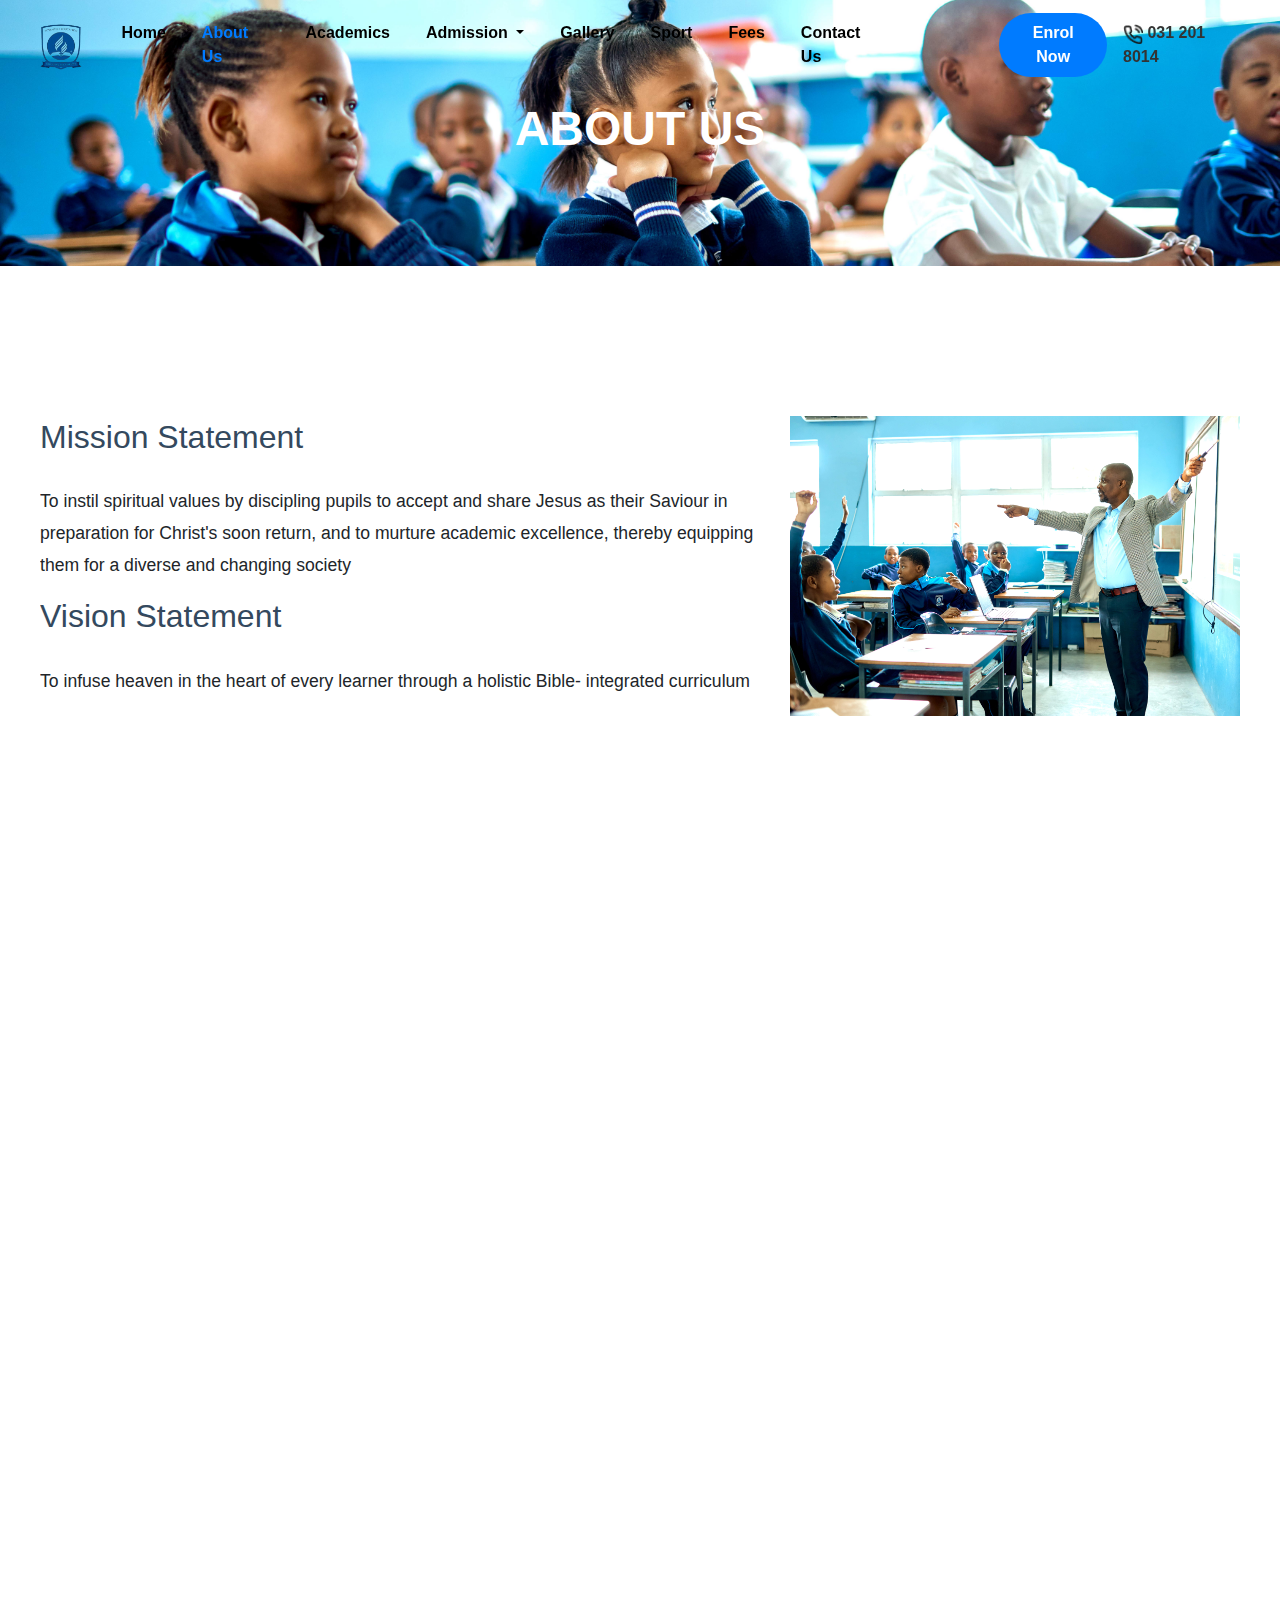
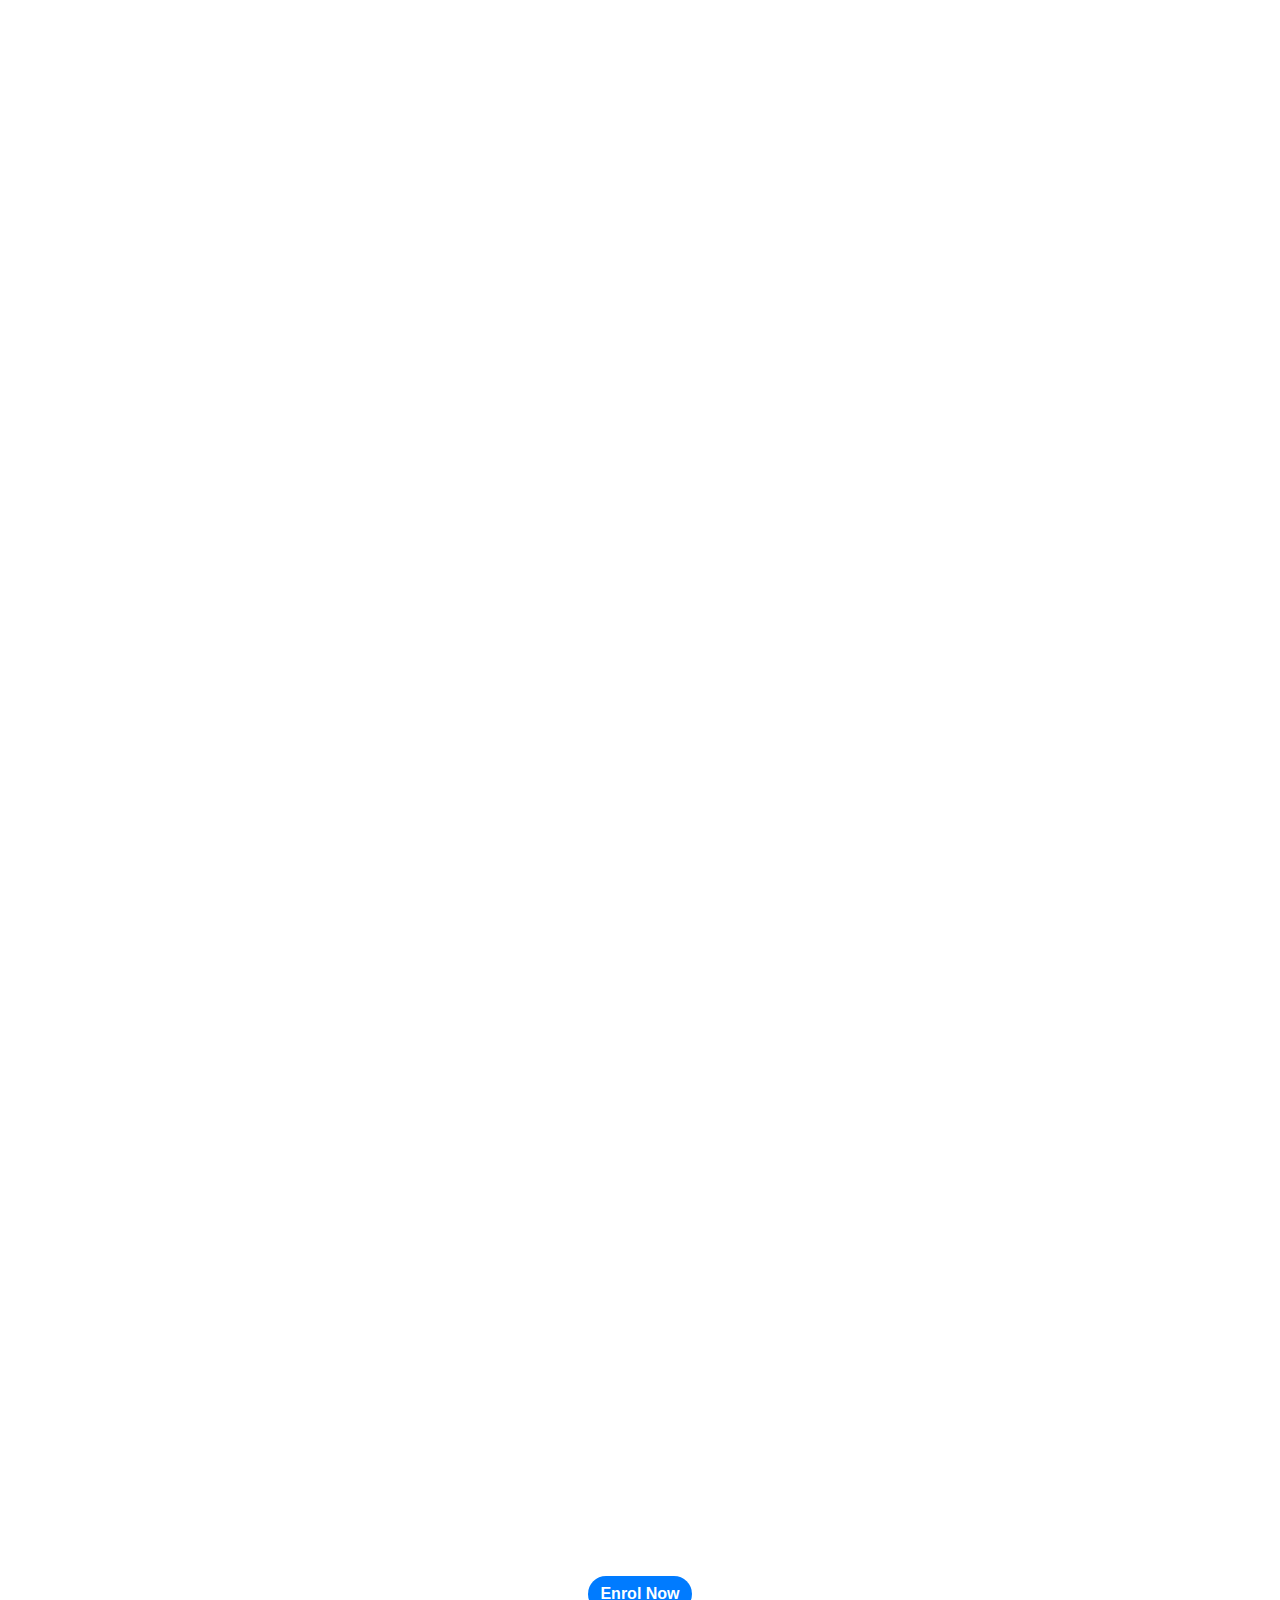
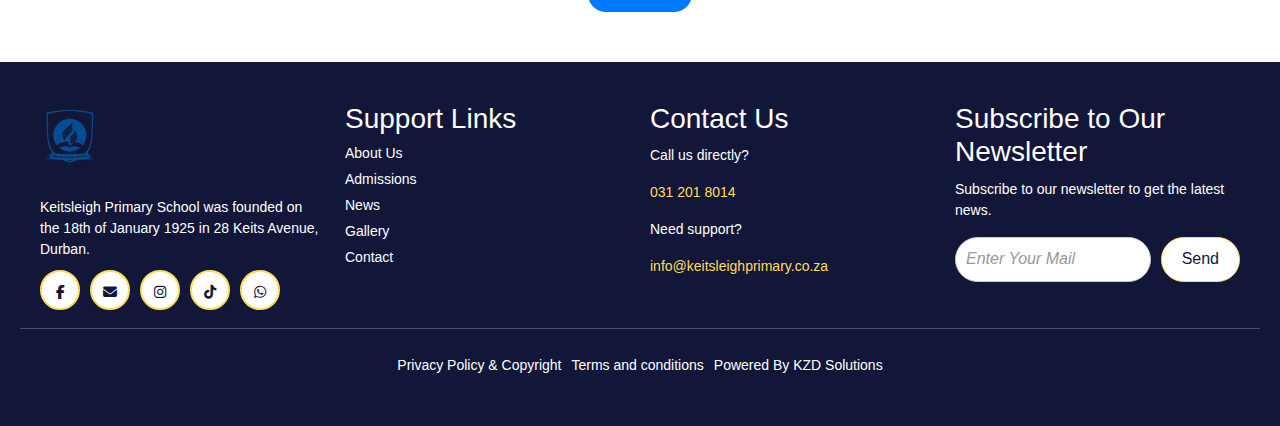
<file: AboutUs.html>
<!DOCTYPE html>
<html lang="en">

<head>
<meta charset="UTF-8">
<meta name="viewport" content="width=device-width, initial-scale=1.0">
<title>About Keitsleigh Primary School</title>

<!-- SEO Meta Tags -->
<meta name="description" content="Learn about Keitsleigh Primary School, its mission, vision, values, and dedication to providing quality education. Shaping the future of young learners.">
<meta name="keywords" content="Keitsleigh Primary School, About Keitsleigh School, mission, vision, quality education, primary school">
<meta name="author" content="Keitsleigh Primary School">
<meta name="robots" content="index, follow">

<!-- Open Graph Meta Tags for Social Media -->
<meta property="og:title" content="About Keitsleigh Primary School">
<meta property="og:description" content="Discover the mission, vision, and values of Keitsleigh Primary School, committed to shaping bright futures through education.">
<meta property="og:image" content="https://keitsleighprimary.co.za/images/logo.png">
<meta property="og:url" content="https://keitsleighprimary.co.za/about.html">
<meta property="og:type" content="website">

<!-- Twitter Card Meta Tags -->
<meta name="twitter:card" content="summary_large_image">
<meta name="twitter:title" content="About Keitsleigh Primary School">
<meta name="twitter:description" content="Learn more about Keitsleigh Primary School's dedication to education, mission, and values.">
<meta name="twitter:image" content="https://keitsleighprimary.co.za/images/logo.png">

<!-- External Stylesheets -->
<link href="https://cdn.jsdelivr.net/npm/bootstrap@5.3.0/dist/css/bootstrap.min.css" rel="stylesheet">
<link href="https://cdnjs.cloudflare.com/ajax/libs/font-awesome/6.5.1/css/all.min.css" rel="stylesheet">
<link rel="stylesheet" href="style.css">

        <link rel="icon" type="image/x-icon" href="../images/logo.png" >
        
        
        <!-- Google tag (gtag.js) -->
<script async src="https://www.googletagmanager.com/gtag/js?id=G-NNZ70BR7KQ"></script>
<script>
  window.dataLayer = window.dataLayer || [];
  function gtag(){dataLayer.push(arguments);}
  gtag('js', new Date());

  gtag('config', 'G-NNZ70BR7KQ');
</script>

    <style>
        h2 {
            text-align: center;
            color: #333;
        }
    
        label {
            display: block;
            margin-bottom: 8px;
            color: #555;
        }
    
        input[type="text"] {
            padding: 10px;
            margin-bottom: 15px;
            border: 1px solid #ccc;
            border-radius: 5px;
        }
    
        button {
            padding: 10px;
            background-color: #007bff;
            color: #fff;
            border: none;
            border-radius: 5px;
            cursor: pointer;
            font-size: 16px;
        }
    
        button:hover {
            background-color: #a78913;
        }
    
        .status-container {
            margin-top: 20px;
            padding: 10px;
            border: 1px solid #ccc;
            border-radius: 5px;
            background-color: #e7f3fe;
            display: none;
            /* Initially hidden */
        }
    
        .error {
            color: red;
            margin-top: 10px;
        }
    </style>

</head>

<body>
    <!-- Responsive Navbar -->
<nav class="navbar navbar-expand-lg navbar-light fixed-top">
    <div class="container-fluid">
        <a class="navbar-brand" href="#">
            <img src="./images/Keitsleighschool-logo.png.png" alt="School Logo" loading="lazy">
        </a>
        <button class="navbar-toggler" type="button" data-bs-toggle="collapse" data-bs-target="#navbarNav"
            aria-controls="navbarNav" aria-expanded="false" aria-label="Toggle navigation">
            <span><i class="fa-solid fa-bars"></i></span>
        </button>
        <div class="collapse navbar-collapse" id="navbarNav">
            <ul class="navbar-nav ms-auto">
                <li class="nav-item">
                    <a class="nav-link " href="index.html">Home</a> <!-- Set "active" for the current page -->
                </li>
                <li class="nav-item">
                    <a class="nav-link active" href="AboutUs.html">About Us</a>
                </li>
                <li class="nav-item">
                    <a class="nav-link" href="Academic.html">Academics</a>
                </li>
                <li class="nav-item dropdown">
                    <a class="nav-link dropdown-toggle" href="#" id="admissionDropdown" role="button"
                        data-bs-toggle="dropdown" aria-expanded="false">
                        Admission
                    </a>
                    <ul class="dropdown-menu" aria-labelledby="admissionDropdown">
                        <li><a class="dropdown-item" href="Admission.html">Apply Now</a></li>
                        <li><a class="dropdown-item" href="#" data-bs-toggle="modal"
                                data-bs-target="#trackApplicationModal">Track Application</a></li>
                    </ul>
                </li>
                <li class="nav-item" style="margin-right: 0px">
                    <a class="nav-link" href="Gallery.html">Gallery</a>
                </li>
                <li class="nav-item" style="margin-right: 0px;">
                    <a class="nav-link" href="Sport.html">Sport</a>
                </li>
                <li class="nav-item" style="margin-right: 0px;">
                    <a class="nav-link" href="fees.html">Fees</a>
                </li>
                <li class="nav-item" style="margin-right: 100px;">
                    <a class="nav-link" href="ContactUs.html">Contact Us</a>
                </li>
                <li class="nav-item">
                    <a class="btn enroll-now-btn" href="Admission.html">Enrol Now</a>
                </li>
            </ul>
            <span class="contact-number ms-3 d-none d-lg-inline">
                <img src="./SchoolImages/Icon.png" alt="Phone Icon" width="20" height="20"> 031 201 8014
            </span>

        </div>
    </div>
</nav>

    <!-- About Header -->
    <header class="about-header">
        <h1>ABOUT US</h1>
    </header>

        <section class="section container">

        <div class="section-content">

            <div class="section-text" >
                    <h2 style="margin-bottom: 100px;">Mission Statement</h2>


                <p style="text-align: left;margin-top: -70px;">To instil spiritual values by discipling pupils to accept and share Jesus as their Saviour in preparation for Christ's soon return, and to murture academic excellence, thereby equipping them for a diverse and changing society</p>


                <h2 style="margin-bottom: 100px;">Vision Statement</h2>
                
                
                <p style="text-align: left;margin-top: -70px;">To infuse heaven in the heart of every learner through a holistic Bible- integrated curriculum</p>
                </div>
                            <img src="./SchoolImages/DSC08896.jpg" alt="Mission Image" loading="lazy">


                
            </div>
        </div>
    </section>
    <section class="section container" style="margin-top: -40px;">
        <!-- <h2 style="margin-left: 490px;">Uniforms</h2> -->
        <div class="section-content">
                        <img src="./SchoolImages/DSC08923.jpg" alt="Uniform Image" loading="lazy">

            <div class="section-text">
                        <h2>Uniforms</h2>

                <p style="text-align: left;">Students are required to wear the school uniform at all times. The uniform reflects the pride we take
                    in our school and ensures equality among all students.</p>
            </div>
        </div>
    </section>

    <section class="section container" style="margin-top: 0px;">
        <div class="section-content">

            <div class="section-text">
                <h2 style="margin-bottom: 20px;">School Hours and Punctuality</h2>

                <p style="text-align: left;">Our school day starts at 07:30. For Grades R to 2 it ends at 12:30 from Monday to
                    Friday. Grade 3 finishes at 13:00, while Grades 4 to 7 conclude at 14:00 from Monday to Thursday and at 13:00 on
                    Friday. Students are expected to arrive on time and be ready for class. Punctuality is important to ensure a smooth
                    and effective learning experience.</p>

            </div>
                        <img src="./SchoolImages/DSC09052.jpg" alt="School Hours Image" loading="lazy">

        </div>
    </section>

    <section class="section container" >
        <div class="section-content">
                        <img src="./SchoolImages/DSC08941.jpg" alt="Attendance Image" loading="lazy">

            <div class="section-text">
                        <h2 style="margin-bottom: 20px;">Attendance</h2>

                <p style="text-align: left;">Regular attendance is essential for academic success. We ask that parents notify the school in
                    advance for any planned absences, and inform us promptly if a child is sick or unable to attend.</p>
            </div>
        </div>
    </section>

    <section class="section container" >
        <div class="section-content">

            <div class="section-text">
                        <h2 style="margin-bottom: 20px;">General Rules</h2>

                <p style="text-align: left;">Students are expected to respect the rules of the school, adhere to classroom conduct, and foster a
                    positive environment by being kind and considerate to others.</p>
            </div>
                        <img src="./SchoolImages/DSC08959.jpg" alt="General Rules Image" loading="lazy">

        </div>
    </section>

    <section class="section container">
        <div class="section-content">
                        <img src="./SchoolImages/DSC08979.jpg" alt="Progression Image" loading="lazy">

            <div class="section-text">
                        <h2 style="margin-bottom: 20px;">Progression and Promotion Requirements</h2>

                <p style="text-align: left;">To progress to the next grade, students must meet academic benchmarks and demonstrate consistent
                    effort. Teachers and staff work closely with parents to ensure that every child is supported in
                    their academic journey.</p>
            </div>

        </div>
      
    </section>
    <a class="btn" href="Admission.html"
        style="background-color: #007bff; color: white; border-radius: 50px; font-weight: bold; border: none; transition: background-color 0.3s, transform 0.3s; text-align: center; display: block; width: fit-content; margin: 0 auto; margin-bottom: 50px;">
        Enrol Now
    </a>

    <!-- Modal -->
    <div class="modal fade" id="trackApplicationModal" tabindex="-1" aria-labelledby="trackApplicationModalLabel"
        aria-hidden="true">
        <div class="modal-dialog modal-dialog-centered">
            <div class="modal-content">
                <div class="modal-header">
                    <h5 class="modal-title" id="trackApplicationModalLabel">Admission Status Tracker</h5>
                    <button type="button" class="btn-close" data-bs-dismiss="modal" aria-label="Close"></button>
                </div>
                <div class="modal-body">
                    <label for="trackNumber">Enter Learner ID or Registration Number</label>
                    <input type="text" id="trackNumber" placeholder="Learner ID or Registration Number" required>
                    <button id="trackButton" onclick="trackStatus()">Track Status</button>
    
                    <div class="status-container" id="statusContainer">
                        <h3>Status:</h3>
                        <p id="statusMessage"></p>
                        <p class="error" id="errorMessage"></p>
                    </div>
                </div>
            </div>
        </div>
    </div>

    <div id="footer"></div>
    <script src="footer.js"></script>

    <script src="https://cdn.jsdelivr.net/npm/bootstrap@5.3.0/dist/js/bootstrap.bundle.min.js"></script>

<!-- Header Animation -->
<script>
    // Get the navbar element
    const navbar = document.querySelector('.navbar');

    // Store the last scroll position to detect scroll direction
    let lastScrollTop = 0;

    // Set an initial background color for the navbar
    navbar.style.backgroundColor = 'transparent'; // Initial state

    // Scroll threshold to detect when to switch to transparent background
    const scrollThreshold = 50; // When scrolling up and the scroll position is less than this, set transparent

    // Listen to the scroll event
    window.addEventListener('scroll', function () {
        let currentScroll = window.pageYOffset || document.documentElement.scrollTop;

        // Check if the user is scrolling down or up
        if (currentScroll > lastScrollTop) {
            // Scrolling down, set the background to white
            navbar.style.backgroundColor = '#ffffff'; // White background
        } else {
            // Scrolling up, check if the user is near the top
            if (currentScroll <= scrollThreshold) {
                navbar.style.backgroundColor = 'transparent'; // Transparent background
            } else {
                navbar.style.backgroundColor = '#ffffff'; // Keep it white if scrolling up but not at the top yet
            }
        }

        // Update the last scroll position
        lastScrollTop = currentScroll <= 0 ? 0 : currentScroll;
    });


</script>


    <script>
        // Intersection Observer to add "visible" class when sections come into view
        const sections = document.querySelectorAll('.section');

        const observerOptions = {
            threshold: 0.5
        };

        const observer = new IntersectionObserver((entries, observer) => {
            entries.forEach(entry => {
                if (entry.isIntersecting) {
                    entry.target.classList.add('visible');
                }
            });
        }, observerOptions);

        sections.forEach(section => {
            observer.observe(section);
        });
    </script>

    <script>
        document.addEventListener('DOMContentLoaded', function () {
            const navbarToggler = document.querySelector('.navbar-toggler');
            const navbarCollapse = document.querySelector('#navbarNav');

            navbarToggler.addEventListener('click', function () {
                // Toggle the 'no-scroll' class on the body
                document.body.classList.toggle('no-scroll', navbarCollapse.classList.contains('show'));
            });

            // Listen for when the collapse menu is hidden
            navbarCollapse.addEventListener('hidden.bs.collapse', function () {
                document.body.classList.remove('no-scroll');
            });

            // Listen for when the collapse menu is shown
            navbarCollapse.addEventListener('shown.bs.collapse', function () {
                document.body.classList.add('no-scroll');
            });
        });
    </script>
</body>

</html>
</file>
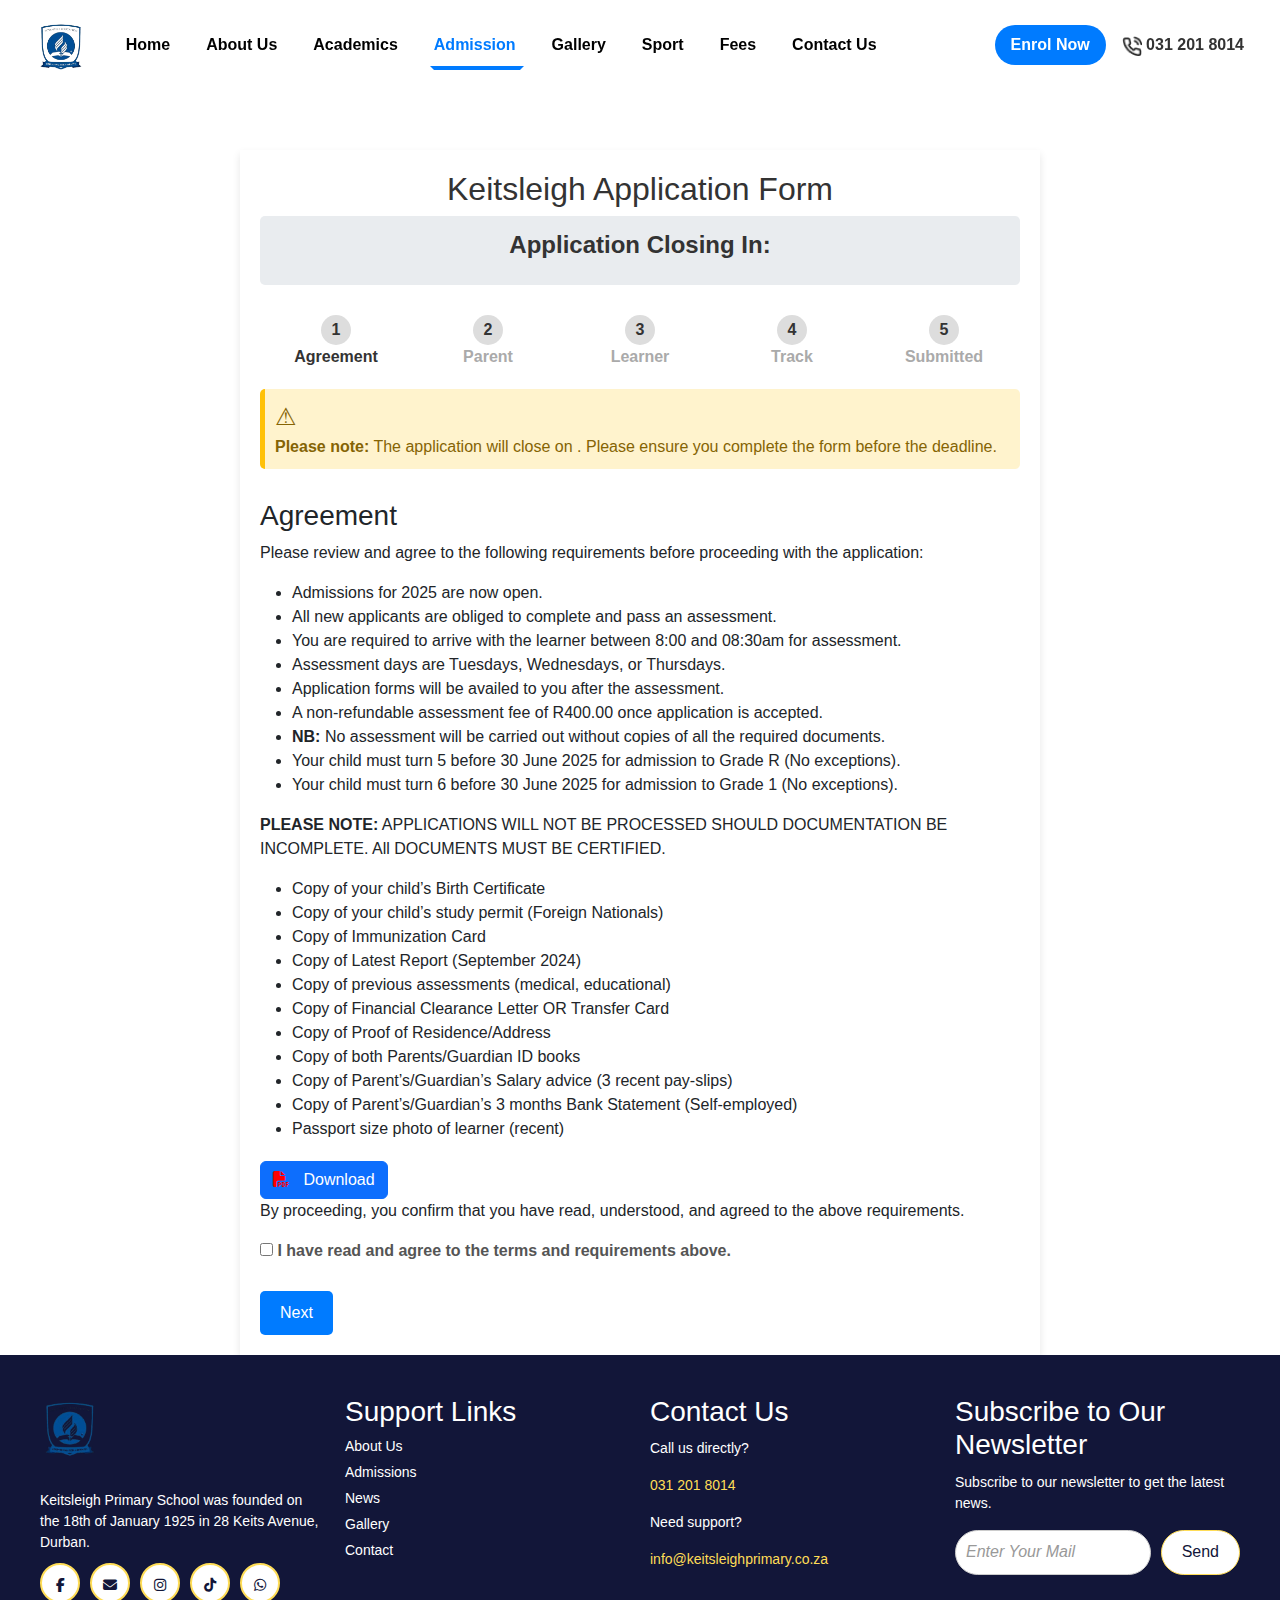
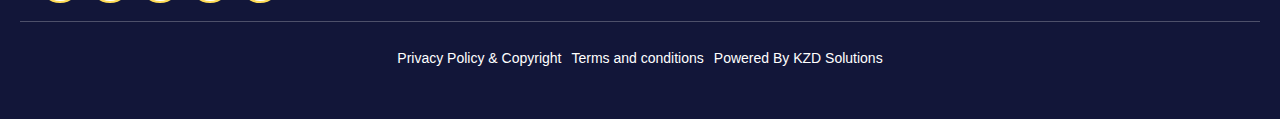
<file: Admission.html>
<!DOCTYPE html>
<html lang="en">

<head>
    <meta charset="UTF-8">
    <meta name="viewport" content="width=device-width, initial-scale=1.0">
    <link rel="icon" type="image/x-icon" href="../images/logo.png">

    <title>Keitsleigh Primary School Admission</title>

    <!-- SEO Meta Tags -->
    <meta name="description"
        content="Learn about the Keitsleigh Primary School admission process, requirements, and application guidelines. Start your child's educational journey with us.">
    <meta name="keywords"
        content="Keitsleigh Primary School admission, school registration, enrollment, application process, admission requirements">
    <meta name="author" content="Keitsleigh Primary School">
    <meta name="robots" content="index, follow">

    <!-- Open Graph Meta Tags for Social Media -->
    <meta property="og:title" content="Keitsleigh Primary School Admission">
    <meta property="og:description"
        content="Find all the details about admissions at Keitsleigh Primary School, including registration, enrollment, and requirements.">
    <meta property="og:image" content="https://keitsleighprimary.co.za/images/logo.png">
    <meta property="og:url" content="https://keitsleighprimary.co.za/admission.html">
    <meta property="og:type" content="website">

    <!-- Twitter Card Meta Tags -->
    <meta name="twitter:card" content="summary_large_image">
    <meta name="twitter:title" content="Keitsleigh Primary School Admission">
    <meta name="twitter:description"
        content="Start your child's journey at Keitsleigh Primary School. Learn about our admission process and requirements.">
    <meta name="twitter:image" content="https://keitsleighprimary.co.za/images/logo.png">

    <!-- External Stylesheets -->
    <link href="https://cdn.jsdelivr.net/npm/bootstrap@5.3.0/dist/css/bootstrap.min.css" rel="stylesheet">
    <link href="https://cdnjs.cloudflare.com/ajax/libs/font-awesome/6.5.1/css/all.min.css" rel="stylesheet">


    <link rel="stylesheet" href="style.css">
    <link rel="icon" type="image/x-icon" href="/images/favicon.ico">

    <!-- Google tag (gtag.js) -->
    <script async src="https://www.googletagmanager.com/gtag/js?id=G-NNZ70BR7KQ"></script>
    <script>
        window.dataLayer = window.dataLayer || [];
        function gtag() { dataLayer.push(arguments); }
        gtag('js', new Date());

        gtag('config', 'G-NNZ70BR7KQ');
    </script>


</head>
<style>
    h2 {
        text-align: center;
        color: #333;
    }

    label {
        display: block;
        margin-bottom: 8px;
        color: #555;
    }

    input[type="text"] {
        padding: 10px;
        margin-bottom: 15px;
        border: 1px solid #ccc;
        border-radius: 5px;
    }

    button {
        padding: 10px;
        background-color: #007BFF;
        color: #fff;
        border: none;
        border-radius: 5px;
        cursor: pointer;
        font-size: 16px;
    }

    button:hover {
        background-color: #a78913;
    }

    .status-container {
        margin-top: 20px;
        padding: 10px;
        border: 1px solid #ccc;
        border-radius: 5px;
        background-color: #e7f3fe;
        display: none;
        /* Initially hidden */
    }

    .error {
        color: red;
        margin-top: 10px;
    }
</style>



<body>
    <!-- Responsive Navbar -->
<nav class="navbar navbar-expand-lg navbar-light fixed-top">
    <div class="container-fluid">
        <a class="navbar-brand" href="#">
            <img src="./images/Keitsleighschool-logo.png.png" alt="School Logo" loading="lazy">
        </a>
        <button class="navbar-toggler" type="button" data-bs-toggle="collapse" data-bs-target="#navbarNav"
            aria-controls="navbarNav" aria-expanded="false" aria-label="Toggle navigation">
            <span><i class="fa-solid fa-bars"></i></span>
        </button>
        <div class="collapse navbar-collapse" id="navbarNav">
            <ul class="navbar-nav ms-auto">
                <li class="nav-item">
                    <a class="nav-link" href="index.html">Home</a> <!-- Set "active" for the current page -->
                </li>
                <li class="nav-item">
                    <a class="nav-link" href="AboutUs.html">About Us</a>
                </li>
                <li class="nav-item">
                    <a class="nav-link" href="Academic.html">Academics</a>
                </li>
                <li class="nav-item dropdown">
                    <a class="nav-link dropdown-toggle active" href="#" id="admissionDropdown" role="button"
                        data-bs-toggle="dropdown" aria-expanded="false">
                        Admission
                    </a>
                    <ul class="dropdown-menu" aria-labelledby="admissionDropdown">
                        <li><a class="dropdown-item" href="Admission.html">Apply Now</a></li>
                        <li><a class="dropdown-item" href="#" data-bs-toggle="modal"
                                data-bs-target="#trackApplicationModal">Track Application</a></li>
                    </ul>
                </li>
                <li class="nav-item" style="margin-right: 0px">
                    <a class="nav-link" href="Gallery.html">Gallery</a>
                </li>
                <li class="nav-item" style="margin-right: 0px;">
                    <a class="nav-link" href="Sport.html">Sport</a>
                </li>
                <li class="nav-item" style="margin-right: 0px;">
                    <a class="nav-link" href="fees.html">Fees</a>
                </li>
                <li class="nav-item" style="margin-right: 100px;">
                    <a class="nav-link" href="ContactUs.html">Contact Us</a>
                </li>
                <li class="nav-item">
                    <a class="btn enroll-now-btn" href="Admission.html">Enrol Now</a>
                </li>
            </ul>
            <span class="contact-number ms-3 d-none d-lg-inline">
                <img src="./SchoolImages/Icon.png" alt="Phone Icon" width="20" height="20"> 031 201 8014
            </span>

        </div>
    </div>
</nav>



    <div class="Containerss" style="margin-top: 150px;">
        <h2>Keitsleigh Application Form</h2>
        <!-- Countdown to application closure -->
        <div id="countdownContainer" class="countdown-container">
            <div class="countdown-message">
                <h4>Application Closing In:</h4>
                <div id="countdown" class="countdown-timer"></div>
            </div>
        </div>





        <ul class="progress-bars">
            <li class="progress-step active" id="stepAgreement">Agreement</li>
            <li class="progress-step" id="stepParent">Parent</li>
            <li class="progress-step" id="stepLearner">Learner</li>
            <li class="progress-step" id="stepTrack">Track</li>
            <li class="progress-step" id="stepSubmitted">Submitted</li>
        </ul>


        <!-- Agreement Section -->
        <div id="agreementSection" class="form-section active">

            <div class="caution-notice">
                <ul>
                    <li>
                        <span class="caution-icon">&#9888;</span>
                        <div>
                            <strong>Please note:</strong> The application will close on
                            <strong id="deadlineMessage"></strong>. Please ensure you complete the form before the
                            deadline.
                        </div>
                    </li>
                </ul>
            </div>


            <h3>Agreement</h3>
            <p>Please review and agree to the following requirements before proceeding with the application:</p>
            <ul>
                <li>Admissions for 2025 are now open.</li>
                <li>All new applicants are obliged to complete and pass an assessment.</li>
                <li>You are required to arrive with the learner between 8:00 and 08:30am for assessment.</li>
                <li>Assessment days are Tuesdays, Wednesdays, or Thursdays.</li>
                <li>Application forms will be availed to you after the assessment.</li>
                <li>
                    A non-refundable assessment fee of R400.00 once application is accepted.</li>
                <li><strong>NB:</strong> No assessment will be carried out without copies of all the required documents.
                </li>
                <li>Your child must turn 5 before 30 June 2025 for admission to Grade R (No exceptions).</li>
                <li>Your child must turn 6 before 30 June 2025 for admission to Grade 1 (No exceptions).</li>
            </ul>

            <p><strong>PLEASE NOTE:</strong> APPLICATIONS WILL NOT BE PROCESSED SHOULD DOCUMENTATION BE INCOMPLETE. All
                DOCUMENTS
                MUST BE CERTIFIED.</p>
            <ul>
                <li>Copy of your child’s Birth Certificate</li>
                <li>Copy of your child’s study permit (Foreign Nationals)</li>
                <li>Copy of Immunization Card</li>
                <li>Copy of Latest Report (September 2024)</li>
                <li>Copy of previous assessments (medical, educational)</li>
                <li>Copy of Financial Clearance Letter OR Transfer Card</li>
                <li>Copy of Proof of Residence/Address</li>
                <li>Copy of both Parents/Guardian ID books</li>
                <li>Copy of Parent’s/Guardian’s Salary advice (3 recent pay-slips)</li>
                <li>Copy of Parent’s/Guardian’s 3 months Bank Statement (Self-employed)</li>
                <li>Passport size photo of learner (recent)</li>
            </ul>
            <div style="margin-top: 20px;">
                <a href="FEES Doc.pdf" download="Fees2025.pdf" id="downloadFeesButton" class="btn btn-primary">
                    <i class="fas fa-file-pdf" style="color: red; margin-right: 10px;"></i> Download
                </a>
            </div>



            <p>
                By proceeding, you confirm that you have read, understood, and agreed to the above requirements.
            </p>


            <label>
                <input type="checkbox" id="agreementCheckbox" onclick="toggleNextButton()">
                <strong>I have read and agree to the terms and requirements above.</strong>
            </label>



            <div class="button-container">
                <button type="button" id="nextButton" class="button next" disabled
                    onclick="showNextSection('parentForm')">Next</button>
            </div>
        </div>

        <!-- Parent/Guardian Form Section -->
        <div id="parentForm" class="form-section ">
            <h3>Parent/Guardian Information</h3>
            <form id="parentFormData">
                <label for="parentName">Parent/Guardian Name</label>
                <input type="text" id="parentName" name="parentName" placeholder="Full Name" required>

                <label for="parentID">ID Number</label>
                <input type="number" id="parentID" name="parentID" oninput="enforceMaxLength(event)"
                    placeholder="Enter 13-digit ID" required>
                <div id="idError" style="color: red;"></div>

                <label for="parentEmail">Email</label>
                <input type="email" id="parentEmail" name="parentEmail" placeholder="e.g. parent@example.com" required>

                <label for="parentPhone">Phone Number</label>
                <input type="text" id="parentPhone" name="parentPhone" placeholder="0XXXXXXXXX" maxlength="10"
                    oninput="validateParentPhone()" required>
                <div id="phoneError" style="color: red;"></div>

                <label for="Paddress">Address</label>
                <input type="text" id="Paddress" name="Paddress" placeholder="Home Address" required>
                <label for="parentDoc">Copy of Parent/Guardian ID books</label>
                <input type="file" id="parentDoc" name="parentDoc"
                    accept="image/*,application/pdf,application/msword,application/vnd.openxmlformats-officedocument.wordprocessingml.document">

                <label for="proofOfAddressFile">Copy of Proof of Residence/Address</label>
                <input type="file" id="proofOfAddressFile" name="proofOfAddressFile"
                    accept="image/*,application/pdf,application/msword,application/vnd.openxmlformats-officedocument.wordprocessingml.document">

                <label for="salaryAdviceFile">Copy of Parent’s/Guardian’s Salary advice (3 recent Pay-slips)</label>
                <input type="file" id="salaryAdviceFile" name="salaryAdviceFile"
                    accept="image/*,application/pdf,application/msword,application/vnd.openxmlformats-officedocument.wordprocessingml.document">

                <label for="bankStatementFile">Copy of Parent’s/Guardian’s 3 months Bank Statement
                    (Self-employed)</label>
                <input type="file" id="bankStatementFile" name="bankStatementFile"
                    accept="image/*,application/pdf,application/msword,application/vnd.openxmlformats-officedocument.wordprocessingml.document">

                <p class="note-text">Take Note: Please Upload Image, PDF and Docx Only!</p>

                <div class="button-container">
                    <button type="button" class="button prev"
                        onclick="showPrevSection('agreementSection')">Previous</button>

                    <button type="button" class="button next" onclick="validateParentForm()">Next</button>

                </div>

            </form>
            <div id="formErrors" style="color: red; margin-top: 10px;"></div>

        </div>

        <!-- Learner Form Section -->
        <div id="learnerForm" class="form-section">
            <h3>Learner Information</h3>
            <form id="learnerFormData">

                <label for="Fname">First Name</label>
                <input type="text" id="Fname" name="Fname" required>

                <label for="Sname">Second Name</label>
                <input type="text" id="Sname" name="Sname">

                <label for="Surname">Surname</label>
                <input type="text" id="Surname" name="Surname" required>

                <label for="LearnerID">ID Number</label>
                <input type="text" id="LearnerID" placeholder="Enter 13-digit Learner ID" maxlength="13"
                    oninput="updateLearnerDob()" required>

                <div id="learnerIdMessage" style="color: red;"></div>
                <label for="learnerDob">Date of Birth</label>

                <input type="date" id="learnerDob" name="learnerDob" readonly>


                <label for="learnerIDCard">Copy of your child’s Birth Certificate</label>
                <input type="file" id="learnerIDCard" name="learnerIDCard"
                    accept="image/*,application/pdf,application/msword,application/vnd.openxmlformats-officedocument.wordprocessingml.document"
                    required>

                <label for="learnerGrade">Grade Applying For</label>
                <select id="learnerGrade" style="width: 200px;" name="learnerGrade" required>
                    <option value="" disabled selected>Select a grade</option>
                    <option value="1">Grade R</option>
                    <option value="2">Grade 1</option>
                    <option value="3">Grade 2</option>
                    <option value="4">Grade 3</option>
                    <option value="5">Grade 4</option>
                    <option value="6">Grade 5</option>
                    <option value="7">Grade 6</option>
                    <option value="8">Grade 7</option>
                </select>
                <label for="previousSchoolRemoval">Removal from Previous School</label>
                <input type="file" id="previousSchoolRemoval" name="previousSchoolRemoval"
                    accept="image/*,application/pdf,application/msword,application/vnd.openxmlformats-officedocument.wordprocessingml.document"
                    required>

                <label for="Gender">Gender</label>
                <select id="Gender" style="width: 200px;" name="Gender" required>
                    <option value="" disabled selected>Select a Gender</option>
                    <option value="Male">Male </option>
                    <option value="Female">Female </option>

                </select>


                <!-- Study Permit Field -->
                <div class="input-group">
                    <label for="studyPermitFile">Copy of your child’s study permit (Foreign Nationals)</label>
                    <input type="file" id="studyPermitFile" name="studyPermitFile"
                        accept="image/*,application/pdf,application/msword,application/vnd.openxmlformats-officedocument.wordprocessingml.document"
                        placeholder="Optional if outside country">
                    <small class="form-text text-muted" style="color: #d9534f; margin-top: 5px;">
                        <strong>Note:</strong> Providing a falsified permit will result in legal action.
                    </small>
                </div>

                <label for="immunizationCardFile">Copy of Immunization Card</label>
                <input type="file" id="immunizationCardFile" name="immunizationCardFile"
                    accept="image/*,application/pdf,application/msword,application/vnd.openxmlformats-officedocument.wordprocessingml.document">

                <label for="reportCard">Upload Report (September 2024)</label>
                <input type="file" id="reportCard" name="reportCard"
                    accept="image/*,application/pdf,application/msword,application/vnd.openxmlformats-officedocument.wordprocessingml.document"
                    required>

                <label for="previousAssessmentsFile">Copy of previous assessments (medical, educational)</label>
                <input type="file" id="previousAssessmentsFile" name="previousAssessmentsFile"
                    accept="image/*,application/pdf,application/msword,application/vnd.openxmlformats-officedocument.wordprocessingml.document">

                <label for="financialClearanceFile">Copy of Financial Clearance Letter OR Transfer Card</label>
                <input type="file" id="financialClearanceFile" name="financialClearanceFile"
                    accept="image/*,application/pdf,application/msword,application/vnd.openxmlformats-officedocument.wordprocessingml.document">

                <label for="passportPhotoFile">Passport size photo of learner (recent)</label>
                <input type="file" id="passportPhotoFile" name="passportPhotoFile"
                    accept="image/*,application/pdf,application/msword,application/vnd.openxmlformats-officedocument.wordprocessingml.document">
                <p class="note-text">Take Note: Please Upload Images and Docx Only!</p>


                <div class="button-container">
                    <button type="button" class="button prev" onclick="showPrevSection('parentForm')">Previous</button>

                    <button type="button" class="button next" id="nextButton"
                        onclick="validateLearnerForm()">Next</button>
                </div>


            </form>
            <div id="learnerFormErrors" style="color: red; margin-top: 10px;"></div>

        </div>

        <!-- Submit Section -->
        <div id="emailSection" class="form-section">
            <h3>Track Your Application</h3>
            <form id="trackingForm">
                <label for="trackingEmail">Enter Your Email</label>
                <input type="email" id="trackingEmail" name="trackingEmail" required>

                <div class="button-container">
                    <button type="button" class="button prev" onclick="showPrevSection('learnerForm')">Previous</button>
                    <button type="submit" id="submitButton" class="button save">Save & Submit</button>

                </div>
            </form>
        </div>



    </div>
    <!-- Application Closed Modal -->
    <div id="closedOverlay" class="closed-overlay" style="display: none;">
        <div class="closed-message">
            <h4><span style="color: red;">&#10060;</span> Application Closed</h4>
            <p>The application has closed as of <strong id="closedDate"></strong>. You can no longer proceed with this
                form.</p>
        </div>
    </div>

    <!-- Modal -->
    <div class="modal fade" id="trackApplicationModal" tabindex="-1" aria-labelledby="trackApplicationModalLabel"
        aria-hidden="true">
        <div class="modal-dialog modal-dialog-centered">
            <div class="modal-content">
                <div class="modal-header">
                    <h5 class="modal-title" id="trackApplicationModalLabel">Admission Status Tracker</h5>
                    <button type="button" class="btn-close" data-bs-dismiss="modal" aria-label="Close"></button>
                </div>
                <div class="modal-body">
                    <label for="trackNumber">Enter Learner ID or Registration Number</label>
                    <input type="text" id="trackNumber" placeholder="Learner ID or Registration Number" required>
                    <button id="trackButton" onclick="trackStatus()">Track Status</button>

                    <div class="status-container" id="statusContainer">
                        <h3>Status:</h3>
                        <p id="statusMessage"></p>
                        <p class="error" id="errorMessage"></p>
                    </div>
                </div>
            </div>
        </div>
    </div>

    <!-- Footer -->
    <div id="footer"></div>
    <script src="footer.js"></script>
    <!-- Bootstrap JS and Popper.js -->
    <!-- <script src="https://cdn.jsdelivr.net/npm/bootstrap@5.3.0-alpha3/dist/js/bootstrap.bundle.min.js"></script> -->
    <script src="https://cdn.jsdelivr.net/npm/bootstrap@5.3.0/dist/js/bootstrap.bundle.min.js"></script>



   <!-- - Header Animation --> 
<script>
    // Get the navbar element
    const navbar = document.querySelector('.navbar');

    // Store the last scroll position to detect scroll direction
    let lastScrollTop = 0;

    // Set an initial background color for the navbar
    navbar.style.backgroundColor = 'transparent'; // Initial state

    // Scroll threshold to detect when to switch to transparent background
    const scrollThreshold = 50; // When scrolling up and the scroll position is less than this, set transparent

    // Listen to the scroll event
    window.addEventListener('scroll', function () {
        let currentScroll = window.pageYOffset || document.documentElement.scrollTop;

        // Check if the user is scrolling down or up
        if (currentScroll > lastScrollTop) {
            // Scrolling down, set the background to white
            navbar.style.backgroundColor = '#ffffff'; // White background
        } else {
            // Scrolling up, check if the user is near the top
            if (currentScroll <= scrollThreshold) {
                navbar.style.backgroundColor = 'transparent'; // Transparent background
            } else {
                navbar.style.backgroundColor = '#ffffff'; // Keep it white if scrolling up but not at the top yet
            }
        }

        // Update the last scroll position
        lastScrollTop = currentScroll <= 0 ? 0 : currentScroll;
    });


</script>

    <script>
        document.addEventListener("DOMContentLoaded", async function () {
            const deadlineMessage = document.getElementById("deadlineMessage");
            const closedDate = document.getElementById("closedDate");
            const countdownElement = document.getElementById("countdown");
            const countdownContainer = document.getElementById("countdownContainer");
            const closedOverlay = document.getElementById("closedOverlay");

            let deadlineDate;

            // Fetch closing date from backend
            async function fetchClosingDate() {
                try {
                    const response = await fetch('https://app.kzdsolutions.co.za/api/application-closing-date');
                    if (!response.ok) {
                        throw new Error('Failed to fetch closing date');
                    }
                    const data = await response.json();
                    deadlineDate = data.closingDate ? new Date(data.closingDate) : null;
                } catch (error) {
                    console.error('Error fetching closing date:', error);
                    deadlineDate = null; // Set to null if there's an error
                }
            }

            // Display deadline message
            function displayDeadline() {
                if (deadlineDate) {
                    const formattedDate = deadlineDate.toLocaleDateString("en-US", {
                        year: "numeric",
                        month: "long",
                        day: "numeric",
                    });

                    deadlineMessage.textContent = formattedDate;
                    closedDate.textContent = formattedDate;
                } else {
                    countdownContainer.style.display = "none"; // Hide countdown if no deadline
                }
            }

            // Countdown function
            function startCountdown() {
                if (deadlineDate) {
                    const interval = setInterval(() => {
                        const now = new Date().getTime();
                        const timeLeft = deadlineDate - now;

                        if (timeLeft > 0) {
                            const days = Math.floor(timeLeft / (1000 * 60 * 60 * 24));
                            const hours = Math.floor((timeLeft % (1000 * 60 * 60 * 24)) / (1000 * 60 * 60));
                            const minutes = Math.floor((timeLeft % (1000 * 60 * 60)) / (1000 * 60));
                            const seconds = Math.floor((timeLeft % (1000 * 60)) / 1000);

                            countdownElement.textContent = `${days}d ${hours}h ${minutes}m ${seconds}s`;
                        } else {
                            // Time has run out
                            clearInterval(interval);
                            countdownContainer.style.display = "none"; // Hide countdown
                            closedOverlay.style.display = "flex"; // Show overlay
                            disableForm();
                        }
                    }, 1000);
                }
            }

            // Enable only the application forms
            function enableForms() {
                const formSections = document.querySelectorAll(".form-section input, .form-section button, .form-section select");
                formSections.forEach((input) => {
                    input.disabled = false; // Enable each input field within the form sections
                });
            }

            // Disable only the application forms if deadline passed
            function disableForm() {
                const formSections = document.querySelectorAll(".form-section input, .form-section button, .form-section select");
                formSections.forEach((input) => {
                    input.disabled = true; // Disable form fields in the application sections
                });
            }

            // Initialize
            await fetchClosingDate();
            if (deadlineDate) {
                displayDeadline();
                startCountdown();
            } else {
                enableForms(); // Enable only the application form sections if no deadline
            }
        });

        // Function to enable/disable "Next" button based on checkbox state
        function toggleNextButton() {
            const checkbox = document.getElementById('agreementCheckbox');
            const nextButton = document.getElementById('nextButton');
            if (checkbox.checked) {
                nextButton.disabled = false;
                nextButton.style.backgroundColor = "#3498db";
            } else {
                nextButton.disabled = true;
                nextButton.style.backgroundColor = "gray";
            }
        }
    </script>


    <script>
        // Handle form submission
        document.getElementById("trackingForm").addEventListener("submit", async function (event) {
            event.preventDefault(); // Prevent default form submission

            const submitButton = document.getElementById("submitButton");

            // Disable the submit button to prevent multiple submissions
            submitButton.disabled = true;
            submitButton.textContent = "Processing...";

            const email = document.getElementById("trackingEmail").value;

            // Validate email format
            if (!validateEmail(email)) {
                alert("Please enter a valid email address.");
                resetButton();
                return;
            }

            // Retrieve parentData and learnerData from sessionStorage
            const parentData = JSON.parse(sessionStorage.getItem("parentData")) || {};
            const learnerData = JSON.parse(sessionStorage.getItem("learnerData")) || {};

            // Check if parentData and learnerData contain the necessary fields
            const { parentId } = parentData;
            const { learnerId } = learnerData;

            if (!parentId || !learnerId) {
                alert("Parent ID or Learner ID is missing. Please ensure that both forms have been filled out correctly.");
                resetButton();
                return;
            }

            // Fetch file inputs from learner form
            const reportCardFile = document.getElementById("reportCard").files[0];
            const previousSchoolRemovalFile = document.getElementById("previousSchoolRemoval").files[0];
            const learnerIDCardFile = document.getElementById("learnerIDCard").files[0];
            const parentDocFile = document.getElementById("parentDoc").files[0];
            const financialClearanceFile = document.getElementById('financialClearanceFile').files[0];
            const immunizationCardFile = document.getElementById('immunizationCardFile').files[0];
            const passportPhotoFile = document.getElementById('passportPhotoFile').files[0];
            const previousAssessmentsFile = document.getElementById('previousAssessmentsFile').files[0];
            const studyPermitFile = document.getElementById('studyPermitFile').files[0];


            const proofOfAddressFile = document.getElementById('proofOfAddressFile').files[0];
            const salaryAdviceFile = document.getElementById('salaryAdviceFile').files[0];
            const bankStatementFile = document.getElementById('bankStatementFile').files[0];

            // Create FormData object
            const formData = new FormData();
            formData.append("trackingEmail", email);
            formData.append("parentId", parentId);
            formData.append("learnerId", learnerId);

            // Append files to FormData
            if (parentDocFile) formData.append("parentDoc", parentDocFile);
            if (reportCardFile) formData.append("reportCard", reportCardFile);
            if (previousSchoolRemovalFile) formData.append("previousSchoolRemoval", previousSchoolRemovalFile);
            if (learnerIDCardFile) formData.append("learnerIDCard", learnerIDCardFile);


            if (financialClearanceFile) formData.append("financialClearanceFile", financialClearanceFile);
            if (immunizationCardFile) formData.append("immunizationCardFile", immunizationCardFile);
            if (previousAssessmentsFile) formData.append("previousAssessmentsFile", previousAssessmentsFile);
            if (studyPermitFile) formData.append("studyPermitFile", studyPermitFile);
            if (passportPhotoFile) formData.append("passportPhotoFile", passportPhotoFile);

            if (proofOfAddressFile) formData.append("proofOfAddressFile", proofOfAddressFile);
            if (bankStatementFile) formData.append("bankStatementFile", bankStatementFile);
            if (salaryAdviceFile) formData.append("salaryAdviceFile", salaryAdviceFile);

            // Append parentData and learnerData as JSON strings
            formData.append("parentData", JSON.stringify(parentData));
            formData.append("learnerData", JSON.stringify(learnerData));

            // Send the form data to the server
            try {
                const response = await fetch("https://app.kzdsolutions.co.za/register", {
                    method: "POST",
                    body: formData, // Send FormData directly
                });

                const data = await response.json();
                if (response.ok) {
                    sessionStorage.clear(); // Clear session storage
                    document.getElementById("parentFormData").reset();
                    document.getElementById("learnerFormData").reset();
                    document.getElementById("trackingForm").reset();

                    window.location.href = 'thank.html';
                } else {
                    alert(`Error: ${data.message}`);
                }
            } catch (error) {
                console.error("Error:", error);
                alert("Please be patient. The system is currently down. For assistance, please email the administrator. Please try again.");
                location.reload();

            } finally {
                // Reset button after processing
                resetButton();
            }
        });

        // Reset button to its original state
        function resetButton() {
            const submitButton = document.getElementById("submitButton");
            submitButton.disabled = false;
            submitButton.textContent = "Save & Submit";
        }
    </script>



    <script>


        // Function to show the next section
        function showNextSection(sectionId) {
            const sections = document.querySelectorAll('.form-section');
            sections.forEach(section => section.classList.remove('active'));
            document.getElementById(sectionId).classList.add('active');

            if (sectionId === 'learnerForm') {
                loadParentData(); // Load parent data when showing learner form
            } else if (sectionId === 'emailSection') {
                setTrackingEmail(); // Set tracking email when showing email section
            }
        }
        // Helper function to validate email format
        function validateEmail(email) {
            const emailPattern = /^[^\s@]+@[^\s@]+\.[^\s@]+$/;
            return emailPattern.test(email);
        }

        function validateParentPhone() {
            const phoneInput = document.getElementById('parentPhone');
            const phoneError = document.getElementById('phoneError');

            const phoneValue = phoneInput.value;

            // Clear error messages initially
            phoneError.innerHTML = '';

            // Allow only digits and enforce length limit
            if (!/^\d*$/.test(phoneValue)) {
                phoneError.innerHTML = 'Phone number can only contain digits.';
                phoneInput.value = phoneValue.slice(0, -1); // Remove last non-digit character
                return;
            }

            // Ensure it starts with 0
            if (phoneValue.length > 0 && phoneValue[0] !== '0') {
                phoneError.innerHTML = 'Phone number must start with 0.';
                phoneInput.value = ''; // Clear invalid input
                return;
            }

            // Lock the input if 10 digits are entered
            if (phoneValue.length === 10) {
                phoneInput.readOnly = true; // Make the input read-only
                phoneError.innerHTML = ''; // Clear any previous errors
            } else {
                phoneInput.readOnly = false; // Allow editing until 10 digits
            }
        }


        function enforceMaxLength(event) {
            const input = event.target;

            // Limit the input length to 13 digits
            if (input.value.length > 13) {
                input.value = input.value.slice(0, 13); // Truncate to 13 digits
            }
        }

        // Function to validate parent form
        function validateParentForm() {
            const errorContainer = document.getElementById('formErrors');
            const phoneError = document.getElementById('phoneError');
            errorContainer.innerHTML = ''; // Clear previous errors
            phoneError.innerHTML = ''; // Clear phone-specific errors
            const idError = document.getElementById('idError');
            idError.innerHTML = ''; // Clear ID-specific errors
            // Get form field values
            const parentName = document.getElementById('parentName').value.trim();
            const parentEmail = document.getElementById('parentEmail').value.trim();
            const parentPhone = document.getElementById('parentPhone').value.trim();
            const Paddress = document.getElementById('Paddress').value.trim();
            const parentID = document.getElementById('parentID').value.trim();

            // Get file elements from DOM
            const parentDoc = document.getElementById('parentDoc').value.trim(); // Get the file object

            const proofOfAddressFile = document.getElementById('proofOfAddressFile').value.trim();
            const salaryAdviceFile = document.getElementById('salaryAdviceFile').value.trim();
            const bankStatementFile = document.getElementById('bankStatementFile').value.trim();


            let isValid = true;


            // File inputs for size validation
            const fileSizeAll = [
                { id: 'parentDoc', label: "Parents/Guardian ID Books" },
                { id: 'proofOfAddressFile', label: "Proof of Address" },
                { id: 'salaryAdviceFile', label: "Salary Advice Document" },
                { id: 'bankStatementFile', label: "Bank Statement" }
            ];

            // File inputs for required validation
            const fileInputs = [
                { id: 'parentDoc', label: "Parents/Guardian ID Books/Passport ID" },
                { id: 'proofOfAddressFile', label: "Proof of Address" },
            ];

            // Validate file size
            fileSizeAll.forEach(({ id, label }) => {
                const fileInput = document.getElementById(id);
                if (fileInput.files.length > 0) { // Check if a file is selected
                    const file = fileInput.files[0];
                    if (file.size > 1024 * 1024) { // Check file size
                        errorContainer.innerHTML += `${label} must be less than 1MB.<br>`;
                        isValid = false;
                    }
                }
            });

            // Validate file uploads (required check)
            fileInputs.forEach(({ id, label }) => {
                const fileInput = document.getElementById(id);
                if (fileInput.files.length === 0) { // Check if a file is selected
                    errorContainer.innerHTML += `Please upload the ${label}.<br>`;
                    isValid = false;
                } else {
                    const file = fileInput.files[0];
                    if (file.size > 1024 * 1024) { // Check file size again for required files
                        errorContainer.innerHTML += `${label} must be less than 1MB.<br>`;
                        isValid = false;
                    }
                }
            });


            if (!parentName) {
                errorContainer.innerHTML += 'Please enter the Parent/Guardian Name.<br>';
                isValid = false;
            }

            // Validate email
            if (!parentEmail || !validateEmail(parentEmail)) {
                errorContainer.innerHTML += 'Please enter a valid email address.<br>';
                isValid = false;
            } else {
                // Set tracking email if parentEmail is valid
                setTrackingEmail(parentEmail);
            }

            // Validate Phone Number
            if (!/^0\d{9}$/.test(parentPhone)) {
                phoneError.innerHTML = 'Phone number must be 10 digits and start with 0.';
                isValid = false;
            }

            // Validate Address
            if (!Paddress) {
                errorContainer.innerHTML += 'Please enter the Address.<br>';
                isValid = false;
            }

            // Validate if document is uploaded
            if (!parentDoc) {
                errorContainer.innerHTML += 'Please upload the Parents/Guardian ID Books .<br>';
                isValid = false;
            }




            if (!proofOfAddressFile) {
                errorContainer.innerHTML += 'Please upload the Proof Of Address File Document .<br>';
                isValid = false;
            }

            // Validate 13-digit ID Number
            if (!/^\d{13}$/.test(parentID)) {
                idError.innerHTML = 'ID Number must be exactly 13 digits.';
                isValid = false;
            }


            const allowedFileTypes = ['image/jpeg', 'image/png', 'image/jpg'];




            // If form is valid, proceed to the next section
            if (isValid) {
                // Store parent data in a single object
                const parentData = {
                    parentId: parentID,
                    parentName: parentName,
                    parentEmail: parentEmail,
                    parentPhone: parentPhone,
                    Paddress: Paddress
                };

                // Save parentData to sessionStorage
                sessionStorage.setItem('parentData', JSON.stringify(parentData));

                // Clear error messages
                errorContainer.innerHTML = '';

                // Proceed to next section
                showNextSection('learnerForm');
            }
        }


        function checkLearnerID() {
            const learnerId = document.getElementById('LearnerID').value;
            const messageDiv = document.getElementById('learnerIdMessage');
            const nextButton = document.getElementById('nextButton');

            if (learnerId) {
                return fetch('https://app.kzdsolutions.co.za/check-learner-id', {
                    method: 'POST',
                    headers: {
                        'Content-Type': 'application/json',
                    },
                    body: JSON.stringify({ learnerId }),
                })
                    .then(response => response.json())
                    .then(data => {
                        if (data.exists) {
                            // Learner ID exists
                            messageDiv.innerHTML = `The learner ID is already applied. Current status: ${data.status}`;
                            messageDiv.style.color = 'red';
                            nextButton.disabled = true; // Disable the Next button
                            return false; // Invalid learner ID
                        } else {
                            // Learner ID is valid
                            messageDiv.innerHTML = '';
                            nextButton.disabled = false; // Enable the Next button
                            return true; // Valid learner ID
                        }
                    })
                    .catch(error => {
                        console.error('Error:', error);
                        messageDiv.innerHTML = 'An error occurred while checking the learner ID.';
                        messageDiv.style.color = 'red';
                        nextButton.disabled = true; // Disable the Next button
                        return false; // Treat as invalid in case of error
                    });
            } else {
                // Learner ID field is empty
                messageDiv.innerHTML = 'Please enter a learner ID.';
                messageDiv.style.color = 'red';
                nextButton.disabled = true; // Disable the Next button
                return Promise.resolve(false); // Invalid learner ID
            }
        }

        // Function to invalidate the learner form
        function invalidateLearnerForm() {
            const errorContainer = document.getElementById('learnerFormErrors');
            errorContainer.innerHTML = 'The learner ID already exists. Please check and try again.';
        }

        // Function to update the Date of Birth based on Learner ID
        function updateLearnerDob() {
            const learnerID = document.getElementById('LearnerID').value.trim();
            const learnerDob = document.getElementById('learnerDob');
            const learnerIdMessage = document.getElementById('learnerIdMessage');

            // Clear error messages
            learnerIdMessage.textContent = '';

            // Check if at least the first 6 digits are entered
            if (learnerID.length >= 6) {
                const yearPrefix = parseInt(learnerID.slice(0, 2)) < 50 ? '20' : '19'; // IDs < 50 are from 2000s
                const year = yearPrefix + learnerID.slice(0, 2);
                const month = learnerID.slice(2, 4);
                const day = learnerID.slice(4, 6);

                // Check if the extracted date is valid
                if (isValidDate(year, month, day)) {
                    learnerDob.value = `${year}-${month}-${day}`; // Set date in YYYY-MM-DD format
                } else {
                    learnerDob.value = ''; // Clear the field if invalid
                    learnerIdMessage.textContent = 'Invalid Date. Check the Learner ID.';
                }
            } else {
                learnerDob.value = ''; // Clear the field if ID is too short
            }
        }

        // Helper function to validate a date
        function isValidDate(year, month, day) {
            const date = new Date(`${year}-${month}-${day}`);
            return (
                date.getFullYear() === parseInt(year) &&
                date.getMonth() + 1 === parseInt(month) && // JS months are 0-indexed
                date.getDate() === parseInt(day)
            );
        }


        // Function to validate learner form
        async function validateLearnerForm() {
            const errorContainer = document.getElementById('learnerFormErrors');
            errorContainer.innerHTML = ''; // Clear previous errors

            const Fname = document.getElementById('Fname').value.trim();
            const Sname = document.getElementById('Sname').value.trim();
            const Surname = document.getElementById('Surname').value.trim();
            const LearnerID = document.getElementById('LearnerID').value.trim();
            const learnerDob = document.getElementById('learnerDob').value.trim();
            const learnerGrade = document.getElementById('learnerGrade').value.trim();

            const reportCard = document.getElementById('reportCard').value.trim();;
            const previousSchoolRemoval = document.getElementById('previousSchoolRemoval').value.trim();;
            const learnerIDCard = document.getElementById('learnerIDCard').value.trim();;
            const gender = document.getElementById('Gender').value.trim();

            const financialClearanceFile = document.getElementById('financialClearanceFile').value.trim();;
            const immunizationCardFile = document.getElementById('immunizationCardFile').value.trim();;
            const passportPhotoFile = document.getElementById('passportPhotoFile').value.trim();;
            const previousAssessmentsFile = document.getElementById('previousAssessmentsFile').value.trim();;
            const studyPermitFile = document.getElementById('studyPermitFile').value.trim();;


            let isValid = true;


            const validateFileSize = (inputId, label) => {
                const fileInput = document.getElementById(inputId);
                if (fileInput.files.length > 0) {
                    const file = fileInput.files[0];
                    if (file.size > 1024 * 1024) { // 1MB in bytes
                        errorContainer.innerHTML += `${label} must be less than 1MB.<br>`;
                        isValid = false;
                    }
                }
            };


            validateFileSize('learnerIDCard', 'Birth Certificate');
            validateFileSize('previousSchoolRemoval', 'Removal from Previous School Document');
            validateFileSize('reportCard', 'Report');
            validateFileSize('financialClearanceFile', 'Financial Clearance Document');
            validateFileSize('passportPhotoFile', 'Passport Photo');
            validateFileSize('studyPermitFile', 'Study Permit');
            validateFileSize('immunizationCardFile', 'Immunization Card');
            validateFileSize('previousAssessmentsFile', 'Previous Assessments Document');
            if (!Fname) {
                errorContainer.innerHTML += 'Please enter the First Name.<br>';
                isValid = false;
            }

            if (!Surname) {
                errorContainer.innerHTML += 'Please enter the Surname.<br>';
                isValid = false;
            }

            if (!gender) {
                errorContainer.innerHTML += 'Please Select the Gender.<br>';
                isValid = false;
            }

            // Validate Learner ID and Date of Birth
            if (!/^\d{13}$/.test(LearnerID)) {
                errorContainer.innerHTML += 'Learner ID Number must be a 13-digit number.<br>';
                isValid = false;
            } else if (!learnerDob) {
                errorContainer.innerHTML += 'Learner Date of Birth could not be determined. Please check the Learner ID.<br>';
                isValid = false;
            }

            if (!learnerGrade) {
                errorContainer.innerHTML += 'Please select the Grade.<br>';
                isValid = false;
            }

            if (!reportCard) {
                errorContainer.innerHTML += 'Please upload the Report.<br>';
                isValid = false;
            }



            if (!learnerIDCard) {
                errorContainer.innerHTML += 'Please upload the Birth Certificate File  Document.<br>';
                isValid = false;
            }





            // Check learner ID asynchronously
            const isLearnerIDValid = await checkLearnerID();
            if (!isLearnerIDValid) {
                isValid = false;
            }

            const allowedFileTypes = ['image/jpeg', 'image/png', 'image/jpg'];


            // If the form is valid, proceed to the next section
            if (isValid) {
                // Store learner data in a single object
                const learnerData = {
                    learnerId: LearnerID,
                    Fname: Fname,
                    Sname: Sname,
                    Surname: Surname,
                    learnerDob: learnerDob,
                    learnerGrade: learnerGrade,
                    gender: gender,

                };
                sessionStorage.setItem('learnerData', JSON.stringify(learnerData)); // Store as a JSON string
                showNextSection('emailSection');
            }
        }



        // Function to load parent data from sessionStorage
        function loadParentData() {
            // Retrieve parent data from sessionStorage
            const parentData = JSON.parse(sessionStorage.getItem('parentData'));

            if (parentData) {
                // Populate fields with stored parent data
                document.getElementById('parentName').value = parentData.parentName;
                document.getElementById('parentEmail').value = parentData.parentEmail;
                document.getElementById('parentPhone').value = parentData.parentPhone;
                document.getElementById('Paddress').value = parentData.Paddress;
                document.getElementById('parentID').value = parentData.parentId;  // Added this to populate the parentID
            } else {
                console.error('No parent data found in sessionStorage');
            }
        }



        // Function to set the tracking email when moving to the email section
        function setTrackingEmail(email) {
            const trackingEmailInput = document.getElementById('trackingEmail');
            trackingEmailInput.value = email; // Set the email in the input field
        }

        // Call this function with the parent's email when transitioning to the email section
        function showNextSection(sectionId) {
            const parentEmail = document.getElementById('parentEmail').value; // Get the parent's email from the parent form
            if (sectionId === 'emailSection') {
                setTrackingEmail(parentEmail); // Set the parent's email in the tracking email input
            }
            // Your existing logic to show the next section
            document.querySelectorAll('.form-section').forEach(section => section.classList.remove('active'));
            document.getElementById(sectionId).classList.add('active');
        }
        // Function to validate email format
        function validateEmail(email) {
            const re = /^[^\s@]+@[^\s@]+\.[^\s@]+$/;
            return re.test(String(email).toLowerCase());
        }
    </script>


    <script>
        // Define the showPrevSection function
        function showPrevSection(sectionId) {
            // Hide the current section
            const currentSection = document.querySelector('.form-section.active');
            if (currentSection) {
                currentSection.classList.remove('active');
            }

            // Show the previous section
            const prevSection = document.getElementById(sectionId);
            if (prevSection) {
                prevSection.classList.add('active');
            }
        }
    </script>


    <script>

        function updateProgress(stepId) {
            const steps = document.querySelectorAll('.progress-step');
            steps.forEach(step => step.classList.remove('active'));

            const currentStep = document.getElementById(stepId);
            if (currentStep) currentStep.classList.add('active');
        }

        function showNextSection(sectionId) {
            // Update the active form section
            const sections = document.querySelectorAll('.form-section');
            sections.forEach(section => section.classList.remove('active'));
            document.getElementById(sectionId).classList.add('active');

            // Update the progress bar based on the section
            switch (sectionId) {
                case 'agreementSection':
                    updateProgress('stepAgreement');
                    break;
                case 'parentForm':
                    updateProgress('stepParent');
                    break;
                case 'learnerForm':
                    updateProgress('stepLearner');
                    break;
                case 'emailSection':
                    updateProgress('stepTrack');
                    break;
                default:
                    updateProgress('stepSubmitted');
            }
        }

        function showPrevSection(sectionId) {
            const sections = document.querySelectorAll('.form-section');
            sections.forEach(section => section.classList.remove('active'));
            document.getElementById(sectionId).classList.add('active');

            // Update the progress bar
            switch (sectionId) {
                case 'agreementSection':
                    updateProgress('stepAgreement');
                    break;
                case 'parentForm':
                    updateProgress('stepParent');
                    break;
                case 'learnerForm':
                    updateProgress('stepLearner');
                    break;
                case 'emailSection':
                    updateProgress('stepTrack');
                    break;
            }
        }


    </script>





</body>

</html>
</file>
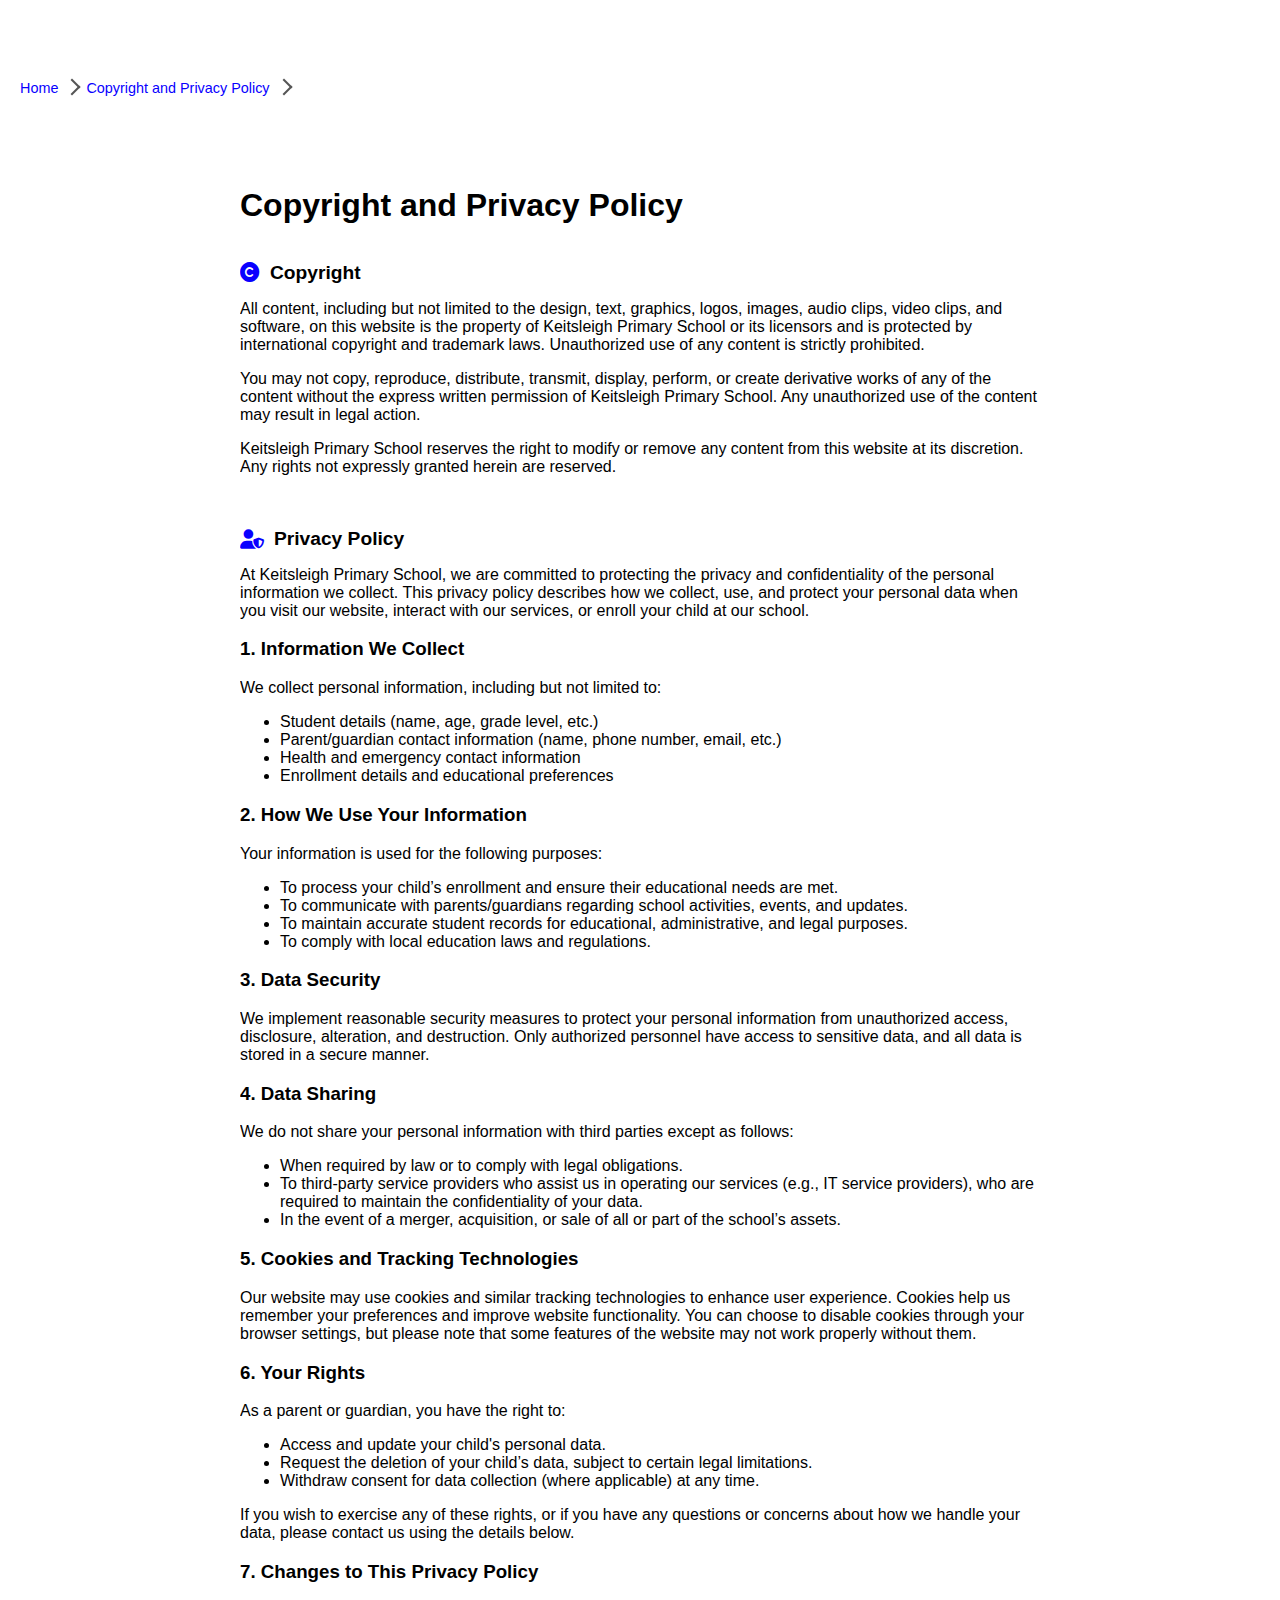
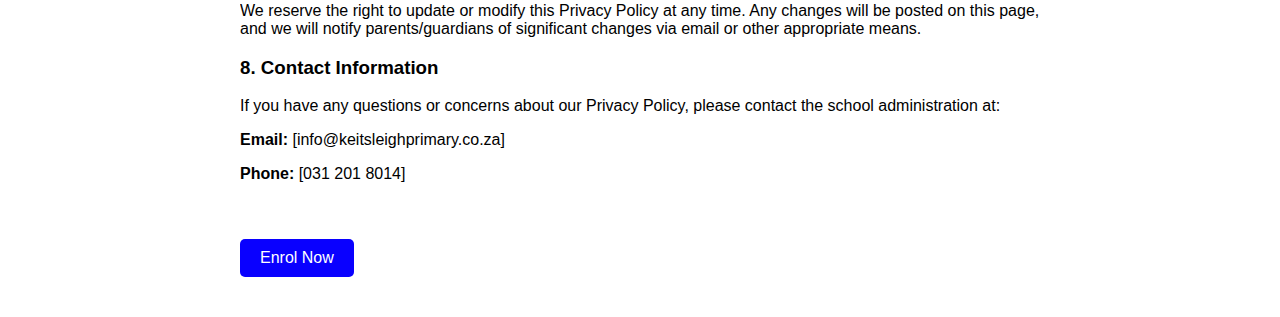
<file: Copyright.html>
<!DOCTYPE html>
<html lang="en">

<head>
    <meta charset="UTF-8">
    <meta name="viewport" content="width=device-width, initial-scale=1.0">
    <title>Copyright and Privacy Policy - Keitsleigh</title>
    <link rel="stylesheet" href="https://cdnjs.cloudflare.com/ajax/libs/font-awesome/6.0.0-beta3/css/all.min.css">
    <link rel="stylesheet" href="style.css">
    <style>
        body.fade-in {
            opacity: 1;
        }

        .terms-container {
            max-width: 800px;
            margin: 20px auto;
            padding: 20px;
        }

        header {
            padding: 10px 20px;
        }

        .breadcrumb {
            font-size: 0.9em;
            margin-bottom: 20px;
            display: flex;
            align-items: center;
        }

        .breadcrumb a {
            text-decoration: none;
            color: #0900FF;
            position: relative;
            margin-top: 70px
        }

        .breadcrumb a:after {
            content: "";
            display: inline-block;
            width: 10px;
            height: 10px;
            border-right: 2px solid #555;
            border-bottom: 2px solid #555;
            transform: rotate(-45deg);
            margin: 0 8px;
        }

        .breadcrumb a:last-child:after {
            content: "";
        }

        h1 {
            color: #000;
        }

        section {
            margin-bottom: 20px;
            opacity: 0;
            transform: translateY(20px);
            transition: opacity 0.8s ease-in-out, transform 0.8s ease-in-out;
        }

        section.visible {
            opacity: 1;
            transform: translateY(0);
        }

        section h2 {
            color: #000;
            font-size: 1.2em;
            margin-bottom: 10px;
            display: flex;
            align-items: center;
        }

        section h2 i {
            color: #0900FF;
            margin-right: 10px;
        }

        section p {
            text-align: left;
        }

        .btn-enroll {
            display: inline-block;
            margin-top: 20px;
            padding: 10px 20px;
            background-color: #0900FF;
            color: white;
            text-decoration: none;
            border-radius: 5px;
        }

        .btn-enroll:hover {
            background-color: #0056b3;
        }
    </style>
    <script>
        document.addEventListener("DOMContentLoaded", function () {
            document.body.classList.add("fade-in");

            const sections = document.querySelectorAll("section");
            const observer = new IntersectionObserver((entries) => {
                entries.forEach((entry) => {
                    if (entry.isIntersecting) {
                        entry.target.classList.add("visible");
                    }
                });
            }, { threshold: 0.1 });

            sections.forEach((section) => {
                observer.observe(section);
            });
        });
    </script>
</head>

<body>
    <header>
        <nav class="breadcrumb">
            <a href="/">Home</a><a href="#">Copyright and Privacy Policy</a>
        </nav>
    </header>
    <div class="terms-container">
        <h1>Copyright and Privacy Policy</h1>

        <section>
            <h2><i class="fas fa-copyright"></i> Copyright</h2>
            <p>All content, including but not limited to the design, text, graphics, logos, images, audio clips, video
                clips, and software, on this website is the property of Keitsleigh Primary School or its licensors and
                is protected by international copyright and trademark laws. Unauthorized use of any content is strictly
                prohibited.</p>
            <p>You may not copy, reproduce, distribute, transmit, display, perform, or create derivative works of any of
                the content without the express written permission of Keitsleigh Primary School. Any unauthorized use of
                the content may result in legal action.</p>
            <p>Keitsleigh Primary School reserves the right to modify or remove any content from this website at its
                discretion. Any rights not expressly granted herein are reserved.</p>
        </section>

        <section>
            <h2><i class="fas fa-user-shield"></i> Privacy Policy</h2>
            <p>At Keitsleigh Primary School, we are committed to protecting the privacy and confidentiality of the
                personal information we collect. This privacy policy describes how we collect, use, and protect your
                personal data when you visit our website, interact with our services, or enroll your child at our
                school.</p>
            <h3>1. Information We Collect</h3>
            <p>We collect personal information, including but not limited to:</p>
            <ul>
                <li>Student details (name, age, grade level, etc.)</li>
                <li>Parent/guardian contact information (name, phone number, email, etc.)</li>
                <li>Health and emergency contact information</li>
                <li>Enrollment details and educational preferences</li>
            </ul>
            <h3>2. How We Use Your Information</h3>
            <p>Your information is used for the following purposes:</p>
            <ul>
                <li>To process your child’s enrollment and ensure their educational needs are met.</li>
                <li>To communicate with parents/guardians regarding school activities, events, and updates.</li>
                <li>To maintain accurate student records for educational, administrative, and legal purposes.</li>
                <li>To comply with local education laws and regulations.</li>
            </ul>
            <h3>3. Data Security</h3>
            <p>We implement reasonable security measures to protect your personal information from unauthorized access,
                disclosure, alteration, and destruction. Only authorized personnel have access to sensitive data, and
                all data is stored in a secure manner.</p>
            <h3>4. Data Sharing</h3>
            <p>We do not share your personal information with third parties except as follows:</p>
            <ul>
                <li>When required by law or to comply with legal obligations.</li>
                <li>To third-party service providers who assist us in operating our services (e.g., IT service
                    providers), who are required to maintain the confidentiality of your data.</li>
                <li>In the event of a merger, acquisition, or sale of all or part of the school’s assets.</li>
            </ul>
            <h3>5. Cookies and Tracking Technologies</h3>
            <p>Our website may use cookies and similar tracking technologies to enhance user experience. Cookies help us
                remember your preferences and improve website functionality. You can choose to disable cookies through
                your browser settings, but please note that some features of the website may not work properly without
                them.</p>
            <h3>6. Your Rights</h3>
            <p>As a parent or guardian, you have the right to:</p>
            <ul>
                <li>Access and update your child's personal data.</li>
                <li>Request the deletion of your child’s data, subject to certain legal limitations.</li>
                <li>Withdraw consent for data collection (where applicable) at any time.</li>
            </ul>
            <p>If you wish to exercise any of these rights, or if you have any questions or concerns about how we handle
                your data, please contact us using the details below.</p>
            <h3>7. Changes to This Privacy Policy</h3>
            <p>We reserve the right to update or modify this Privacy Policy at any time. Any changes will be posted on
                this page, and we will notify parents/guardians of significant changes via email or other appropriate
                means.</p>
            <h3>8. Contact Information</h3>
            <p>If you have any questions or concerns about our Privacy Policy, please contact the school administration
                at:</p>
            <p><strong>Email:</strong> [info@keitsleighprimary.co.za]</p>
            <p><strong>Phone:</strong> [031 201 8014]</p>
        </section>

        <a href="Admission.html" class="btn-enroll">Enrol Now</a>
    </div>

</body>

</html>
</file>
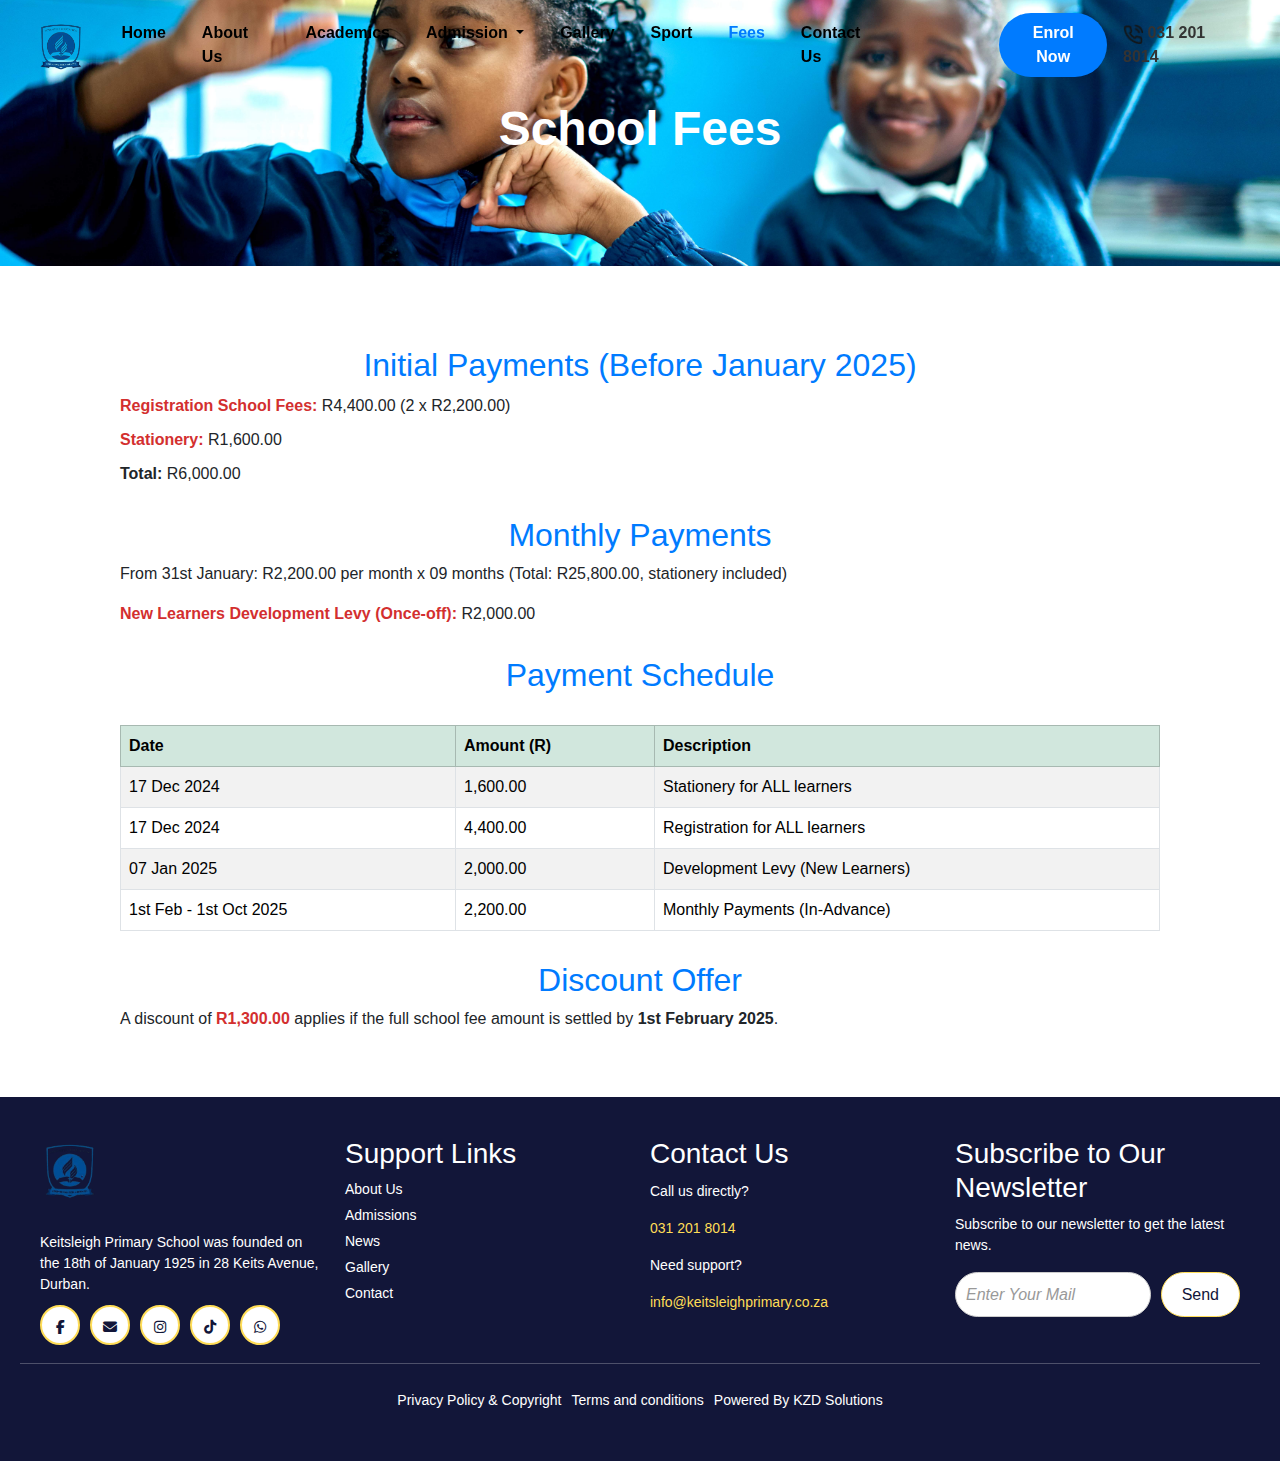
<file: fees.html>
<!DOCTYPE html>
<html lang="en">

<head>
    <meta charset="UTF-8">
<meta name="viewport" content="width=device-width, initial-scale=1.0">
<title>Keitsleigh Primary Fees</title>

<!-- SEO Meta Tags -->
<meta name="description" content="Find detailed information about Keitsleigh Primary School fees, payment plans, and related policies for the academic year.">
<meta name="keywords" content="Keitsleigh Primary School fees, tuition fees, payment plans, school fee policies, academic year fees">
<meta name="author" content="Keitsleigh Primary School">
<meta name="robots" content="index, follow">

<!-- Open Graph Meta Tags for Social Media -->
<meta property="og:title" content="Keitsleigh Primary Fees">
<meta property="og:description" content="Explore Keitsleigh Primary School's fee structure and payment plans for an affordable and quality education.">
<meta property="og:image" content="https://keitsleighprimary.co.za/images/logo.png">
<meta property="og:url" content="https://keitsleighprimary.co.za/fees.html">
<meta property="og:type" content="website">

<!-- Twitter Card Meta Tags -->
<meta name="twitter:card" content="summary_large_image">
<meta name="twitter:title" content="Keitsleigh Primary Fees">
<meta name="twitter:description" content="Access information about Keitsleigh Primary School's tuition fees, payment options, and policies.">
<meta name="twitter:image" content="https://keitsleighprimary.co.za/images/logo.png">

<!-- External Stylesheets -->
<link href="https://cdn.jsdelivr.net/npm/bootstrap@5.3.0/dist/css/bootstrap.min.css" rel="stylesheet">
<link href="https://cdnjs.cloudflare.com/ajax/libs/font-awesome/6.5.1/css/all.min.css" rel="stylesheet">

    <link rel="icon" type="image/x-icon" href="../images/logo.png">
        <link rel="icon" type="image/png" href="https://keitsleighprimary.co.za/images/logo.png">


    <link rel="stylesheet" href="style.css">
    <!-- Google tag (gtag.js) -->
<script async src="https://www.googletagmanager.com/gtag/js?id=G-NNZ70BR7KQ"></script>
<script>
  window.dataLayer = window.dataLayer || [];
  function gtag(){dataLayer.push(arguments);}
  gtag('js', new Date());

  gtag('config', 'G-NNZ70BR7KQ');
</script>
</head>
<style>
    h2 {
        text-align: center;
        color: #333;
    }

    label {
        display: block;
        margin-bottom: 8px;
        color: #555;
    }

    input[type="text"] {
        padding: 10px;
        margin-bottom: 15px;
        border: 1px solid #ccc;
        border-radius: 5px;
    }

    button {
        padding: 10px;
        background-color: #007bff;
        color: #fff;
        border: none;
        border-radius: 5px;
        cursor: pointer;
        font-size: 16px;
    }

    button:hover {
        background-color: #a78913;
    }

    .status-container {
        margin-top: 20px;
        padding: 10px;
        border: 1px solid #ccc;
        border-radius: 5px;
        background-color: #e7f3fe;
        display: none;
        /* Initially hidden */
    }

    .error {
        color: red;
        margin-top: 10px;
    }

   
</style>




<body>
    <!-- Responsive Navbar -->
    <nav class="navbar navbar-expand-lg navbar-light fixed-top">
        <div class="container-fluid">
            <a class="navbar-brand" href="#">
                <img src="./images/Keitsleighschool-logo.png.png" alt="School Logo" loading="lazy">
            </a>
            <button class="navbar-toggler" type="button" data-bs-toggle="collapse" data-bs-target="#navbarNav"
                aria-controls="navbarNav" aria-expanded="false" aria-label="Toggle navigation">
                <span><i class="fa-solid fa-bars"></i></span>
            </button>
            <div class="collapse navbar-collapse" id="navbarNav">
                <ul class="navbar-nav ms-auto">
                    <li class="nav-item">
                        <a class="nav-link " href="index.html">Home</a> <!-- Set "active" for the current page -->
                    </li>
                    <li class="nav-item">
                        <a class="nav-link" href="AboutUs.html">About Us</a>
                    </li>
                    <li class="nav-item">
                        <a class="nav-link" href="Academic.html">Academics</a>
                    </li>
                    <li class="nav-item dropdown">
                        <a class="nav-link dropdown-toggle" href="#" id="admissionDropdown" role="button"
                            data-bs-toggle="dropdown" aria-expanded="false">
                            Admission
                        </a>
                        <ul class="dropdown-menu" aria-labelledby="admissionDropdown">
                            <li><a class="dropdown-item" href="Admission.html">Apply Now</a></li>
                            <li><a class="dropdown-item" href="#" data-bs-toggle="modal"
                                    data-bs-target="#trackApplicationModal">Track Application</a></li>
                        </ul>
                    </li>
                    <li class="nav-item" style="margin-right: 0px">
                        <a class="nav-link" href="Gallery.html">Gallery</a>
                    </li>
                    <li class="nav-item" style="margin-right: 0px;">
                        <a class="nav-link" href="Sport.html">Sport</a>
                    </li>
                    <li class="nav-item" style="margin-right: 0px;">
                        <a class="nav-link active" href="fees.html">Fees</a>
                    </li>
                    <li class="nav-item" style="margin-right: 100px;">
                        <a class="nav-link" href="ContactUs.html">Contact Us</a>
                    </li>
                    <li class="nav-item">
                        <a class="btn enroll-now-btn" href="Admission.html">Enrol Now</a>
                    </li>
                </ul>
                <span class="contact-number ms-3 d-none d-lg-inline">
                    <img src="./SchoolImages/Icon.png" alt="Phone Icon" width="20" height="20"> 031 201 8014
                </span>
    
            </div>
        </div>
    </nav>

    <!-- About Header -->
    <header class="about-fees">
        <h1>School Fees</h1>
    </header>

    <div class="content">
        <h2>Initial Payments (Before January 2025)</h2>
        <div class="fee-details">
            <p><span class="highlight">Registration School Fees:</span> R4,400.00 (2 x R2,200.00)</p>
            <p><span class="highlight">Stationery:</span> R1,600.00</p>
            <p><strong>Total:</strong> R6,000.00</p>
        </div>

        <h2>Monthly Payments</h2>
        <p>From 31st January: R2,200.00 per month x 09 months (Total: R25,800.00, stationery included)</p>
        <p><span class="highlight">New Learners Development Levy (Once-off):</span> R2,000.00</p>

        <h2>Payment Schedule</h2>
        <div class="table-container">
            <table class="table table-bordered table-striped">
                <thead class="table-success">
                    <tr>
                        <th>Date</th>
                        <th>Amount (R)</th>
                        <th>Description</th>
                    </tr>
                </thead>
                <tbody>
                    <tr>
                        <td>17 Dec 2024</td>
                        <td>1,600.00</td>
                        <td>Stationery for ALL learners</td>
                    </tr>
                    <tr>
                        <td>17 Dec 2024</td>
                        <td>4,400.00</td>
                        <td>Registration for ALL learners</td>
                    </tr>
                    <tr>
                        <td>07 Jan 2025</td>
                        <td>2,000.00</td>
                        <td>Development Levy (New Learners)</td>
                    </tr>
                    <tr>
                        <td>1st Feb - 1st Oct 2025</td>
                        <td>2,200.00</td>
                        <td>Monthly Payments (In-Advance)</td>
                    </tr>
                </tbody>
            </table>
        </div>

        <h2>Discount Offer</h2>
        <p>A discount of <span class="highlight">R1,300.00</span> applies if the full school fee amount is settled by
            <strong>1st February 2025</strong>.
        </p>
    </div>



    <!-- Bootstrap JS -->
    <script src="https://cdn.jsdelivr.net/npm/bootstrap@5.3.0/dist/js/bootstrap.bundle.min.js"></script>



    <div id="footer"></div>
    <script src="footer.js"></script>

<script>
    // Get the navbar element
    const navbar = document.querySelector('.navbar');

    // Store the last scroll position to detect scroll direction
    let lastScrollTop = 0;

    // Set an initial background color for the navbar
    navbar.style.backgroundColor = 'transparent'; // Initial state

    // Scroll threshold to detect when to switch to transparent background
    const scrollThreshold = 50; // When scrolling up and the scroll position is less than this, set transparent

    // Listen to the scroll event
    window.addEventListener('scroll', function () {
        let currentScroll = window.pageYOffset || document.documentElement.scrollTop;

        // Check if the user is scrolling down or up
        if (currentScroll > lastScrollTop) {
            // Scrolling down, set the background to white
            navbar.style.backgroundColor = '#ffffff'; // White background
        } else {
            // Scrolling up, check if the user is near the top
            if (currentScroll <= scrollThreshold) {
                navbar.style.backgroundColor = 'transparent'; // Transparent background
            } else {
                navbar.style.backgroundColor = '#ffffff'; // Keep it white if scrolling up but not at the top yet
            }
        }

        // Update the last scroll position
        lastScrollTop = currentScroll <= 0 ? 0 : currentScroll;
    });


</script>



    <!-- Bootstrap Script -->

    <!-- modal to track application -->



    <!-- Modal -->
    <div class="modal fade" id="trackApplicationModal" tabindex="-1" aria-labelledby="trackApplicationModalLabel"
        aria-hidden="true">
        <div class="modal-dialog modal-dialog-centered">
            <div class="modal-content">
                <div class="modal-header">
                    <h5 class="modal-title" id="trackApplicationModalLabel">Admission Status Tracker</h5>
                    <button type="button" class="btn-close" data-bs-dismiss="modal" aria-label="Close"></button>
                </div>
                <div class="modal-body">
                    <label for="trackNumber">Enter Learner ID or Registration Number</label>
                    <input type="text" id="trackNumber" placeholder="Learner ID or Registration Number" required>
                    <button id="trackButton" onclick="trackStatus()">Track Status</button>

                    <div class="status-container" id="statusContainer">
                        <h3>Status:</h3>
                        <p id="statusMessage"></p>
                        <p class="error" id="errorMessage"></p>
                    </div>
                </div>
            </div>
        </div>
    </div>


    <!-- JavaScript -->
    <script>
        function trackStatus() {
            const trackNumber = document.getElementById('trackNumber').value;
            const statusContainer = document.getElementById('statusContainer');
            const statusMessage = document.getElementById('statusMessage');
            const errorMessage = document.getElementById('errorMessage');

            // Clear previous messages
            statusMessage.innerHTML = '';
            errorMessage.innerHTML = '';

            if (trackNumber) {
                fetch('https://obscure-space-yodel-69gwwxxr64pg3r6g9-5000.app.github.dev/check-status', {
                    method: 'POST',
                    headers: {
                        'Content-Type': 'application/json',
                    },
                    body: JSON.stringify({ trackNumber }),
                })
                    .then(response => response.json())
                    .then(data => {
                        if (data.status !== null) {
                            // Display status if found
                            statusMessage.innerHTML = `Current status: ${data.status}`;
                            statusContainer.style.display = 'block';
                        } else {
                            // Display error if no records are found
                            errorMessage.innerHTML = 'No records found for the provided ID or Registration Number.';
                            statusContainer.style.display = 'block';
                        }
                    })
                    .catch(error => {
                        console.error('Error:', error);
                        errorMessage.innerHTML = 'An error occurred while fetching the status.';
                        statusContainer.style.display = 'none';
                    });
            } else {
                errorMessage.innerHTML = 'Please enter a Learner ID or Registration Number.';
                statusContainer.style.display = 'none';
            }
        }
    </script>

    <script>
        document.addEventListener('DOMContentLoaded', function () {
            const navbarToggler = document.querySelector('.navbar-toggler');
            const navbarCollapse = document.querySelector('#navbarNav');

            navbarToggler.addEventListener('click', function () {
                // Toggle the 'no-scroll' class on the body
                document.body.classList.toggle('no-scroll', navbarCollapse.classList.contains('show'));
            });

            // Listen for when the collapse menu is hidden
            navbarCollapse.addEventListener('hidden.bs.collapse', function () {
                document.body.classList.remove('no-scroll');
            });

            // Listen for when the collapse menu is shown
            navbarCollapse.addEventListener('shown.bs.collapse', function () {
                document.body.classList.add('no-scroll');
            });
        });
    </script>

</body>

</html>
</file>
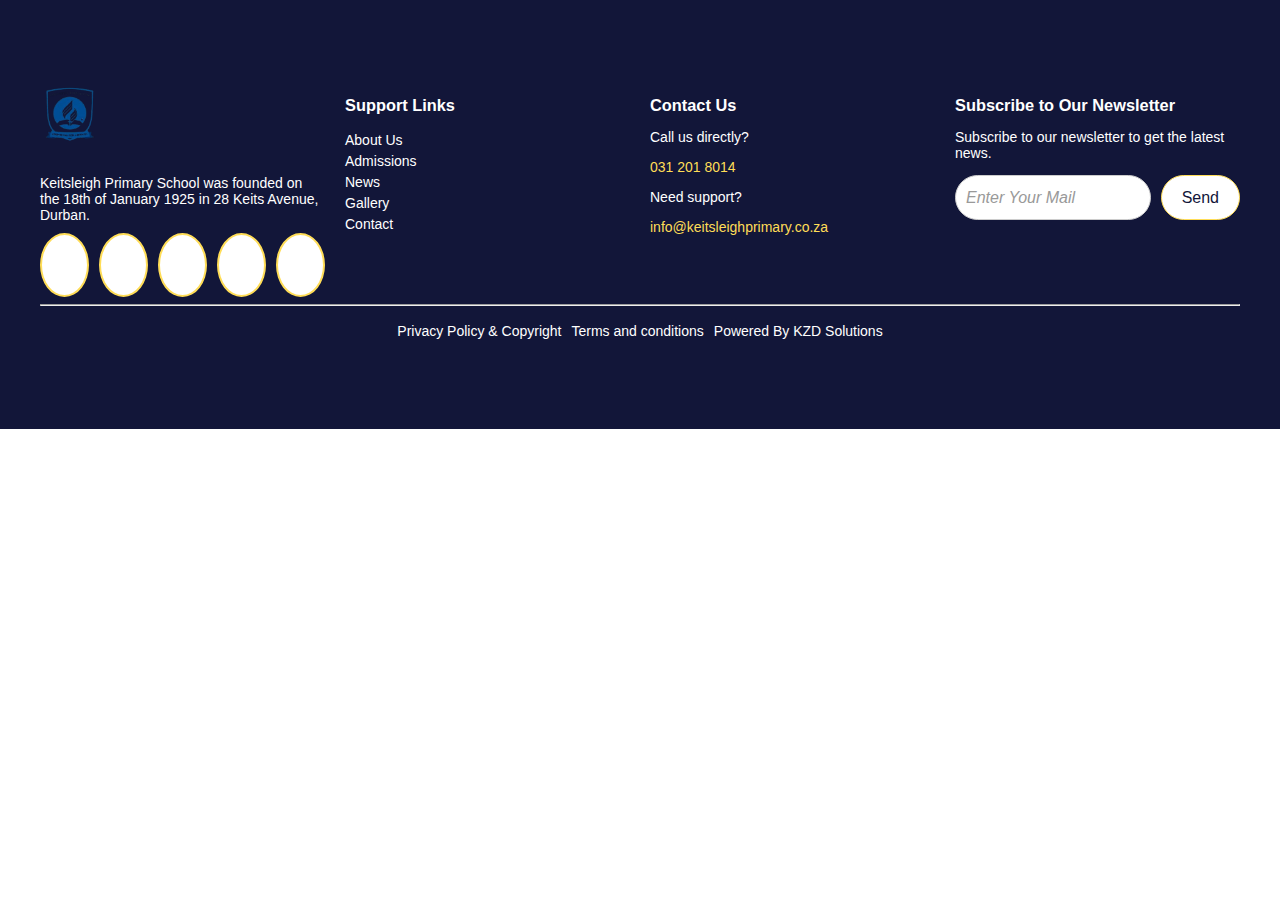
<file: footer.html>
<html>
<head>
	<title></title>
	<link rel="stylesheet" href="style.css">
</head>
<style>
	.footer.show {
    bottom: 0; /* Slides up when scrolling down */
}
</style>
<body><!-- Footer -->
<footer class="footer" id="footer">
<div class="footer-container footer-content">
<div class="footer-logo">
<div class="logo-container"><img alt="School Logo" class="logo" src="./images/Keitsleighschool-logo.png.png" style="height: 65px;" /></div>

<p class="footer-description">Keitsleigh Primary School was founded on the 18th of January 1925 in 28 Keits Avenue, Durban.</p>

<div class="social-icons">
	<a href="https://web.facebook.com/profile.php?id=61572049763097" class="social-icon"><i class="fab fa-facebook-f"></i></a>
	<a href="#" class="social-icon"><i class="fas fa-envelope"></i></a>
	<a href="https://www.instagram.com/keitsleighprimary19/" class="social-icon"><i class="fab fa-instagram"></i></a>
		<a href="https://www.tiktok.com/@keitsleighprimary5?lang=en" class="social-icon"><i class="fab fa-tiktok"></i></a>
		<a href="#" class="social-icon"><i class="fab fa-whatsapp"></i></a>

	
</div>
</div>

<div class="footer-links">
<h3>Support Links</h3>

<ul>
	<li><a href="AboutUs.html">About Us</a></li>
	<li><a href="Admission.html">Admissions</a></li>
	<li><a href="News.html">News</a></li>
	<li><a href="Gallery.html">Gallery</a></li>
	<li><a href="ContactUs.html">Contact</a></li>
</ul>
</div>

<div class="footer-contact">
<h3>Contact Us</h3>

<p>Call us directly?</p>

<p><a href="tel:0312018014">031 201 8014</a></p>

<p>Need support?</p>

<p><a href="mailto:info@keitsleighprimary.co.za">info@keitsleighprimary.co.za</a></p>
</div>

<div class="footer-newsletter">
	<h3 class="newsletter-title">Subscribe to Our Newsletter</h3>

	<p class="newsletter-description">Subscribe to our newsletter to get the latest news.</p>

	<form id="subscribeForm" class="newsletter-form" method="POST">
		<input id="email" name="email" class="newsletter-input" placeholder="Enter Your Mail" required="" type="email"
			style="border-radius: 50px; height: 45px;" />

		<button type="submit" class="newsletter-button" style="height: 45px;">Send</button>
	</form>

	<div id="newLettereror" class="newsletter-error" style="color: red; margin-top: 10px;"></div>
</div>

</div>

<!-- <div class="footer-legal">
	<a class="modal-link" data-modal="privacy-policy" href="Copyright.html">Privacy Policy &amp; 
		Copyright</a> 
	<a class="modal-link" data-modal="terms-conditions" href="Terms&amp;Conditions.html">Terms and conditions</a>
    <a href="mailto:steven@kzdsolutions.co.za">Powered By KZD Solutions</a>
</div> -->
<hr>

<div class="footer-legal">
	<a class="modal-link" data-modal="privacy-policy" href="Copyright.html">Privacy Policy &amp; Copyright</a>
	<a class="modal-link" data-modal="terms-conditions" href="Terms&amp;Conditions.html">Terms and conditions</a>
	<a href="mailto:steven@kzdsolutions.co.za">Powered By KZD Solutions</a>
</div>

</footer>
<script src="footer.js"></script></body>
</html>
</file>
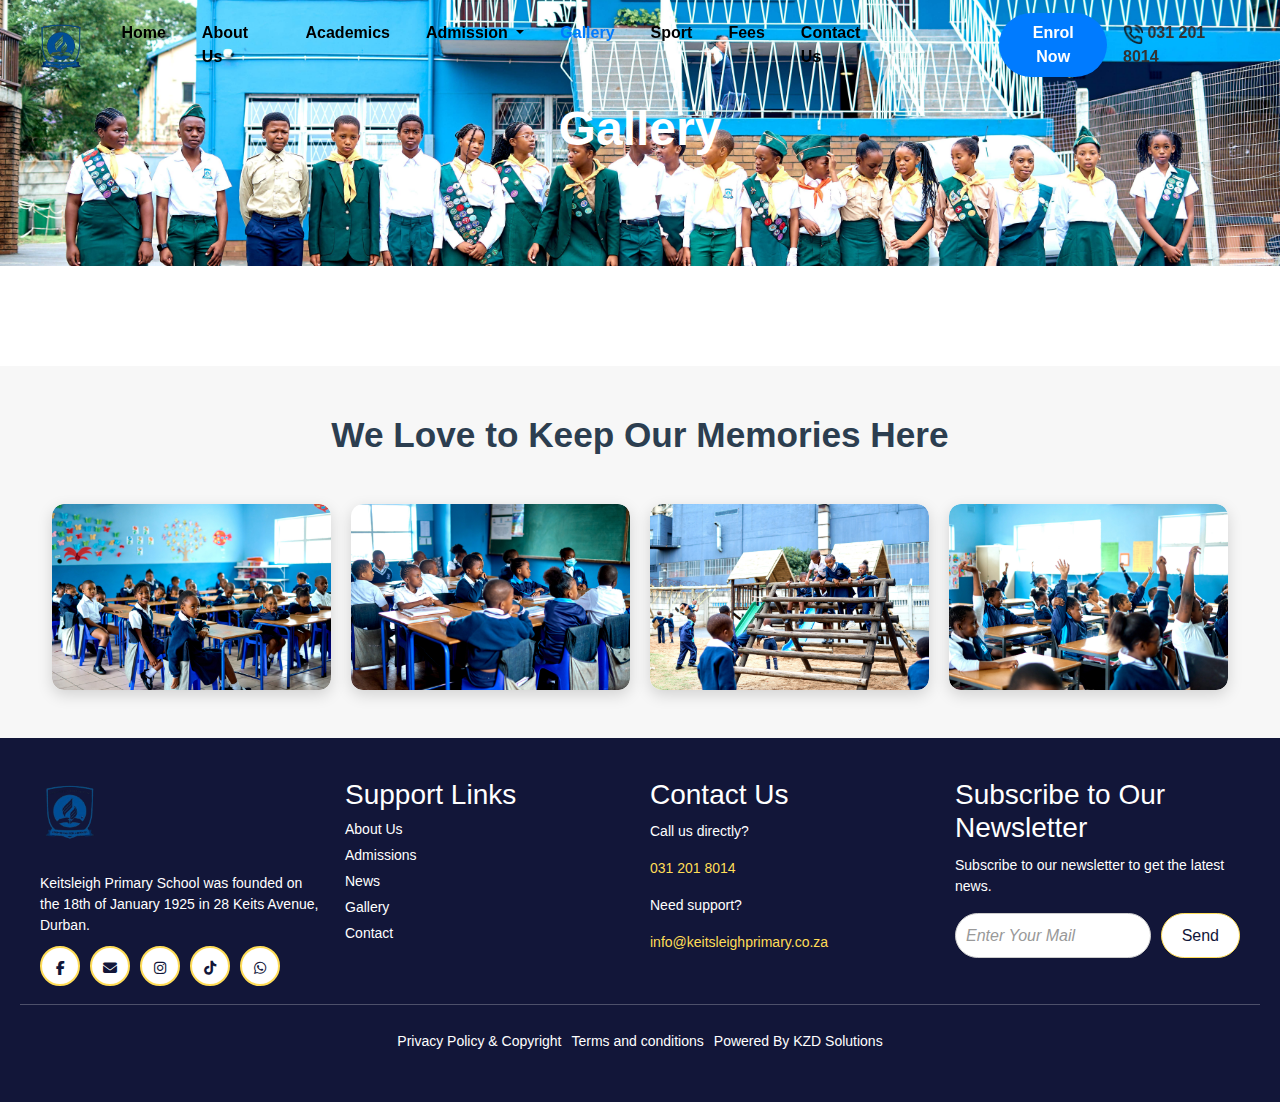
<file: Gallery.html>
<!DOCTYPE html>
<html lang="en">

<head>
  <meta charset="UTF-8">
<meta name="viewport" content="width=device-width, initial-scale=1.0">
<title>Keitsleigh Primary School Gallery</title>

<!-- SEO Meta Tags -->
<meta name="description" content="Explore the vibrant and memorable moments captured at Keitsleigh Primary School. View our gallery showcasing student activities, events, and achievements.">
<meta name="keywords" content="Keitsleigh Primary School Gallery, school photos, student activities, events, achievements, school memories">
<meta name="author" content="Keitsleigh Primary School">
<meta name="robots" content="index, follow">

<!-- Open Graph Meta Tags for Social Media -->
<meta property="og:title" content="Keitsleigh Primary School Gallery">
<meta property="og:description" content="A visual showcase of Keitsleigh Primary School's events, activities, and student achievements.">
<meta property="og:image" content="https://keitsleighprimary.co.za/images/logo.png">
<meta property="og:url" content="https://keitsleighprimary.co.za/gallery.html">
<meta property="og:type" content="website">

<!-- Twitter Card Meta Tags -->
<meta name="twitter:card" content="summary_large_image">
<meta name="twitter:title" content="Keitsleigh Primary School Gallery">
<meta name="twitter:description" content="Browse through the cherished moments and activities of Keitsleigh Primary School.">
<meta name="twitter:image" content="https://keitsleighprimary.co.za/images/logo.png">

<!-- Favicon -->
<link rel="icon" type="image/x-icon" href="../images/logo.png">

<!-- External Stylesheets -->
<link href="https://cdn.jsdelivr.net/npm/bootstrap@5.3.0/dist/css/bootstrap.min.css" rel="stylesheet">
<link href="https://cdnjs.cloudflare.com/ajax/libs/font-awesome/6.5.1/css/all.min.css" rel="stylesheet">



    <link rel="stylesheet" href="style.css">
    <!-- Google tag (gtag.js) -->
<script async src="https://www.googletagmanager.com/gtag/js?id=G-NNZ70BR7KQ"></script>
<script>
  window.dataLayer = window.dataLayer || [];
  function gtag(){dataLayer.push(arguments);}
  gtag('js', new Date());

  gtag('config', 'G-NNZ70BR7KQ');
</script>
</head>
<style>
   
          h2 {
            text-align: center;
            color: #333;
        }
        label {
            display: block;
            margin-bottom: 8px;
            color: #555;
        }
        input[type="text"] {
            padding: 10px;
            margin-bottom: 15px;
            border: 1px solid #ccc;
            border-radius: 5px;
        }
        button {
            padding: 10px;
            background-color: #007bff;
            color: #fff;
            border: none;
            border-radius: 5px;
            cursor: pointer;
            font-size: 16px;
        }
        button:hover {
            background-color: #a78913;
        }
        .status-container {
            margin-top: 20px;
            padding: 10px;
            border: 1px solid #ccc;
            border-radius: 5px;
            background-color: #e7f3fe;
            display: none; /* Initially hidden */
        }
        .error {
            color: red;
            margin-top: 10px;
        }



</style>

<!-- Loader Element (Initially Hidden) -->
<div id="loader" class="loader" style="display: none;">
    <i class="fas fa-spinner fa-spin"></i> Loading...
</div>



<body>
    <!-- Responsive Navbar -->
<nav class="navbar navbar-expand-lg navbar-light fixed-top">
    <div class="container-fluid">
        <a class="navbar-brand" href="#">
            <img src="./images/Keitsleighschool-logo.png.png" alt="School Logo" loading="lazy">
        </a>
        <button class="navbar-toggler" type="button" data-bs-toggle="collapse" data-bs-target="#navbarNav"
            aria-controls="navbarNav" aria-expanded="false" aria-label="Toggle navigation">
            <span><i class="fa-solid fa-bars"></i></span>
        </button>
        <div class="collapse navbar-collapse" id="navbarNav">
            <ul class="navbar-nav ms-auto">
                <li class="nav-item">
                    <a class="nav-link" href="index.html">Home</a> <!-- Set "active" for the current page -->
                </li>
                <li class="nav-item">
                    <a class="nav-link" href="AboutUs.html">About Us</a>
                </li>
                <li class="nav-item">
                    <a class="nav-link" href="Academic.html">Academics</a>
                </li>
                <li class="nav-item dropdown">
                    <a class="nav-link dropdown-toggle" href="#" id="admissionDropdown" role="button"
                        data-bs-toggle="dropdown" aria-expanded="false">
                        Admission
                    </a>
                    <ul class="dropdown-menu" aria-labelledby="admissionDropdown">
                        <li><a class="dropdown-item" href="Admission.html">Apply Now</a></li>
                        <li><a class="dropdown-item" href="#" data-bs-toggle="modal"
                                data-bs-target="#trackApplicationModal">Track Application</a></li>
                    </ul>
                </li>
                <li class="nav-item" style="margin-right: 0px">
                    <a class="nav-link active" href="Gallery.html">Gallery</a>
                </li>
                <li class="nav-item" style="margin-right: 0px;">
                    <a class="nav-link" href="Sport.html">Sport</a>
                </li>
                <li class="nav-item" style="margin-right: 0px;">
                    <a class="nav-link" href="fees.html">Fees</a>
                </li>
                <li class="nav-item" style="margin-right: 100px;">
                    <a class="nav-link" href="ContactUs.html">Contact Us</a>
                </li>
                <li class="nav-item">
                    <a class="btn enroll-now-btn" href="Admission.html">Enrol Now</a>
                </li>
            </ul>
            <span class="contact-number ms-3 d-none d-lg-inline">
                <img src="./SchoolImages/Icon.png" alt="Phone Icon" width="20" height="20"> 031 201 8014
            </span>

        </div>
    </div>
</nav>


    <header class="about-gallery">
        <h1>Gallery</h1>
    </header>




<!-- New Interactive Gallery Section -->
<section class="interactive-gallery-section py-5" style="margin-top: 100px;">
    <div class="container">
        <h2 class="text-center gallery-title mb-5">We Love to Keep Our Memories Here</h2>
        <div class="interactive-gallery-grid">
            <div class="interactive-gallery-item" data-aos="zoom-in">
                <img src="./SchoolImages/DSC08941.jpg" alt="Gallery Image" class="interactive-gallery-image" loading="lazy">
                <div class="interactive-gallery-overlay">
                    <p class="interactive-gallery-text">Memorable Event #1</p>
                    <button class="view-more-btn" onclick="alert('Viewing details for Memorable Event #1!')">View
                        More</button>
                </div>
            </div>
            <div class="interactive-gallery-item" data-aos="zoom-in" data-aos-delay="200">
                <img src="./SchoolImages/Academics.jpg" alt="Gallery Image" class="interactive-gallery-image" loading="lazy">
                <div class="interactive-gallery-overlay">
                    <p class="interactive-gallery-text">Memorable Event #2</p>
                    <button class="view-more-btn" onclick="alert('Viewing details for Memorable Event #2!')">View
                        More</button>
                </div>
            </div>
            <div class="interactive-gallery-item" data-aos="zoom-in" data-aos-delay="400">
                <img src="./SchoolImages/Sport2.jpg" alt="Gallery Image" class="interactive-gallery-image" loading="lazy">
                <div class="interactive-gallery-overlay">
                    <p class="interactive-gallery-text">Memorable Event #3</p>
                    <button class="view-more-btn" onclick="alert('Viewing details for Memorable Event #3!')">View
                        More</button>
                </div>
            </div>
            <div class="interactive-gallery-item" data-aos="zoom-in" data-aos-delay="600">
                <img src="./SchoolImages/DSC08932.jpg" alt="Gallery Image" class="interactive-gallery-image" loading="lazy">
                <div class="interactive-gallery-overlay">
                    <p class="interactive-gallery-text">Memorable Event #4</p>
                    <button class="view-more-btn" onclick="alert('Viewing details for Memorable Event #4!')">View
                        More</button>
                </div>
            </div>
        </div>
    </div>
</section>


    <div id="footer"></div>
    <script src="footer.js"></script>


<!-- Header Animation -->
<script>
    // Get the navbar element
    const navbar = document.querySelector('.navbar');

    // Store the last scroll position to detect scroll direction
    let lastScrollTop = 0;

    // Set an initial background color for the navbar
    navbar.style.backgroundColor = 'transparent'; // Initial state

    // Scroll threshold to detect when to switch to transparent background
    const scrollThreshold = 50; // When scrolling up and the scroll position is less than this, set transparent

    // Listen to the scroll event
    window.addEventListener('scroll', function () {
        let currentScroll = window.pageYOffset || document.documentElement.scrollTop;

        // Check if the user is scrolling down or up
        if (currentScroll > lastScrollTop) {
            // Scrolling down, set the background to white
            navbar.style.backgroundColor = '#ffffff'; // White background
        } else {
            // Scrolling up, check if the user is near the top
            if (currentScroll <= scrollThreshold) {
                navbar.style.backgroundColor = 'transparent'; // Transparent background
            } else {
                navbar.style.backgroundColor = '#ffffff'; // Keep it white if scrolling up but not at the top yet
            }
        }

        // Update the last scroll position
        lastScrollTop = currentScroll <= 0 ? 0 : currentScroll;
    });


</script>
 
    
    <script>
                const apiBaseURL = 'http://kzdsolutions.co.za:2000/api';

        const galleryGrid = document.getElementById('galleryGrid');
        let images = [];  // This will store the images fetched from the backend
        let currentIndex = 0;
    
        // Fetch gallery images from the server
        async function fetchGallery() {
            try {
                const response = await fetch(`${apiBaseURL}/Schoolgallery`); 
                const galleryImages = await response.json();
                images = galleryImages; // Store the images in the array
    
                // Populate the gallery grid with the fetched images
                galleryGrid.innerHTML = '';
                images.forEach((image, index) => {
                    const galleryItem = document.createElement('div');
                    galleryItem.classList.add('gallery-item');
                    galleryItem.innerHTML = `
                        <img src="${image.image_path}" alt="school image" >
                        <button class="view-details-btn" data-index="${index}">View Details</button>
                    `;
                    galleryGrid.appendChild(galleryItem);
                });
    
                // Attach event listeners to view details buttons
                const viewButtons = document.querySelectorAll('.view-details-btn');
                viewButtons.forEach((btn) => {
                    btn.addEventListener('click', (event) => {
                        currentIndex = event.target.getAttribute('data-index');
                        openModal(currentIndex);
                    });
                });
    
            } catch (error) {
                console.error('Error fetching gallery images:', error);
            }
        }
    
        // Function to open the image modal
        function openModal(index) {
            const modal = document.createElement('div');
            modal.className = 'image-modal';
            modal.innerHTML = `
                <div class="modal-content">
                    <span class="close-btn">&times;</span>
                    <img src="${images[index].image_path}" alt="${images[index].image_name}">
                    <button class="prev-btn">&laquo; Previous</button>
                    <button class="next-btn">Next &raquo;</button>
                </div>
            `;
            document.body.appendChild(modal);
    
            // Event listeners for modal navigation and closing
            const closeBtn = modal.querySelector('.close-btn');
            const nextBtn = modal.querySelector('.next-btn');
            const prevBtn = modal.querySelector('.prev-btn');
    
            closeBtn.addEventListener('click', () => modal.remove());
            nextBtn.addEventListener('click', () => navigateModal(1));
            prevBtn.addEventListener('click', () => navigateModal(-1));
    
            modal.addEventListener('click', (e) => {
                if (e.target === modal) modal.remove();
            });
        }
    
        // Function to navigate the modal (Previous/Next image)
        function navigateModal(direction) {
            currentIndex = (currentIndex + direction + images.length) % images.length;
            const modalImg = document.querySelector('.image-modal img');
            modalImg.src = images[currentIndex].image_path;
            modalImg.alt = images[currentIndex].image_name;
        }
    
        // Load gallery images when the page is loaded
        window.onload = fetchGallery;
    </script>
    
    <!-- Bootstrap Script -->
    <script src="https://cdn.jsdelivr.net/npm/bootstrap@5.3.0/dist/js/bootstrap.bundle.min.js"></script>

    <!-- modal to track application -->
    
    
    
    <!-- Modal -->
    <div class="modal fade" id="trackApplicationModal" tabindex="-1" aria-labelledby="trackApplicationModalLabel"
        aria-hidden="true">
        <div class="modal-dialog modal-dialog-centered">
            <div class="modal-content">
                <div class="modal-header">
                    <h5 class="modal-title" id="trackApplicationModalLabel">Admission Status Tracker</h5>
                    <button type="button" class="btn-close" data-bs-dismiss="modal" aria-label="Close"></button>
                </div>
                <div class="modal-body">
                    <label for="trackNumber">Enter Learner ID or Registration Number</label>
                    <input type="text" id="trackNumber" placeholder="Learner ID or Registration Number" required>
                    <button id="trackButton" onclick="trackStatus()">Track Status</button>
    
                    <div class="status-container" id="statusContainer">
                        <h3>Status:</h3>
                        <p id="statusMessage"></p>
                        <p class="error" id="errorMessage"></p>
                    </div>
                </div>
            </div>
        </div>
    </div>
    
    
    <!-- JavaScript -->
    <script>
        function trackStatus() {
            const trackNumber = document.getElementById('trackNumber').value;
            const statusContainer = document.getElementById('statusContainer');
            const statusMessage = document.getElementById('statusMessage');
            const errorMessage = document.getElementById('errorMessage');

            // Clear previous messages
            statusMessage.innerHTML = '';
            errorMessage.innerHTML = '';

            if (trackNumber) {
                fetch('https://obscure-space-yodel-69gwwxxr64pg3r6g9-5000.app.github.dev/check-status', {
                    method: 'POST',
                    headers: {
                        'Content-Type': 'application/json',
                    },
                    body: JSON.stringify({ trackNumber }),
                })
                    .then(response => response.json())
                    .then(data => {
                        if (data.status !== null) {
                            // Display status if found
                            statusMessage.innerHTML = `Current status: ${data.status}`;
                            statusContainer.style.display = 'block';
                        } else {
                            // Display error if no records are found
                            errorMessage.innerHTML = 'No records found for the provided ID or Registration Number.';
                            statusContainer.style.display = 'block';
                        }
                    })
                    .catch(error => {
                        console.error('Error:', error);
                        errorMessage.innerHTML = 'An error occurred while fetching the status.';
                        statusContainer.style.display = 'none';
                    });
            } else {
                errorMessage.innerHTML = 'Please enter a Learner ID or Registration Number.';
                statusContainer.style.display = 'none';
            }
        }
    </script>

    <script>
        document.addEventListener('DOMContentLoaded', function () {
            const navbarToggler = document.querySelector('.navbar-toggler');
            const navbarCollapse = document.querySelector('#navbarNav');

            navbarToggler.addEventListener('click', function () {
                // Toggle the 'no-scroll' class on the body
                document.body.classList.toggle('no-scroll', navbarCollapse.classList.contains('show'));
            });

            // Listen for when the collapse menu is hidden
            navbarCollapse.addEventListener('hidden.bs.collapse', function () {
                document.body.classList.remove('no-scroll');
            });

            // Listen for when the collapse menu is shown
            navbarCollapse.addEventListener('shown.bs.collapse', function () {
                document.body.classList.add('no-scroll');
            });
        });
    </script>

</body>

</html>
</file>
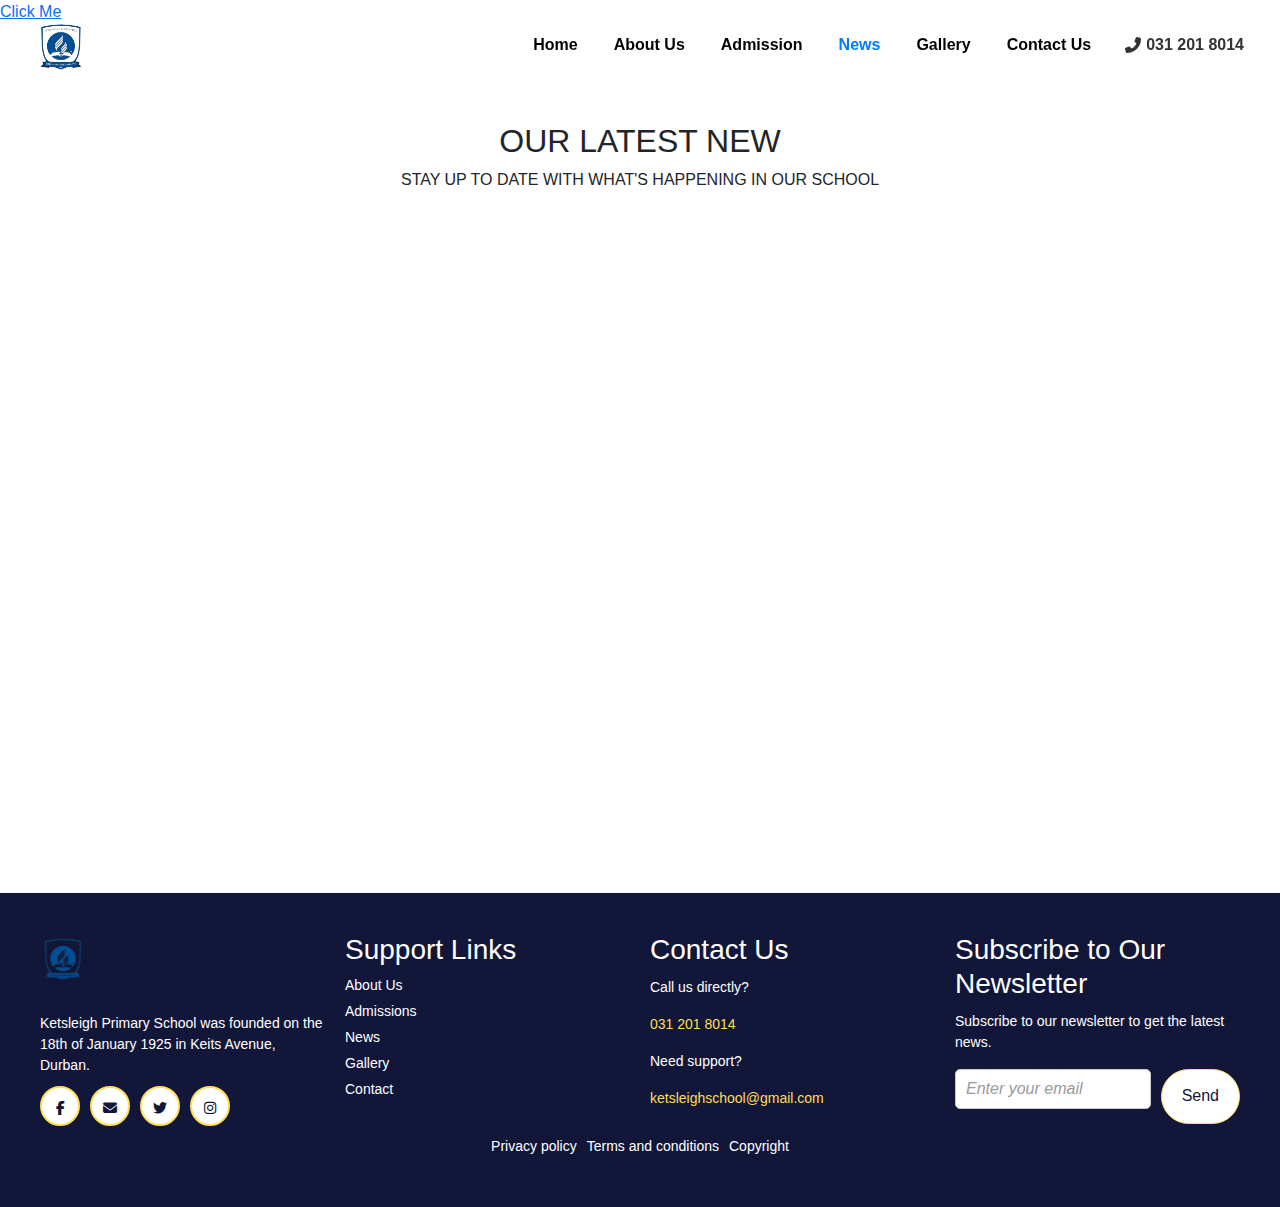
<file: News.html>
<!DOCTYPE html>
<html lang="en">

<head>
    <meta charset="UTF-8">
    <meta name="viewport" content="width=device-width, initial-scale=1.0">
    <title>Services</title>
    <link href="https://cdn.jsdelivr.net/npm/bootstrap@5.3.0/dist/css/bootstrap.min.css" rel="stylesheet">
    <link href="https://cdnjs.cloudflare.com/ajax/libs/font-awesome/6.5.1/css/all.min.css" rel="stylesheet">

    <link rel="stylesheet" href="style.css">
</head>

<!-- Loader Element (Initially Hidden) -->
<div id="loader" class="loader" style="display: none;">
    <i class="fas fa-spinner fa-spin"></i> Loading...
</div>

<!-- Link that triggers the loader -->
<a href="#" id="loadLink">Click Me</a>


<body>
    <!-- Navbar -->
    <nav class="navbar navbar-expand-lg navbar-light fixed-top">
        <div class="container-fluid">
            <a class="navbar-brand" href="#">
                <img src="./images/Keitsleighschool-logo.png.png" alt="School Logo">
            </a>
            <button class="navbar-toggler custom-toggler" type="button" data-bs-toggle="collapse"
                data-bs-target="#navbarNav">
                <span><i class="fa-solid fa-bars"></i></span>
            </button>
            <div class="collapse navbar-collapse" id="navbarNav">
                <ul class="navbar-nav ms-auto">
                    <li class="nav-item">
                        <a class="nav-link " href="index.html">Home</a>
                    </li>
                    <li class="nav-item">
                        <a class="nav-link" href="AboutUs.html">About Us</a>
                    </li>
                    <li class="nav-item">
                        <a class="nav-link" href="ADmission.html">Admission</a>
                    </li>
                    <li class="nav-item">
                        <a class="nav-link active"href="News.html">News</a>
                    </li>
                    <li class="nav-item">
                        <a class="nav-link" href="Gallery.html">Gallery</a>
                    </li>
                    <li class="nav-item">
                        <a class="nav-link" href="ContactUs.html">Contact Us</a>
                    </li>
                </ul>
                <span class="contact-number ms-3">
                    <i class="fas fa-phone-alt"></i> 031 201 8014
                </span>
            </div>
        </div>
    </nav>
<div class="container py-5" style="margin-top: 50px;font-family: 'Franklin Gothic Medium', 'Arial Narrow', Arial, sans-serif;">
    <div class="text-center mb-5">
        <h2 class="font-weight-bold">OUR LATEST NEW</h2>
        <p>STAY UP TO DATE WITH WHAT'S HAPPENING IN OUR SCHOOL</p>
    </div>

    <div class="row g-4">
        <!-- First News Card -->
        <div class="col-md-4 fade-in">
            <div class="card">
                <img src="./images/pic1.png" class="card-img-top" alt="News Image">
                <div class="card-body">
                    <h5 class="card-title">New Art Program Launch</h5>
                    <p class="card-text">We are excited to announce the launch of a new art program.</p>
                </div>
                <div class="card-footer">
                    <span class="date">30 August 2024</span>
                    <div class="like">
                        <i class="fas fa-heart"></i><span>65</span>
                    </div>
                </div>
            </div>
        </div>

        <!-- Second News Card -->
        <div class="col-md-4 fade-in">
            <div class="card">
                <img src="./images/pic2.png" class="card-img-top" alt="News Image">
                <div class="card-body">
                    <h5 class="card-title">Enhanced Digital Learning Tools</h5>
                    <p class="card-text">Keitsleigh Primary has introduced new digital tools to support blended
                        learning.</p>
                </div>
                <div class="card-footer">
                    <span class="date">28 August 2024</span>
                    <div class="like">
                        <i class="fas fa-heart"></i><span>25</span>
                    </div>
                </div>
            </div>
        </div>

        <!-- Third News Card -->
        <div class="col-md-4 fade-in">
            <div class="card">
                <img src="./images/pic3.png" class="card-img-top" alt="News Image">
                <div class="card-body">
                    <h5 class="card-title">Student-Led Learning Initiatives</h5>
                    <p class="card-text">This term, we are excited to introduce student-led projects that encourage
                        independent research.</p>
                </div>
                <div class="card-footer">
                    <span class="date">26 August 2024</span>
                    <div class="like">
                        <i class="fas fa-heart"></i><span>30</span>
                    </div>
                </div>
            </div>
        </div>

    </div>
</div>

    <!-- Footer -->
    <footer class="footer" id="footer">
        <div class="footer-container footer-content">
            <div class="footer-logo">
                <div class="logo-container">
                    <img src="./images/Keitsleighschool-logo.png.png" alt="School Logo" class="logo"
                        style="height: 50px;">
                </div>
                <p class="footer-description">Ketsleigh Primary School was founded on the 18th of January 1925 in Keits
                    Avenue, Durban.</p>
                <div class="social-icons">
                    <a href="#" class="social-icon"><i class="fab fa-facebook-f"></i></a>
                    <a href="#" class="social-icon"><i class="fas fa-envelope"></i></a>
                    <a href="#" class="social-icon"><i class="fab fa-twitter"></i></a>
                    <a href="#" class="social-icon"><i class="fab fa-instagram"></i></a>
                </div>
            </div>
            <div class="footer-links">
                <h3>Support Links</h3>
            <ul>
                <li><a href="AboutUs.html">About Us</a></li>
                <li><a href="Admission.html">Admissions</a></li>
                <li><a href="News.html">News</a></li>
                <li><a href="Gallery.html">Gallery</a></li>
                <li><a href="ContactUs.html">Contact</a></li>
            </ul>
            </div>
            <div class="footer-contact">
                <h3>Contact Us</h3>
                <p>Call us directly? </p>
                <p><a href="tel:0312018014">031 201 8014</a></p>
                </p>
                <p>Need support?</p>
                <p><a href="mailto:ketsleighschool@gmail.com">ketsleighschool@gmail.com</a></p>
            </div>
            <div class="footer-newsletter">
                <h3>Subscribe to Our Newsletter</h3>
                <p>Subscribe to our newsletter to get the latest news.</p>
                <form action="#" method="POST">
                    <input type="email" name="email" placeholder="Enter your email" required>
                    <button type="submit">Send</button>
                </form>
            </div>
        </div>
        <div class="footer-legal">
            <a href="#">Privacy policy</a>
            <a href="#">Terms and conditions</a>
            <a href="#">Copyright</a>
        </div>
    </footer>

    <script src="script.js"></script>
    <script src="https://cdn.jsdelivr.net/npm/@popperjs/core@2.11.6/dist/umd/popper.min.js"></script>
    <script src="https://cdn.jsdelivr.net/npm/bootstrap@5.3.0-alpha1/dist/js/bootstrap.min.js"></script>
</body>

</html>
</file>
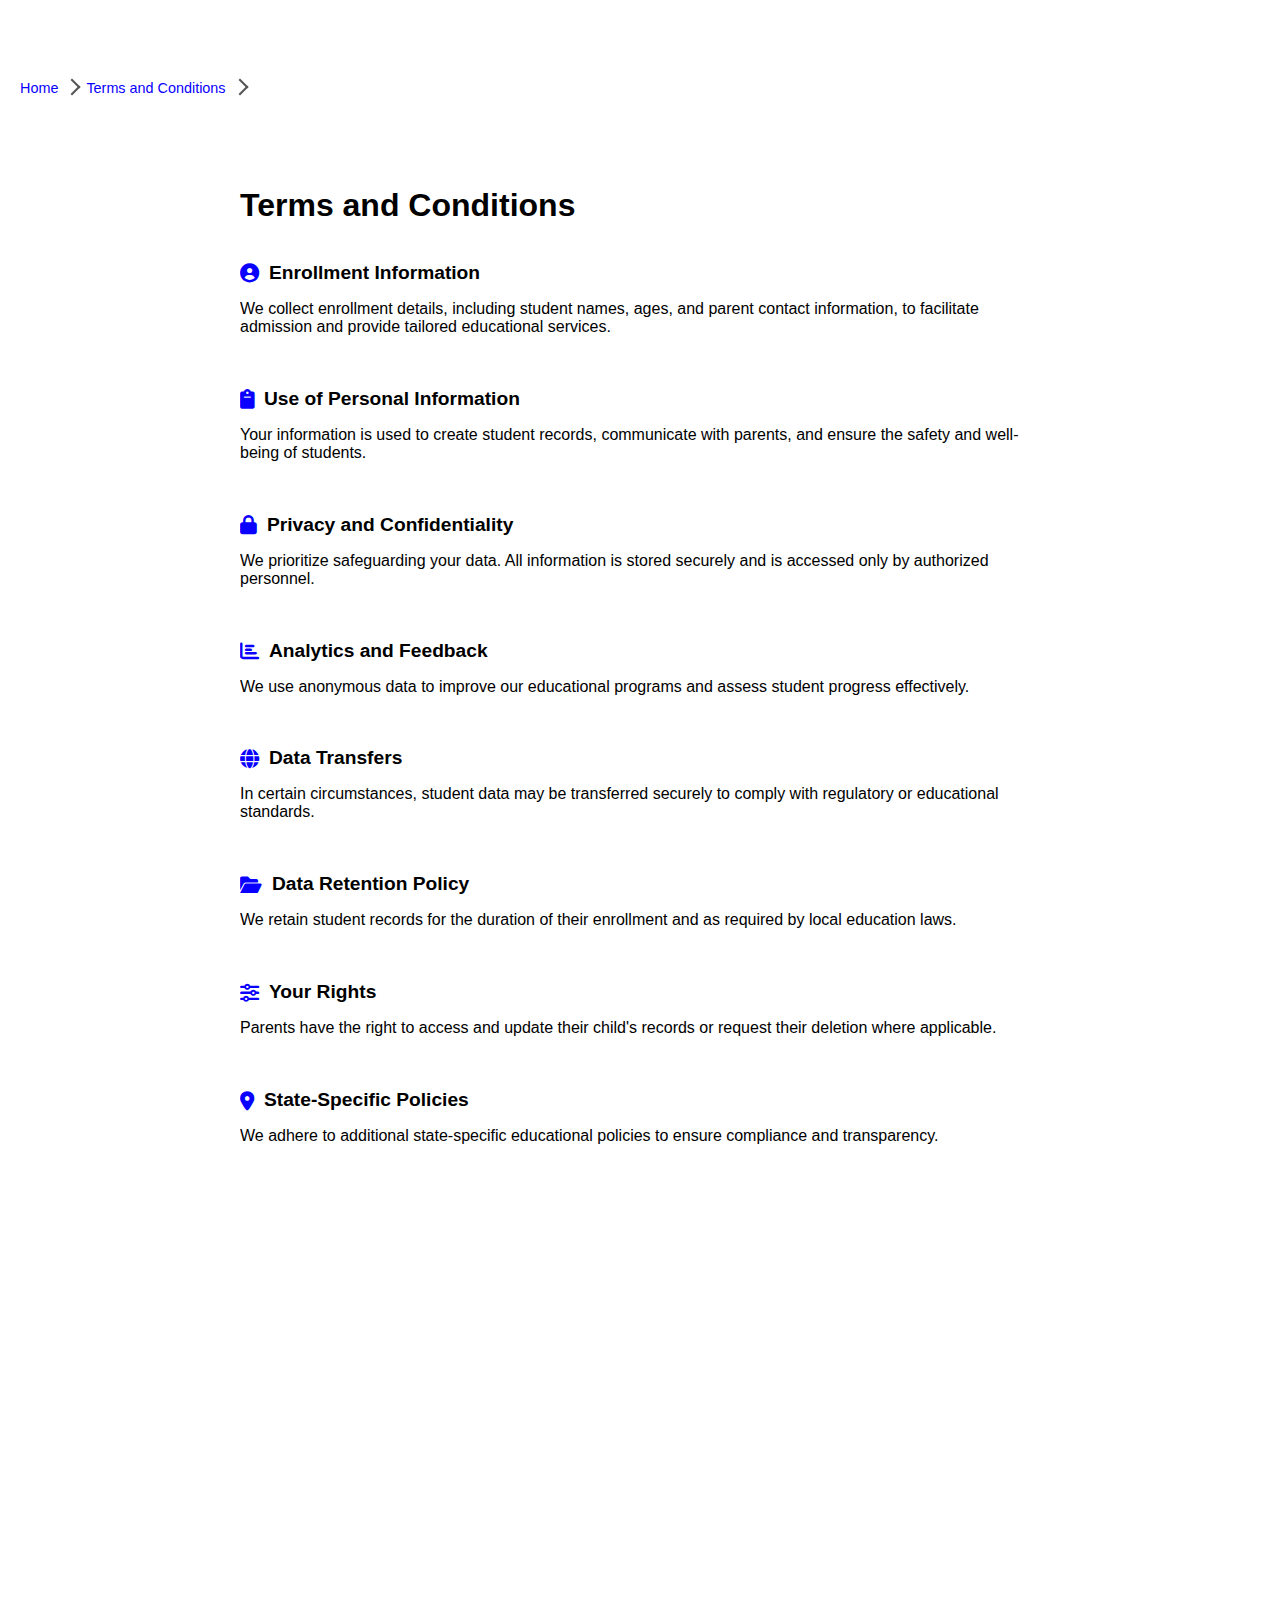
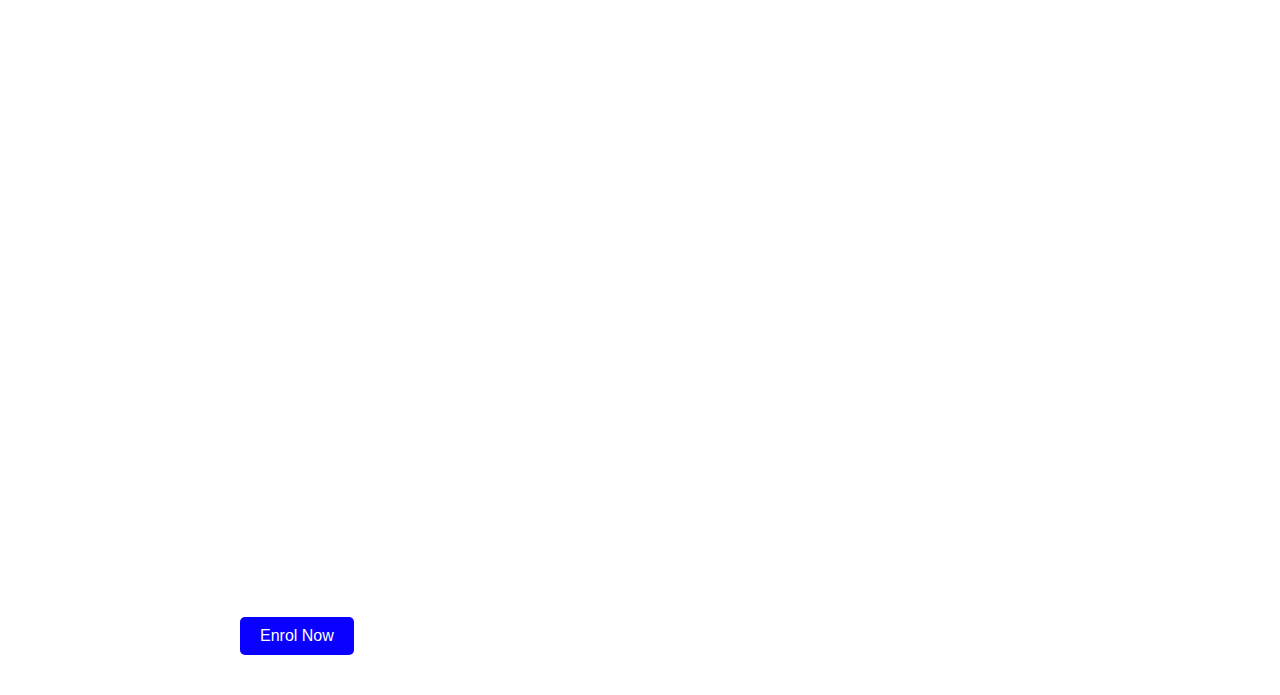
<file: Terms&Conditions.html>
<!DOCTYPE html>
<html lang="en">

<head>
    <meta charset="UTF-8">
    <meta name="viewport" content="width=device-width, initial-scale=1.0">
    <title>Terms and Conditions - Keitsleigh</title>
    <link rel="stylesheet" href="https://cdnjs.cloudflare.com/ajax/libs/font-awesome/6.0.0-beta3/css/all.min.css">
    <link rel="stylesheet" href="style.css">
    <style>
        body.fade-in {
            opacity: 1;
        }
  header {
            /* background-color: #f4f4f4; */
            padding: 10px 20px;
        }
        .terms-container {
            max-width: 800px;
            margin: 20px auto;
            padding: 20px;
        }

        .breadcrumb {
            font-size: 0.9em;
            margin-bottom: 20px;
            display: flex;
            align-items: center;
        }

        .breadcrumb a {
            margin-top: 70px;
            text-decoration: none;
            color: #0900FF;
            position: relative;
        }

        .breadcrumb a:after {
            content: "";
            display: inline-block;
            width: 10px;
            height: 10px;
            border-right: 2px solid #555;
            border-bottom: 2px solid #555;
            transform: rotate(-45deg);
            margin: 0 8px;
        }

        .breadcrumb a:last-child:after {
            content: "";
        }

        h1 {
            color: #000;
        }

        section {
            margin-bottom: 20px;
            opacity: 0;
            transform: translateY(20px);
            transition: opacity 0.8s ease-in-out, transform 0.8s ease-in-out;
        }

        section.visible {
            opacity: 1;
            transform: translateY(0);
        }

        section h2 {
            color: #000;
            font-size: 1.2em;
            margin-bottom: 10px;
            display: flex;
            align-items: center;
        }

        section h2 i {
            color: #0900FF;
            margin-right: 10px;
        }

        section p {
            text-align: left;
        }

        .btn-enroll {
            display: inline-block;
            margin-top: 20px;
            padding: 10px 20px;
            background-color: #0900FF;
            color: white;
            text-decoration: none;
            border-radius: 5px;
        }

        .btn-enroll:hover {
            background-color: #0056b3;
        }
        
    </style>
    <script>
        document.addEventListener("DOMContentLoaded", function () {
            document.body.classList.add("fade-in");

            const sections = document.querySelectorAll("section");
            const observer = new IntersectionObserver((entries) => {
                entries.forEach((entry) => {
                    if (entry.isIntersecting) {
                        entry.target.classList.add("visible");
                    }
                });
            }, { threshold: 0.1 });

            sections.forEach((section) => {
                observer.observe(section);
            });
        });
    </script>
</head>

<body>
    <header>
        <nav class="breadcrumb">
            <a href="/">Home</a><a href="#">Terms and Conditions</a>
        </nav>
    </header>
    <div class="terms-container">
        <h1>Terms and Conditions</h1>

        <section>
            <h2><i class="fas fa-user-circle"></i> Enrollment Information</h2>
            <p>We collect enrollment details, including student names, ages, and parent contact information, to
                facilitate admission and provide tailored educational services.</p>
        </section>

        <section>
            <h2><i class="fas fa-clipboard"></i> Use of Personal Information</h2>
            <p>Your information is used to create student records, communicate with parents, and ensure the safety and
                well-being of students.</p>
        </section>

        <section>
            <h2><i class="fas fa-lock"></i> Privacy and Confidentiality</h2>
            <p>We prioritize safeguarding your data. All information is stored securely and is accessed only by
                authorized personnel.</p>
        </section>

        <section>
            <h2><i class="fas fa-chart-bar"></i> Analytics and Feedback</h2>
            <p>We use anonymous data to improve our educational programs and assess student progress effectively.</p>
        </section>

        <section>
            <h2><i class="fas fa-globe"></i> Data Transfers</h2>
            <p>In certain circumstances, student data may be transferred securely to comply with regulatory or
                educational standards.</p>
        </section>

        <section>
            <h2><i class="fas fa-folder-open"></i> Data Retention Policy</h2>
            <p>We retain student records for the duration of their enrollment and as required by local education laws.
            </p>
        </section>

        <section>
            <h2><i class="fas fa-sliders-h"></i> Your Rights</h2>
            <p>Parents have the right to access and update their child's records or request their deletion where
                applicable.</p>
        </section>

        <section>
            <h2><i class="fas fa-map-marker-alt"></i> State-Specific Policies</h2>
            <p>We adhere to additional state-specific educational policies to ensure compliance and transparency.</p>
        </section>

      

        <section>
            <h2><i class="fas fa-envelope"></i> Contact Information</h2>
            <p>For any inquiries or concerns about our terms, please contact the school administration.</p>
        </section>

        <section>
            <h2><i class="fas fa-check-circle"></i> Acceptance of Terms</h2>
            <p>By enrolling your child at Keitsleigh Primary School, you agree to abide by these Terms and Conditions.
                If you do not agree with any of the terms, please do not proceed with the enrollment.</p>
        </section>

        <section>
            <h2><i class="fas fa-sync-alt"></i> Changes to Terms and Conditions</h2>
            <p>We reserve the right to update or modify these Terms and Conditions at any time. Any changes will be
                communicated to parents/guardians via email or through the school's website.</p>
        </section>

        <section>
            <h2><i class="fas fa-book"></i> School Policies</h2>
            <p>In addition to these terms, you are required to follow the school’s internal policies, including but not
                limited to attendance, dress code, and behavior expectations, which are available upon request.</p>
        </section>

        <section>
            <h2><i class="fas fa-exclamation-circle"></i> Liability and Disclaimer</h2>
            <p>Keitsleigh Primary School will not be held liable for any damages, injuries, or losses incurred during
                school-related activities unless caused by negligence or intentional misconduct.</p>
        </section>

        <section>
            <h2><i class="fas fa-cloud-meatball"></i> Force Majeure</h2>
            <p>Keitsleigh Primary School is not responsible for any failure to perform due to unforeseen events beyond
                our control, including but not limited to natural disasters, government actions, or pandemics.</p>
        </section>

        <section>
            <h2><i class="fas fa-credit-card"></i> Refund and Cancellation Policy</h2>
            <p>If you wish to cancel your child’s enrollment, please refer to the school's refund and cancellation
                policy for detailed instructions. Refund eligibility may depend on the timing of cancellation.</p>
        </section>

        <section>
            <h2><i class="fas fa-gavel"></i> Intellectual Property</h2>
            <p>All educational materials, logos, and branding associated with Keitsleigh Primary School are the
                intellectual property of the school and cannot be used without express permission.</p>
        </section>

        <section>
            <h2><i class="fas fa-balance-scale"></i> Governing Law</h2>
            <p>These Terms and Conditions are governed by the laws of the state in which Keitsleigh Primary School
                operates. Any disputes will be resolved under the jurisdiction of the local courts.</p>
        </section>

        <section>
            <h2><i class="fas fa-ambulance"></i> Emergency Protocols</h2>
            <p>Keitsleigh Primary School has established protocols for dealing with emergencies. These include medical
                emergencies, natural disasters, and lockdowns, and are communicated to parents/guardians as needed.</p>
        </section>

        <section>
            <h2><i class="fas fa-users"></i> Third-Party Services</h2>
            <p>We may engage third-party service providers for various educational and administrative functions. These
                providers are held to the same privacy and confidentiality standards outlined in this document.</p>
        </section>

        <a href="Admission.html" class="btn-enroll">Enrol Now</a>

    </div>
   

</body>

</html>
</file>
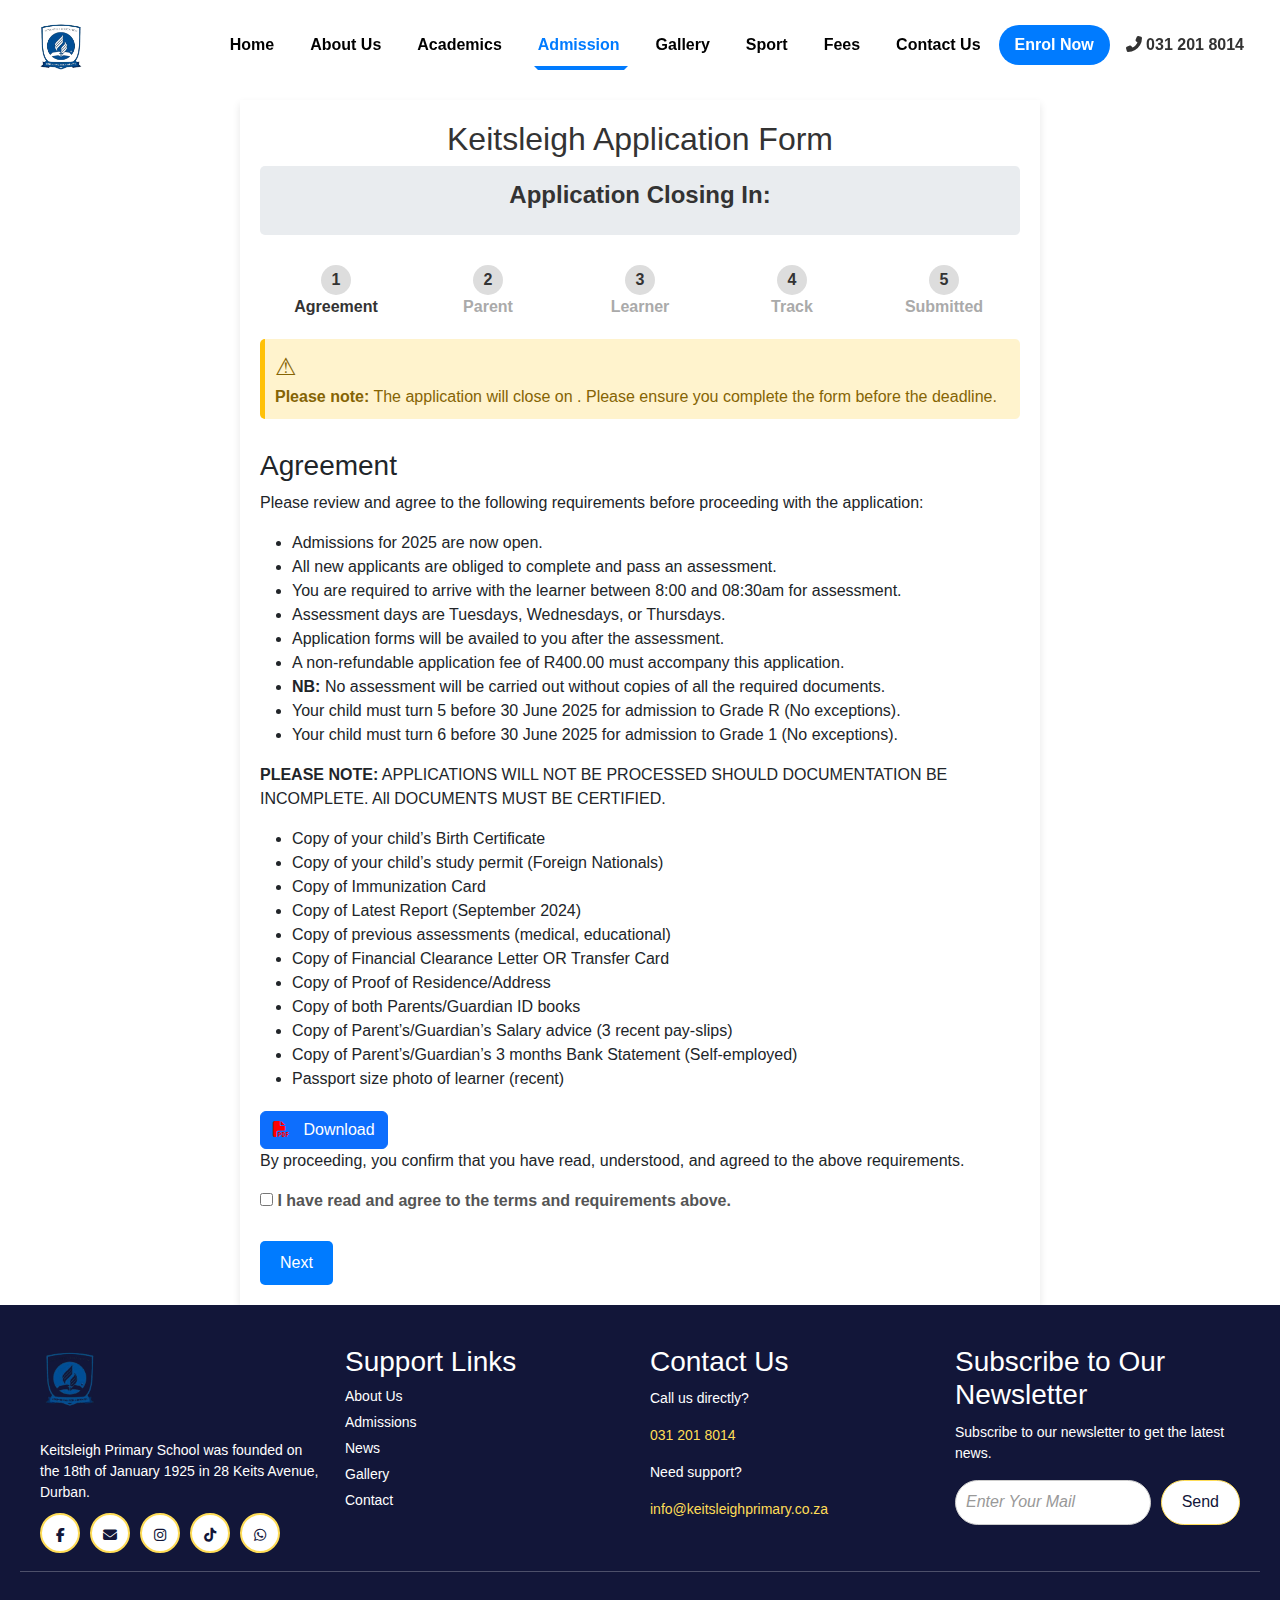
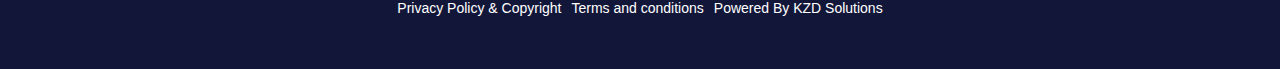
<file: Test.html>
<!DOCTYPE html>
<html lang="en">

<head>
    <meta charset="UTF-8">
    <meta name="viewport" content="width=device-width, initial-scale=1.0">
    <link rel="icon" type="image/x-icon" href="../images/logo.png">

    <title>Keitsleigh Primary School Admission</title>
    <link href="https://cdn.jsdelivr.net/npm/bootstrap@5.3.0/dist/css/bootstrap.min.css" rel="stylesheet">
    <link href="https://cdnjs.cloudflare.com/ajax/libs/font-awesome/6.5.1/css/all.min.css" rel="stylesheet">

    <link rel="stylesheet" href="style.css">
    <link rel="icon" type="image/x-icon" href="/images/favicon.ico">


</head>
<style>
    h2 {
        text-align: center;
        color: #333;
    }

    label {
        display: block;
        margin-bottom: 8px;
        color: #555;
    }

    input[type="text"] {
        padding: 10px;
        margin-bottom: 15px;
        border: 1px solid #ccc;
        border-radius: 5px;
    }

    button {
        padding: 10px;
        background-color: #007bff;
        color: #fff;
        border: none;
        border-radius: 5px;
        cursor: pointer;
        font-size: 16px;
    }

    button:hover {
        background-color: #a78913;
    }

    .status-container {
        margin-top: 20px;
        padding: 10px;
        border: 1px solid #ccc;
        border-radius: 5px;
        background-color: #e7f3fe;
        display: none;
        /* Initially hidden */
    }

    .error {
        color: red;
        margin-top: 10px;
    }
</style>



<body>
    <!-- Responsive Navbar -->
    <nav class="navbar navbar-expand-lg navbar-light fixed-top">
        <div class="container-fluid">
            <a class="navbar-brand" href="#">
                <img src="./images/Keitsleighschool-logo.png.png" alt="School Logo" loading="lazy">
            </a>
            <button class="navbar-toggler" type="button" data-bs-toggle="collapse" data-bs-target="#navbarNav"
                aria-controls="navbarNav" aria-expanded="false" aria-label="Toggle navigation">
                <span><i class="fa-solid fa-bars"></i></span>
            </button>
            <div class="collapse navbar-collapse" id="navbarNav">
                <ul class="navbar-nav ms-auto">
                    <li class="nav-item">
                        <a class="nav-link" href="index.html">Home</a>
                    </li>
                    <li class="nav-item">
                        <a class="nav-link" href="AboutUs.html">About Us</a>
                    </li>
                    <li class="nav-item">
                        <a class="nav-link" href="Academic.html">Academics</a>
                    </li>
                    <li class="nav-item dropdown">
                        <a class="nav-link dropdown-toggle active" href="#" id="admissionDropdown" role="button"
                            data-bs-toggle="dropdown" aria-expanded="false">
                            Admission
                        </a>
                        <ul class="dropdown-menu" aria-labelledby="admissionDropdown">
                            <li><a class="dropdown-item" href="Admission.html">Apply Now</a></li>
                            <li><a class="dropdown-item" href="#" data-bs-toggle="modal"
                                    data-bs-target="#trackApplicationModal">Track Application</a></li>
                        </ul>
                    </li>
                    <li class="nav-item">
                        <a class="nav-link" href="Gallery.html">Gallery</a>
                    </li>
                    <li class="nav-item">
                        <a class="nav-link" href="Sport.html">Sport</a>
                    </li>
                    <li class="nav-item">
                        <a class="nav-link" href="fees.html">Fees</a>
                    </li>
                    <li class="nav-item">
                        <a class="nav-link" href="ContactUs.html">Contact Us</a>
                    </li>
                    <li class="nav-item">
                        <a class="btn enroll-now-btn" href="Admission.html">Enrol Now</a>
                    </li>
                </ul>
                <span class="contact-number ms-3 d-none d-lg-inline">
                    <i class="fas fa-phone-alt"></i> 031 201 8014
                </span>
            </div>
        </div>
    </nav>



    <div class="Containerss" style="margin-top: 100px;">
        <h2>Keitsleigh Application Form</h2>
        <!-- Countdown to application closure -->
        <div id="countdownContainer" class="countdown-container">
            <div class="countdown-message">
                <h4>Application Closing In:</h4>
                <div id="countdown" class="countdown-timer"></div>
            </div>
        </div>





        <ul class="progress-bars">
            <li class="progress-step active" id="stepAgreement">Agreement</li>
            <li class="progress-step" id="stepParent">Parent</li>
            <li class="progress-step" id="stepLearner">Learner</li>
            <li class="progress-step" id="stepTrack">Track</li>
            <li class="progress-step" id="stepSubmitted">Submitted</li>
        </ul>


        <!-- Agreement Section -->
        <div id="agreementSection" class="form-section active">

            <div class="caution-notice">
                <ul>
                    <li>
                        <span class="caution-icon">&#9888;</span>
                        <div>
                            <strong>Please note:</strong> The application will close on
                            <strong id="deadlineMessage"></strong>. Please ensure you complete the form before the
                            deadline.
                        </div>
                    </li>
                </ul>
            </div>


            <h3>Agreement</h3>
            <p>Please review and agree to the following requirements before proceeding with the application:</p>
            <ul>
                <li>Admissions for 2025 are now open.</li>
                <li>All new applicants are obliged to complete and pass an assessment.</li>
                <li>You are required to arrive with the learner between 8:00 and 08:30am for assessment.</li>
                <li>Assessment days are Tuesdays, Wednesdays, or Thursdays.</li>
                <li>Application forms will be availed to you after the assessment.</li>
                <li>A non-refundable application fee of R400.00 must accompany this application.</li>
                <li><strong>NB:</strong> No assessment will be carried out without copies of all the required documents.
                </li>
                <li>Your child must turn 5 before 30 June 2025 for admission to Grade R (No exceptions).</li>
                <li>Your child must turn 6 before 30 June 2025 for admission to Grade 1 (No exceptions).</li>
            </ul>

            <p><strong>PLEASE NOTE:</strong> APPLICATIONS WILL NOT BE PROCESSED SHOULD DOCUMENTATION BE INCOMPLETE. All
                DOCUMENTS
                MUST BE CERTIFIED.</p>
            <ul>
                <li>Copy of your child’s Birth Certificate</li>
                <li>Copy of your child’s study permit (Foreign Nationals)</li>
                <li>Copy of Immunization Card</li>
                <li>Copy of Latest Report (September 2024)</li>
                <li>Copy of previous assessments (medical, educational)</li>
                <li>Copy of Financial Clearance Letter OR Transfer Card</li>
                <li>Copy of Proof of Residence/Address</li>
                <li>Copy of both Parents/Guardian ID books</li>
                <li>Copy of Parent’s/Guardian’s Salary advice (3 recent pay-slips)</li>
                <li>Copy of Parent’s/Guardian’s 3 months Bank Statement (Self-employed)</li>
                <li>Passport size photo of learner (recent)</li>
            </ul>
            <div style="margin-top: 20px;">
                <a href="FEES Doc.pdf" download="Fees2025.pdf" id="downloadFeesButton" class="btn btn-primary">
                    <i class="fas fa-file-pdf" style="color: red; margin-right: 10px;"></i> Download
                </a>
            </div>



            <p>
                By proceeding, you confirm that you have read, understood, and agreed to the above requirements.
            </p>


            <label>
                <input type="checkbox" id="agreementCheckbox" onclick="toggleNextButton()">
                <strong>I have read and agree to the terms and requirements above.</strong>
            </label>



            <div class="button-container">
                <button type="button" id="nextButton" class="button next" disabled
                    onclick="showNextSection('parentForm')">Next</button>
            </div>
        </div>

        <!-- Parent/Guardian Form Section -->
        <div id="parentForm" class="form-section ">
            <h3>Parent/Guardian Information</h3>
            <form id="parentFormData">
                <label for="parentName">Parent/Guardian Name</label>
                <input type="text" id="parentName" name="parentName" placeholder="Full Name" required>

                <label for="parentID">ID Number</label>
                <input type="number" id="parentID" name="parentID" oninput="enforceMaxLength(event)"
                    placeholder="Enter 13-digit ID" required>
                <div id="idError" style="color: red;"></div>

                <label for="parentEmail">Email</label>
                <input type="email" id="parentEmail" name="parentEmail" placeholder="e.g. parent@example.com" required>

                <label for="parentPhone">Phone Number</label>
                <input type="text" id="parentPhone" name="parentPhone" placeholder="0XXXXXXXXX" maxlength="10"
                    oninput="validateParentPhone()" required>
                <div id="phoneError" style="color: red;"></div>

                <label for="Paddress">Address</label>
                <input type="text" id="Paddress" name="Paddress" placeholder="Home Address" required>
                <label for="parentDoc">Copy of Parent/Guardian ID books</label>
                <input type="file" id="parentDoc" name="parentDoc"
                    accept="image/*,application/pdf,application/msword,application/vnd.openxmlformats-officedocument.wordprocessingml.document">

                <label for="proofOfAddressFile">Copy of Proof of Residence/Address</label>
                <input type="file" id="proofOfAddressFile" name="proofOfAddressFile"
                    accept="image/*,application/pdf,application/msword,application/vnd.openxmlformats-officedocument.wordprocessingml.document">

                <label for="salaryAdviceFile">Copy of Parent’s/Guardian’s Salary advice (3 recent Pay-slips)</label>
                <input type="file" id="salaryAdviceFile" name="salaryAdviceFile"
                    accept="image/*,application/pdf,application/msword,application/vnd.openxmlformats-officedocument.wordprocessingml.document">

                <label for="bankStatementFile">Copy of Parent’s/Guardian’s 3 months Bank Statement
                    (Self-employed)</label>
                <input type="file" id="bankStatementFile" name="bankStatementFile"
                    accept="image/*,application/pdf,application/msword,application/vnd.openxmlformats-officedocument.wordprocessingml.document">

                <p class="note-text">Take Note: Please Upload Image, PDF and Docx Only!</p>

                <div class="button-container">
                    <button type="button" class="button prev"
                        onclick="showPrevSection('agreementSection')">Previous</button>

                    <button type="button" class="button next" onclick="validateParentForm()">Next</button>

                </div>

            </form>
            <div id="formErrors" style="color: red; margin-top: 10px;"></div>

        </div>

        <!-- Learner Form Section -->
        <div id="learnerForm" class="form-section">
            <h3>Learner Information</h3>
            <form id="learnerFormData">

                <label for="Fname">First Name</label>
                <input type="text" id="Fname" name="Fname" required>

                <label for="Sname">Second Name</label>
                <input type="text" id="Sname" name="Sname">

                <label for="Surname">Surname</label>
                <input type="text" id="Surname" name="Surname" required>

                <label for="LearnerID">ID Number</label>
                <input type="text" id="LearnerID" placeholder="Enter 13-digit Learner ID" maxlength="13"
                    oninput="updateLearnerDob()" required>

                <div id="learnerIdMessage" style="color: red;"></div>
                <label for="learnerDob">Date of Birth</label>

                <input type="date" id="learnerDob" name="learnerDob" readonly>


                <label for="learnerIDCard">Copy of your child’s Birth Certificate</label>
                <input type="file" id="learnerIDCard" name="learnerIDCard"
                    accept="image/*,application/pdf,application/msword,application/vnd.openxmlformats-officedocument.wordprocessingml.document"
                    required>

                <label for="learnerGrade">Grade Applying For</label>
                <select id="learnerGrade" style="width: 200px;" name="learnerGrade" required>
                    <option value="" disabled selected>Select a grade</option>
                    <option value="1">Grade R</option>
                    <option value="2">Grade 1</option>
                    <option value="3">Grade 2</option>
                    <option value="4">Grade 3</option>
                    <option value="5">Grade 4</option>
                    <option value="6">Grade 5</option>
                    <option value="7">Grade 6</option>
                    <option value="8">Grade 7</option>
                </select>
                <label for="previousSchoolRemoval">Removal from Previous School</label>
                <input type="file" id="previousSchoolRemoval" name="previousSchoolRemoval"
                    accept="image/*,application/pdf,application/msword,application/vnd.openxmlformats-officedocument.wordprocessingml.document"
                    required>

                <label for="Gender">Gender</label>
                <select id="Gender" style="width: 200px;" name="Gender" required>
                    <option value="" disabled selected>Select a Gender</option>
                    <option value="Male">Male </option>
                    <option value="Female">Female </option>

                </select>


                <!-- Study Permit Field -->
                <div class="input-group">
                    <label for="studyPermitFile">Copy of your child’s study permit (Foreign Nationals)</label>
                    <input type="file" id="studyPermitFile" name="studyPermitFile"
                        accept="image/*,application/pdf,application/msword,application/vnd.openxmlformats-officedocument.wordprocessingml.document"
                        placeholder="Optional if outside country">
                    <small class="form-text text-muted" style="color: #d9534f; margin-top: 5px;">
                        <strong>Note:</strong> Providing a falsified permit will result in legal action.
                    </small>
                </div>

                <label for="immunizationCardFile">Copy of Immunization Card</label>
                <input type="file" id="immunizationCardFile" name="immunizationCardFile"
                    accept="image/*,application/pdf,application/msword,application/vnd.openxmlformats-officedocument.wordprocessingml.document">

                <label for="reportCard">Upload Report (September 2024)</label>
                <input type="file" id="reportCard" name="reportCard"
                    accept="image/*,application/pdf,application/msword,application/vnd.openxmlformats-officedocument.wordprocessingml.document"
                    required>

                <label for="previousAssessmentsFile">Copy of previous assessments (medical, educational)</label>
                <input type="file" id="previousAssessmentsFile" name="previousAssessmentsFile"
                    accept="image/*,application/pdf,application/msword,application/vnd.openxmlformats-officedocument.wordprocessingml.document">

                <label for="financialClearanceFile">Copy of Financial Clearance Letter OR Transfer Card</label>
                <input type="file" id="financialClearanceFile" name="financialClearanceFile"
                    accept="image/*,application/pdf,application/msword,application/vnd.openxmlformats-officedocument.wordprocessingml.document">

                <label for="passportPhotoFile">Passport size photo of learner (recent)</label>
                <input type="file" id="passportPhotoFile" name="passportPhotoFile"
                    accept="image/*,application/pdf,application/msword,application/vnd.openxmlformats-officedocument.wordprocessingml.document">
                <p class="note-text">Take Note: Please Upload Images and Docx Only!</p>


                <div class="button-container">
                    <button type="button" class="button prev" onclick="showPrevSection('parentForm')">Previous</button>

                    <button type="button" class="button next" id="nextButton"
                        onclick="validateLearnerForm()">Next</button>
                </div>


            </form>
            <div id="learnerFormErrors" style="color: red; margin-top: 10px;"></div>

        </div>

        <!-- Submit Section -->
        <div id="emailSection" class="form-section">
            <h3>Track Your Application</h3>
            <form id="trackingForm">
                <label for="trackingEmail">Enter Your Email</label>
                <input type="email" id="trackingEmail" name="trackingEmail" required>

                <div class="button-container">
                    <button type="button" class="button prev" onclick="showPrevSection('learnerForm')">Previous</button>
                    <button type="submit" id="submitButton" class="button save">Save & Submit</button>

                </div>
            </form>
        </div>



    </div>
    <!-- Application Closed Modal -->
    <div id="closedOverlay" class="closed-overlay" style="display: none;">
        <div class="closed-message">
            <h4><span style="color: red;">&#10060;</span> Application Closed</h4>
            <p>The application has closed as of <strong id="closedDate"></strong>. You can no longer proceed with this
                form.</p>
        </div>
    </div>

    <!-- Modal -->
    <div class="modal fade" id="trackApplicationModal" tabindex="-1" aria-labelledby="trackApplicationModalLabel"
        aria-hidden="true">
        <div class="modal-dialog modal-dialog-centered">
            <div class="modal-content">
                <div class="modal-header">
                    <h5 class="modal-title" id="trackApplicationModalLabel">Admission Status Tracker</h5>
                    <button type="button" class="btn-close" data-bs-dismiss="modal" aria-label="Close"></button>
                </div>
                <div class="modal-body">
                    <label for="trackNumber">Enter Learner ID or Registration Number</label>
                    <input type="text" id="trackNumber" placeholder="Learner ID or Registration Number" required>
                    <button id="trackButton" onclick="trackStatus()">Track Status</button>

                    <div class="status-container" id="statusContainer">
                        <h3>Status:</h3>
                        <p id="statusMessage"></p>
                        <p class="error" id="errorMessage"></p>
                    </div>
                </div>
            </div>
        </div>
    </div>

    <!-- Footer -->
    <div id="footer"></div>
    <script src="footer.js"></script>
    <!-- Bootstrap JS and Popper.js -->
    <!-- <script src="https://cdn.jsdelivr.net/npm/bootstrap@5.3.0-alpha3/dist/js/bootstrap.bundle.min.js"></script> -->
    <script src="https://cdn.jsdelivr.net/npm/bootstrap@5.3.0/dist/js/bootstrap.bundle.min.js"></script>

    <script>
        document.addEventListener("DOMContentLoaded", async function () {
            const deadlineMessage = document.getElementById("deadlineMessage");
            const closedDate = document.getElementById("closedDate");
            const countdownElement = document.getElementById("countdown");
            const countdownContainer = document.getElementById("countdownContainer");
            const closedOverlay = document.getElementById("closedOverlay");

            let deadlineDate;

            // Fetch closing date from backend
            async function fetchClosingDate() {
                try {
                    const response = await fetch('https://app.kzdsolutions.co.za/api/application-closing-date');
                    if (!response.ok) {
                        throw new Error('Failed to fetch closing date');
                    }
                    const data = await response.json();
                    deadlineDate = data.closingDate ? new Date(data.closingDate) : null;
                } catch (error) {
                    console.error('Error fetching closing date:', error);
                    deadlineDate = null; // Set to null if there's an error
                }
            }

            // Display deadline message
            function displayDeadline() {
                if (deadlineDate) {
                    const formattedDate = deadlineDate.toLocaleDateString("en-US", {
                        year: "numeric",
                        month: "long",
                        day: "numeric",
                    });

                    deadlineMessage.textContent = formattedDate;
                    closedDate.textContent = formattedDate;
                } else {
                    countdownContainer.style.display = "none"; // Hide countdown if no deadline
                }
            }

            // Countdown function
            function startCountdown() {
                if (deadlineDate) {
                    const interval = setInterval(() => {
                        const now = new Date().getTime();
                        const timeLeft = deadlineDate - now;

                        if (timeLeft > 0) {
                            const days = Math.floor(timeLeft / (1000 * 60 * 60 * 24));
                            const hours = Math.floor((timeLeft % (1000 * 60 * 60 * 24)) / (1000 * 60 * 60));
                            const minutes = Math.floor((timeLeft % (1000 * 60 * 60)) / (1000 * 60));
                            const seconds = Math.floor((timeLeft % (1000 * 60)) / 1000);

                            countdownElement.textContent = `${days}d ${hours}h ${minutes}m ${seconds}s`;
                        } else {
                            // Time has run out
                            clearInterval(interval);
                            countdownContainer.style.display = "none"; // Hide countdown
                            closedOverlay.style.display = "flex"; // Show overlay
                            disableForm();
                        }
                    }, 1000);
                }
            }

            // Enable only the application forms
            function enableForms() {
                const formSections = document.querySelectorAll(".form-section input, .form-section button, .form-section select");
                formSections.forEach((input) => {
                    input.disabled = false; // Enable each input field within the form sections
                });
            }

            // Disable only the application forms if deadline passed
            function disableForm() {
                const formSections = document.querySelectorAll(".form-section input, .form-section button, .form-section select");
                formSections.forEach((input) => {
                    input.disabled = true; // Disable form fields in the application sections
                });
            }

            // Initialize
            await fetchClosingDate();
            if (deadlineDate) {
                displayDeadline();
                startCountdown();
            } else {
                enableForms(); // Enable only the application form sections if no deadline
            }
        });

        // Function to enable/disable "Next" button based on checkbox state
        function toggleNextButton() {
            const checkbox = document.getElementById('agreementCheckbox');
            const nextButton = document.getElementById('nextButton');
            if (checkbox.checked) {
                nextButton.disabled = false;
                nextButton.style.backgroundColor = "#3498db";
            } else {
                nextButton.disabled = true;
                nextButton.style.backgroundColor = "gray";
            }
        }
    </script>


    <script>
        // Handle form submission
        document.getElementById("trackingForm").addEventListener("submit", async function (event) {
            event.preventDefault(); // Prevent default form submission

            const submitButton = document.getElementById("submitButton");

            // Disable the submit button to prevent multiple submissions
            submitButton.disabled = true;
            submitButton.textContent = "Processing...";

            const email = document.getElementById("trackingEmail").value;

            // Validate email format
            if (!validateEmail(email)) {
                alert("Please enter a valid email address.");
                resetButton();
                return;
            }

            // Retrieve parentData and learnerData from sessionStorage
            const parentData = JSON.parse(sessionStorage.getItem("parentData")) || {};
            const learnerData = JSON.parse(sessionStorage.getItem("learnerData")) || {};

            // Check if parentData and learnerData contain the necessary fields
            const { parentId } = parentData;
            const { learnerId } = learnerData;

            if (!parentId || !learnerId) {
                alert("Parent ID or Learner ID is missing. Please ensure that both forms have been filled out correctly.");
                resetButton();
                return;
            }

            // Fetch file inputs from learner form
            const reportCardFile = document.getElementById("reportCard").files[0];
            const previousSchoolRemovalFile = document.getElementById("previousSchoolRemoval").files[0];
            const learnerIDCardFile = document.getElementById("learnerIDCard").files[0];
            const parentDocFile = document.getElementById("parentDoc").files[0];
            const financialClearanceFile = document.getElementById('financialClearanceFile').files[0];
            const immunizationCardFile = document.getElementById('immunizationCardFile').files[0];
            const passportPhotoFile = document.getElementById('passportPhotoFile').files[0];
            const previousAssessmentsFile = document.getElementById('previousAssessmentsFile').files[0];
            const studyPermitFile = document.getElementById('studyPermitFile').files[0];


            const proofOfAddressFile = document.getElementById('proofOfAddressFile').files[0];
            const salaryAdviceFile = document.getElementById('salaryAdviceFile').files[0];
            const bankStatementFile = document.getElementById('bankStatementFile').files[0];

            // Create FormData object
            const formData = new FormData();
            formData.append("trackingEmail", email);
            formData.append("parentId", parentId);
            formData.append("learnerId", learnerId);

            // Append files to FormData
            if (parentDocFile) formData.append("parentDoc", parentDocFile);
            if (reportCardFile) formData.append("reportCard", reportCardFile);
            if (previousSchoolRemovalFile) formData.append("previousSchoolRemoval", previousSchoolRemovalFile);
            if (learnerIDCardFile) formData.append("learnerIDCard", learnerIDCardFile);


            if (financialClearanceFile) formData.append("financialClearanceFile", financialClearanceFile);
            if (immunizationCardFile) formData.append("immunizationCardFile", immunizationCardFile);
            if (previousAssessmentsFile) formData.append("previousAssessmentsFile", previousAssessmentsFile);
            if (studyPermitFile) formData.append("studyPermitFile", studyPermitFile);
            if (passportPhotoFile) formData.append("passportPhotoFile", passportPhotoFile);

            if (proofOfAddressFile) formData.append("proofOfAddressFile", proofOfAddressFile);
            if (bankStatementFile) formData.append("bankStatementFile", bankStatementFile);
            if (salaryAdviceFile) formData.append("salaryAdviceFile", salaryAdviceFile);

            // Append parentData and learnerData as JSON strings
            formData.append("parentData", JSON.stringify(parentData));
            formData.append("learnerData", JSON.stringify(learnerData));

            // Send the form data to the server
            try {
                const response = await fetch("https://app.kzdsolutions.co.za/register", {
                    method: "POST",
                    body: formData, // Send FormData directly
                });

                const data = await response.json();
                if (response.ok) {
                    sessionStorage.clear(); // Clear session storage
                    document.getElementById("parentFormData").reset();
                    document.getElementById("learnerFormData").reset();
                    document.getElementById("trackingForm").reset();

                    window.location.href = 'thank.html';
                } else {
                    alert(`Error: ${data.message}`);
                }
            } catch (error) {
                console.error("Error:", error);
                alert("Please be patient. The system is currently down. For assistance, please email the administrator. Please try again.");
                location.reload();

            } finally {
                // Reset button after processing
                resetButton();
            }
        });

        // Reset button to its original state
        function resetButton() {
            const submitButton = document.getElementById("submitButton");
            submitButton.disabled = false;
            submitButton.textContent = "Save & Submit";
        }
    </script>



    <script>


        // Function to show the next section
        function showNextSection(sectionId) {
            const sections = document.querySelectorAll('.form-section');
            sections.forEach(section => section.classList.remove('active'));
            document.getElementById(sectionId).classList.add('active');

            if (sectionId === 'learnerForm') {
                loadParentData(); // Load parent data when showing learner form
            } else if (sectionId === 'emailSection') {
                setTrackingEmail(); // Set tracking email when showing email section
            }
        }
        // Helper function to validate email format
        function validateEmail(email) {
            const emailPattern = /^[^\s@]+@[^\s@]+\.[^\s@]+$/;
            return emailPattern.test(email);
        }

        function validateParentPhone() {
            const phoneInput = document.getElementById('parentPhone');
            const phoneError = document.getElementById('phoneError');

            const phoneValue = phoneInput.value;

            // Clear error messages initially
            phoneError.innerHTML = '';

            // Allow only digits and enforce length limit
            if (!/^\d*$/.test(phoneValue)) {
                phoneError.innerHTML = 'Phone number can only contain digits.';
                phoneInput.value = phoneValue.slice(0, -1); // Remove last non-digit character
                return;
            }

            // Ensure it starts with 0
            if (phoneValue.length > 0 && phoneValue[0] !== '0') {
                phoneError.innerHTML = 'Phone number must start with 0.';
                phoneInput.value = ''; // Clear invalid input
                return;
            }

            // Lock the input if 10 digits are entered
            if (phoneValue.length === 10) {
                phoneInput.readOnly = true; // Make the input read-only
                phoneError.innerHTML = ''; // Clear any previous errors
            } else {
                phoneInput.readOnly = false; // Allow editing until 10 digits
            }
        }


        function enforceMaxLength(event) {
            const input = event.target;

            // Limit the input length to 13 digits
            if (input.value.length > 13) {
                input.value = input.value.slice(0, 13); // Truncate to 13 digits
            }
        }

        // Function to validate parent form
        function validateParentForm() {
            const errorContainer = document.getElementById('formErrors');
            const phoneError = document.getElementById('phoneError');
            errorContainer.innerHTML = ''; // Clear previous errors
            phoneError.innerHTML = ''; // Clear phone-specific errors
            const idError = document.getElementById('idError');
            idError.innerHTML = ''; // Clear ID-specific errors
            // Get form field values
            const parentName = document.getElementById('parentName').value.trim();
            const parentEmail = document.getElementById('parentEmail').value.trim();
            const parentPhone = document.getElementById('parentPhone').value.trim();
            const Paddress = document.getElementById('Paddress').value.trim();
            const parentID = document.getElementById('parentID').value.trim();

            // Get file elements from DOM
            const parentDoc = document.getElementById('parentDoc').value.trim(); // Get the file object

            const proofOfAddressFile = document.getElementById('proofOfAddressFile').value.trim();
            const salaryAdviceFile = document.getElementById('salaryAdviceFile').value.trim();
            const bankStatementFile = document.getElementById('bankStatementFile').value.trim();


            let isValid = true;


            // File inputs
            const fileInputs = [
                { id: 'parentDoc', label: "Parents/Guardian ID Books" },
                { id: 'proofOfAddressFile', label: "Proof of Address" },
                { id: 'salaryAdviceFile', label: "Salary Advice Document" },
                { id: 'bankStatementFile', label: "Bank Statement" }
            ];


            // Validate file uploads
            fileInputs.forEach(({ id, label }) => {
                const fileInput = document.getElementById(id);
                if (fileInput.files.length === 0) {
                    errorContainer.innerHTML += `Please upload the ${label}.<br>`;
                    isValid = false;
                } else {
                    const file = fileInput.files[0];
                    if (file.size > 1024 * 1024) {
                        errorContainer.innerHTML += `${label} must be less than 1MB.<br>`;
                        isValid = false;
                    }
                }
            });
            if (!parentName) {
                errorContainer.innerHTML += 'Please enter the Parent/Guardian Name.<br>';
                isValid = false;
            }

            // Validate email
            if (!parentEmail || !validateEmail(parentEmail)) {
                errorContainer.innerHTML += 'Please enter a valid email address.<br>';
                isValid = false;
            } else {
                // Set tracking email if parentEmail is valid
                setTrackingEmail(parentEmail);
            }

            // Validate Phone Number
            if (!/^0\d{9}$/.test(parentPhone)) {
                phoneError.innerHTML = 'Phone number must be 10 digits and start with 0.';
                isValid = false;
            }

            // Validate Address
            if (!Paddress) {
                errorContainer.innerHTML += 'Please enter the Address.<br>';
                isValid = false;
            }

            // Validate if document is uploaded
            if (!parentDoc) {
                errorContainer.innerHTML += 'Please upload the Parents/Guardian ID Books .<br>';
                isValid = false;
            }

            if (!salaryAdviceFile) {
                errorContainer.innerHTML += 'Please upload the Salary Advice File Document .<br>';
                isValid = false;
            }


            if (!bankStatementFile) {
                errorContainer.innerHTML += 'Please upload the Bank Statement File Document .<br>';
                isValid = false;
            }


            if (!proofOfAddressFile) {
                errorContainer.innerHTML += 'Please upload the Proof Of Address File Document .<br>';
                isValid = false;
            }

            // Validate 13-digit ID Number
            if (!/^\d{13}$/.test(parentID)) {
                idError.innerHTML = 'ID Number must be exactly 13 digits.';
                isValid = false;
            }


            const allowedFileTypes = ['image/jpeg', 'image/png', 'image/jpg'];




            // If form is valid, proceed to the next section
            if (isValid) {
                // Store parent data in a single object
                const parentData = {
                    parentId: parentID,
                    parentName: parentName,
                    parentEmail: parentEmail,
                    parentPhone: parentPhone,
                    Paddress: Paddress
                };

                // Save parentData to sessionStorage
                sessionStorage.setItem('parentData', JSON.stringify(parentData));

                // Clear error messages
                errorContainer.innerHTML = '';

                // Proceed to next section
                showNextSection('learnerForm');
            }
        }


        function checkLearnerID() {
            const learnerId = document.getElementById('LearnerID').value;
            const messageDiv = document.getElementById('learnerIdMessage');
            const nextButton = document.getElementById('nextButton');

            if (learnerId) {
                return fetch('https://app.kzdsolutions.co.za/check-learner-id', {
                    method: 'POST',
                    headers: {
                        'Content-Type': 'application/json',
                    },
                    body: JSON.stringify({ learnerId }),
                })
                    .then(response => response.json())
                    .then(data => {
                        if (data.exists) {
                            // Learner ID exists
                            messageDiv.innerHTML = `The learner ID is already applied. Current status: ${data.status}`;
                            messageDiv.style.color = 'red';
                            nextButton.disabled = true; // Disable the Next button
                            return false; // Invalid learner ID
                        } else {
                            // Learner ID is valid
                            messageDiv.innerHTML = '';
                            nextButton.disabled = false; // Enable the Next button
                            return true; // Valid learner ID
                        }
                    })
                    .catch(error => {
                        console.error('Error:', error);
                        messageDiv.innerHTML = 'An error occurred while checking the learner ID.';
                        messageDiv.style.color = 'red';
                        nextButton.disabled = true; // Disable the Next button
                        return false; // Treat as invalid in case of error
                    });
            } else {
                // Learner ID field is empty
                messageDiv.innerHTML = 'Please enter a learner ID.';
                messageDiv.style.color = 'red';
                nextButton.disabled = true; // Disable the Next button
                return Promise.resolve(false); // Invalid learner ID
            }
        }

        // Function to invalidate the learner form
        function invalidateLearnerForm() {
            const errorContainer = document.getElementById('learnerFormErrors');
            errorContainer.innerHTML = 'The learner ID already exists. Please check and try again.';
        }

        // Function to update the Date of Birth based on Learner ID
        function updateLearnerDob() {
            const learnerID = document.getElementById('LearnerID').value.trim();
            const learnerDob = document.getElementById('learnerDob');
            const learnerIdMessage = document.getElementById('learnerIdMessage');

            // Clear error messages
            learnerIdMessage.textContent = '';

            // Check if at least the first 6 digits are entered
            if (learnerID.length >= 6) {
                const yearPrefix = parseInt(learnerID.slice(0, 2)) < 50 ? '20' : '19'; // IDs < 50 are from 2000s
                const year = yearPrefix + learnerID.slice(0, 2);
                const month = learnerID.slice(2, 4);
                const day = learnerID.slice(4, 6);

                // Check if the extracted date is valid
                if (isValidDate(year, month, day)) {
                    learnerDob.value = `${year}-${month}-${day}`; // Set date in YYYY-MM-DD format
                } else {
                    learnerDob.value = ''; // Clear the field if invalid
                    learnerIdMessage.textContent = 'Invalid Date. Check the Learner ID.';
                }
            } else {
                learnerDob.value = ''; // Clear the field if ID is too short
            }
        }

        // Helper function to validate a date
        function isValidDate(year, month, day) {
            const date = new Date(`${year}-${month}-${day}`);
            return (
                date.getFullYear() === parseInt(year) &&
                date.getMonth() + 1 === parseInt(month) && // JS months are 0-indexed
                date.getDate() === parseInt(day)
            );
        }

        // Function to validate learner form
        async function validateLearnerForm() {
            const errorContainer = document.getElementById('learnerFormErrors');
            errorContainer.innerHTML = ''; // Clear previous errors

            const Fname = document.getElementById('Fname').value.trim();
            const Sname = document.getElementById('Sname').value.trim();
            const Surname = document.getElementById('Surname').value.trim();
            const LearnerID = document.getElementById('LearnerID').value.trim();
            const learnerDob = document.getElementById('learnerDob').value.trim();
            const learnerGrade = document.getElementById('learnerGrade').value.trim();

            const reportCard = document.getElementById('reportCard').value.trim();;
            const previousSchoolRemoval = document.getElementById('previousSchoolRemoval').value.trim();;
            const learnerIDCard = document.getElementById('learnerIDCard').value.trim();;
            const gender = document.getElementById('Gender').value.trim();

            const financialClearanceFile = document.getElementById('financialClearanceFile').value.trim();;
            const immunizationCardFile = document.getElementById('immunizationCardFile').value.trim();;
            const passportPhotoFile = document.getElementById('passportPhotoFile').value.trim();;
            const previousAssessmentsFile = document.getElementById('previousAssessmentsFile').value.trim();;
            const studyPermitFile = document.getElementById('studyPermitFile').value.trim();;


            let isValid = true;


            const validateFileSize = (inputId, label) => {
                const fileInput = document.getElementById(inputId);
                if (fileInput.files.length > 0) {
                    const file = fileInput.files[0];
                    if (file.size > 1024 * 1024) { // 1MB in bytes
                        errorContainer.innerHTML += `${label} must be less than 1MB.<br>`;
                        isValid = false;
                    }
                }
            };


            validateFileSize('learnerIDCard', 'Birth Certificate');
            validateFileSize('previousSchoolRemoval', 'Removal from Previous School Document');
            validateFileSize('reportCard', 'Report');
            validateFileSize('financialClearanceFile', 'Financial Clearance Document');
            validateFileSize('passportPhotoFile', 'Passport Photo');
            validateFileSize('studyPermitFile', 'Study Permit');
            validateFileSize('immunizationCardFile', 'Immunization Card');
            validateFileSize('previousAssessmentsFile', 'Previous Assessments Document');
            if (!Fname) {
                errorContainer.innerHTML += 'Please enter the First Name.<br>';
                isValid = false;
            }

            if (!Surname) {
                errorContainer.innerHTML += 'Please enter the Surname.<br>';
                isValid = false;
            }

            if (!gender) {
                errorContainer.innerHTML += 'Please Select the Gender.<br>';
                isValid = false;
            }

            // Validate Learner ID and Date of Birth
            if (!/^\d{13}$/.test(LearnerID)) {
                errorContainer.innerHTML += 'Learner ID Number must be a 13-digit number.<br>';
                isValid = false;
            } else if (!learnerDob) {
                errorContainer.innerHTML += 'Learner Date of Birth could not be determined. Please check the Learner ID.<br>';
                isValid = false;
            }

            if (!learnerGrade) {
                errorContainer.innerHTML += 'Please select the Grade.<br>';
                isValid = false;
            }

            if (!reportCard) {
                errorContainer.innerHTML += 'Please upload the Report.<br>';
                isValid = false;
            }


            if (!previousSchoolRemoval) {
                errorContainer.innerHTML += 'Please upload the Removal Document.<br>';
                isValid = false;
            }

            if (!learnerIDCard) {
                errorContainer.innerHTML += 'Please upload the Birth Certificate File  Document.<br>';
                isValid = false;
            }

            if (!immunizationCardFile) {
                errorContainer.innerHTML += 'Please upload the Immunization Card File Document.<br>';
                isValid = false;
            }

            if (!previousAssessmentsFile) {
                errorContainer.innerHTML += 'Please upload the Previous Assessments File Document.<br>';
                isValid = false;
            }
            if (!financialClearanceFile) {
                errorContainer.innerHTML += 'Please upload the financial Clearance File Document.<br>';
                isValid = false;
            }

            if (!passportPhotoFile) {
                errorContainer.innerHTML += 'Please upload the Passport Photo File Document.<br>';
                isValid = false;
            }


            // Check learner ID asynchronously
            const isLearnerIDValid = await checkLearnerID();
            if (!isLearnerIDValid) {
                isValid = false;
            }

            const allowedFileTypes = ['image/jpeg', 'image/png', 'image/jpg'];


            // If the form is valid, proceed to the next section
            if (isValid) {
                // Store learner data in a single object
                const learnerData = {
                    learnerId: LearnerID,
                    Fname: Fname,
                    Sname: Sname,
                    Surname: Surname,
                    learnerDob: learnerDob,
                    learnerGrade: learnerGrade,
                    gender: gender,

                };
                sessionStorage.setItem('learnerData', JSON.stringify(learnerData)); // Store as a JSON string
                showNextSection('emailSection');
            }
        }


        // Function to load parent data from sessionStorage
        function loadParentData() {
            // Retrieve parent data from sessionStorage
            const parentData = JSON.parse(sessionStorage.getItem('parentData'));

            if (parentData) {
                // Populate fields with stored parent data
                document.getElementById('parentName').value = parentData.parentName;
                document.getElementById('parentEmail').value = parentData.parentEmail;
                document.getElementById('parentPhone').value = parentData.parentPhone;
                document.getElementById('Paddress').value = parentData.Paddress;
                document.getElementById('parentID').value = parentData.parentId;  // Added this to populate the parentID
            } else {
                console.error('No parent data found in sessionStorage');
            }
        }



        // Function to set the tracking email when moving to the email section
        function setTrackingEmail(email) {
            const trackingEmailInput = document.getElementById('trackingEmail');
            trackingEmailInput.value = email; // Set the email in the input field
        }

        // Call this function with the parent's email when transitioning to the email section
        function showNextSection(sectionId) {
            const parentEmail = document.getElementById('parentEmail').value; // Get the parent's email from the parent form
            if (sectionId === 'emailSection') {
                setTrackingEmail(parentEmail); // Set the parent's email in the tracking email input
            }
            // Your existing logic to show the next section
            document.querySelectorAll('.form-section').forEach(section => section.classList.remove('active'));
            document.getElementById(sectionId).classList.add('active');
        }
        // Function to validate email format
        function validateEmail(email) {
            const re = /^[^\s@]+@[^\s@]+\.[^\s@]+$/;
            return re.test(String(email).toLowerCase());
        }
    </script>


    <script>
        // Define the showPrevSection function
        function showPrevSection(sectionId) {
            // Hide the current section
            const currentSection = document.querySelector('.form-section.active');
            if (currentSection) {
                currentSection.classList.remove('active');
            }

            // Show the previous section
            const prevSection = document.getElementById(sectionId);
            if (prevSection) {
                prevSection.classList.add('active');
            }
        }
    </script>


    <script>

        function updateProgress(stepId) {
            const steps = document.querySelectorAll('.progress-step');
            steps.forEach(step => step.classList.remove('active'));

            const currentStep = document.getElementById(stepId);
            if (currentStep) currentStep.classList.add('active');
        }

        function showNextSection(sectionId) {
            // Update the active form section
            const sections = document.querySelectorAll('.form-section');
            sections.forEach(section => section.classList.remove('active'));
            document.getElementById(sectionId).classList.add('active');

            // Update the progress bar based on the section
            switch (sectionId) {
                case 'agreementSection':
                    updateProgress('stepAgreement');
                    break;
                case 'parentForm':
                    updateProgress('stepParent');
                    break;
                case 'learnerForm':
                    updateProgress('stepLearner');
                    break;
                case 'emailSection':
                    updateProgress('stepTrack');
                    break;
                default:
                    updateProgress('stepSubmitted');
            }
        }

        function showPrevSection(sectionId) {
            const sections = document.querySelectorAll('.form-section');
            sections.forEach(section => section.classList.remove('active'));
            document.getElementById(sectionId).classList.add('active');

            // Update the progress bar
            switch (sectionId) {
                case 'agreementSection':
                    updateProgress('stepAgreement');
                    break;
                case 'parentForm':
                    updateProgress('stepParent');
                    break;
                case 'learnerForm':
                    updateProgress('stepLearner');
                    break;
                case 'emailSection':
                    updateProgress('stepTrack');
                    break;
            }
        }


    </script>





</body>

</html>
</file>
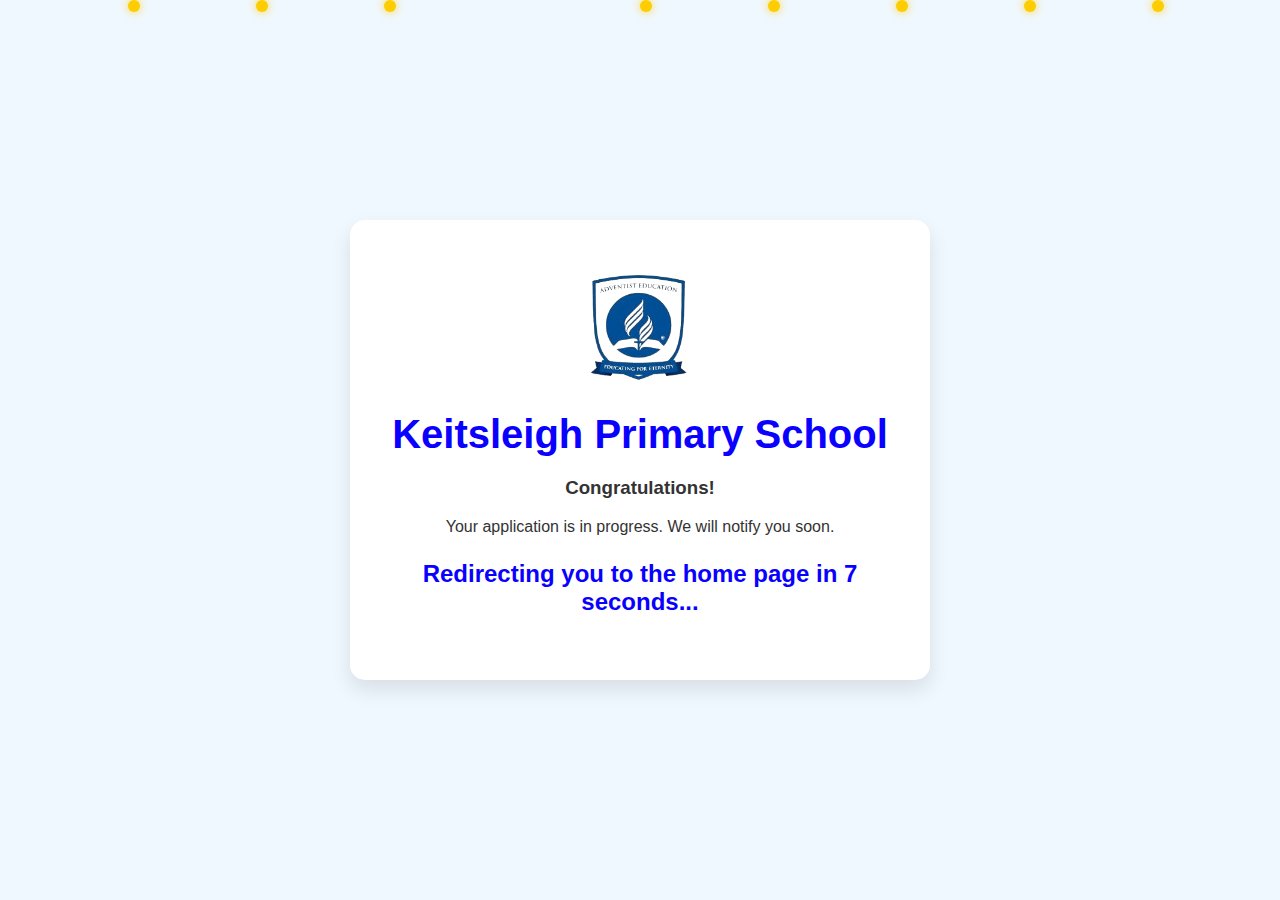
<file: thank.html>
<!DOCTYPE html>
<html lang="en">
<head><meta charset="utf-8"><meta name="viewport" content="width=device-width, initial-scale=1.0">
	<title>Ketsleigh Primary School Thank You</title>
	<link href="style.css" rel="stylesheet" />
	<style type="text/css">/* General styling */
        body {
            background-color: #f0f8ff;
            margin: 0;
            padding: 0;
            display: flex;
            justify-content: center;
            align-items: center;
            height: 100vh;
            overflow: hidden;
            color: #333;
        }
	</style>
</head>
<body><!-- Star container -->
<div class="stars">
<div class="star"></div>

<div class="star"></div>

<div class="star"></div>

<div class="star"></div>

<div class="star"></div>

<div class="star"></div>

<div class="star"></div>

<div class="star"></div>
</div>
<!-- Thank You Message Container -->

<div class="Container"><!-- School Logo --><img alt="School Logo" class="logo" src="./images/Keitsleighschool-logo.png.png" /> <!-- Replace "logo.png" with your actual logo path --> <!-- School Name -->
<div class="school-name">Keitsleigh Primary School</div>
<!-- Replace with your school's name -->

<h3>Congratulations!</h3>

<p>Your application is in progress. We will notify you soon.</p>

<p id="countdown">Redirecting you to the home page in 7 seconds...</p>
</div>
<script>
        // Countdown logic
        let countdown = 7;
        const countdownElement = document.getElementById('countdown');

        const countdownInterval = setInterval(() => {
            countdown--;
            countdownElement.textContent = `Redirecting in ${countdown} seconds...`;

            if (countdown <= 0) {
                clearInterval(countdownInterval);
                window.location.href = 'index.html'; // Redirect after 5 seconds
            }
        }, 1000); // Update every second
    </script></body>
</html>
</file>
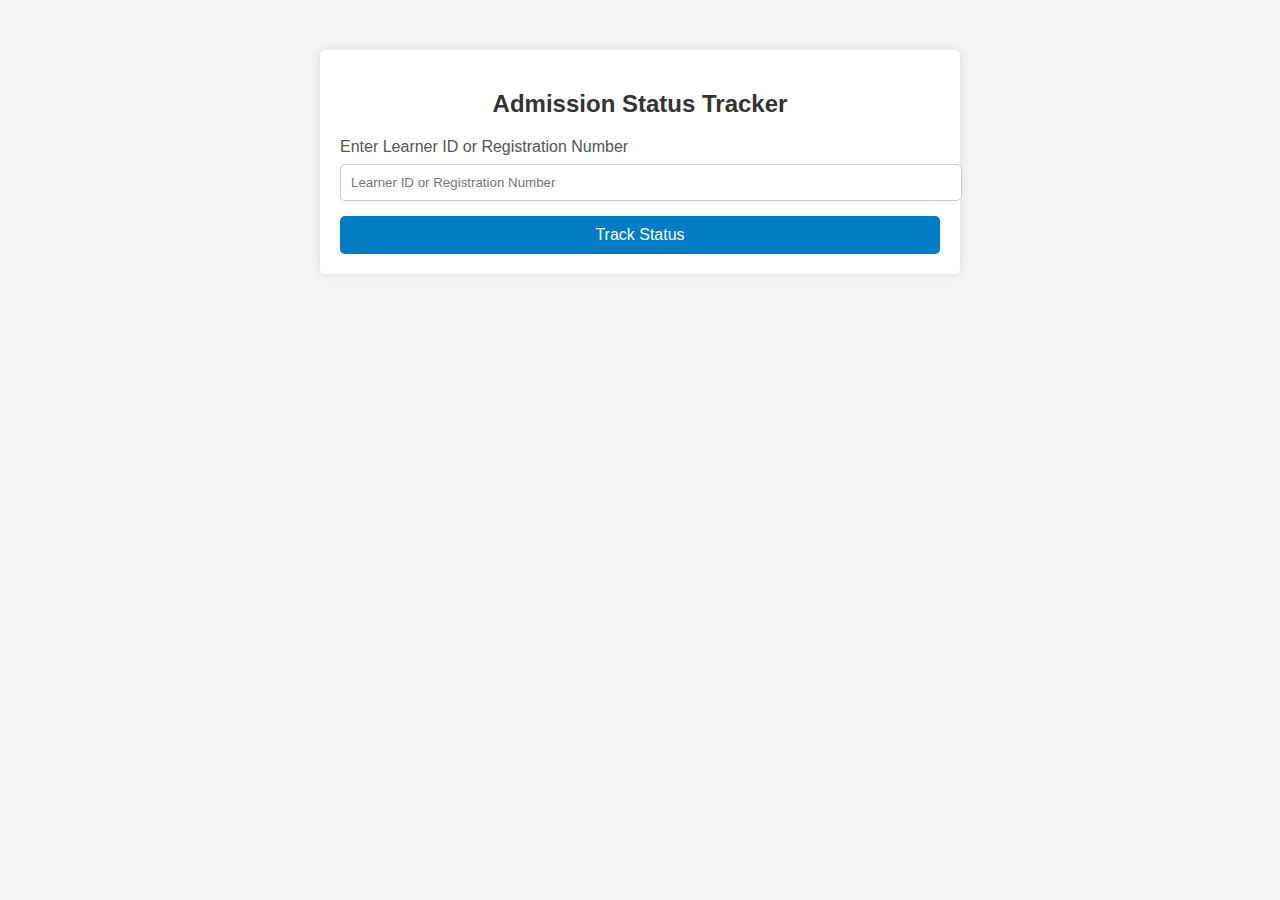
<file: track.html>
<!DOCTYPE html>
<html lang="en">
<head>
    <meta charset="UTF-8">
    <meta name="viewport" content="width=device-width, initial-scale=1.0">
    <title>Admission Status Tracker</title>
    <style>
        body {
            font-family: Arial, sans-serif;
            margin: 0;
            padding: 0;
            background-color: #f4f4f4;
        }
        .container {
            max-width: 600px;
            margin: 50px auto;
            padding: 20px;
            background-color: #fff;
            border-radius: 5px;
            box-shadow: 0 0 10px rgba(0, 0, 0, 0.1);
        }
        h2 {
            text-align: center;
            color: #333;
        }
        label {
            display: block;
            margin-bottom: 8px;
            color: #555;
        }
        input[type="text"], input[type="number"] {
            width: 100%;
            padding: 10px;
            margin-bottom: 15px;
            border: 1px solid #ccc;
            border-radius: 5px;
        }
        button {
            width: 100%;
            padding: 10px;
            background-color: #007DC5;
            color: #fff;
            border: none;
            border-radius: 5px;
            cursor: pointer;
            font-size: 16px;
        }
        button:hover {
            background-color: #7000c5;
        }
        .status-container {
            margin-top: 20px;
            padding: 10px;
            border: 1px solid #ccc;
            border-radius: 5px;
            background-color: #e7f3fe;
            display: none; 
        }
        .error {
            color: red;
            margin-top: 10px;
        }
    </style>
</head>
<body>
    <div class="container">
        <h2>Admission Status Tracker</h2>
        <label for="trackNumber">Enter Learner ID or Registration Number</label>
        <input type="text" id="trackNumber" placeholder="Learner ID or Registration Number" required>
        <button id="trackButton" onclick="trackStatus()">Track Status</button>

        <div class="status-container" id="statusContainer">
            <h3>Status:</h3>
            <p id="statusMessage"></p>
            <p class="error" id="errorMessage"></p>
        </div>
    </div>

    <script>
        function trackStatus() {
            const trackNumber = document.getElementById('trackNumber').value;
            const statusContainer = document.getElementById('statusContainer');
            const statusMessage = document.getElementById('statusMessage');
            const errorMessage = document.getElementById('errorMessage');

            statusMessage.innerHTML = '';
            errorMessage.innerHTML = '';

            if (trackNumber) {
                fetch('https://app.kzdsolutions.co.za/check-status', {
                    method: 'POST',
                    headers: {
                        'Content-Type': 'application/json',
                    },
                    body: JSON.stringify({ trackNumber }),
                })
                .then(response => response.json())
                .then(data => {
                    if (data.status !== null) { 
                        statusMessage.innerHTML = `Current status: ${data.status}`;
                        statusContainer.style.display = 'block'; 
                    } else {
                        errorMessage.innerHTML = 'No records found for the provided ID or Registration Number.';
                        statusContainer.style.display = 'block'; 
                    }
                })
                .catch(error => {
                    console.error('Error:', error);
                    errorMessage.innerHTML = 'An error occurred while fetching the status.';
                    statusContainer.style.display = 'none'; 
                });
            } else {
                errorMessage.innerHTML = 'Please enter a Learner ID or Registration Number.';
                statusContainer.style.display = 'none'; 
            }
        }
    </script>
</body>
</html>
</file>
<file: style.css>
/* Hide scrollbar for all elements */
body {
  font-family: Arial, sans-serif;
  margin: 0;
  padding: 0;
  overflow-x: hidden;

  /* Hide scrollbar for modern browsers */
  scrollbar-width: none;
  /* Firefox */
  -ms-overflow-style: none;
  /* Internet Explorer 10+ */
}

/* Hide scrollbar for Webkit browsers like Chrome, Edge, Safari */
body::-webkit-scrollbar {
  display: none;
}


@keyframes blinkBorder {
  0% {
    box-shadow: 0 0 0px rgba(255, 187, 51, 0.6);
  }

  50% {
    box-shadow: 0 0 5px 2px rgba(255, 187, 51, 0.6);
  }

  100% {
    box-shadow: 0 0 0px rgba(255, 187, 51, 0.6);
  }
}

.blink-border-active {
  animation: blinkBorder 1s infinite;
}

/* Initial state for the service cards (they are hidden by default) */
.service-card {
  opacity: 0;
  transform: translateY(20px);
  /* Slight movement down for the fade-in effect */
  transition: opacity 2s ease-out, transform 2s ease-out;
  /* Duration for fade-in effect */
}

/* When the card becomes visible */
.service-card.show {
  opacity: 1;
  transform: translateY(0);
  /* Cards move up to their original position */
}



        /* Navbar Styles
        .navbar {
          background-color: #ffffff;
          box-shadow: 0px 4px 10px rgba(0, 0, 0, 0.1);
          padding: 0.8rem 1.5rem;
          z-index: 1030;
          text-align: left;

        } */

               
                         /* Navbar styles */
                         .navbar {
                           background-color: transparent;
                           /* Initial transparent background */
                           /* box-shadow: 0px 4px 10px rgba(0, 0, 0, 0.1); */
                           /* Optional, for shadow effect */
                           padding: 0.8rem 1.5rem;
                           z-index: 1030;
                           text-align: left;
                           transition: background-color 0.3s ease;
                           /* Smooth transition when changing background */
                         }
                



    
        .navbar-brand img {
          height: 55px;
        }
        /* Global Navigation Link Styles */
            .nav-link {
              font-family: 'Space Grotesk', sans-serif;
              /* Apply Space Grotesk font */
              font-size: 16px;
              color: #000;
              margin: 0 10px;
              transition: color 0.3s ease;
                        z-index: 1030;
                                        font-weight: bold;
            }
    
        .nav-link:hover {
          color: #007BFF;
        }
    
        /* Active Link Styles */
        .nav-link.active {
          color: #007BFF;
          /* Blue Color for Active State */
          position: relative;
        }
                        .navbar-nav .nav-link.active {
                          color: #007BFF !important;
                          /* Set the active color */
                          font-weight: bold;
              font-family: 'Space Grotesk', sans-serif;
                                    }
                                                    /* Ensure the dropdown toggle indicator is not affected by the active class */
                                                    .nav-link.dropdown-toggle.active::after {
                                                      color: inherit;
                                                      /* Keep the dropdown arrow color consistent */
                                                      transition: none;
                                                      /* Prevent unnecessary animations */
                                                    }
                          
                                                    /* Style the active dropdown link */
                                                    .nav-link.dropdown-toggle.active {
                                                      color: #007BFF !important;
                                                      /* Highlight the active state */
                                                      font-weight: bold;
                                                      /* Optional: Make the text stand out */
                                                    }
    
        .nav-link.active::after {
          content: '';
          position: absolute;
          bottom: -5px;
          left: 0;
          right: 0;
          height: 3px;
          color: #007BFF;
        }
        .dropdown-menu {
          border-radius: 8px;
          box-shadow: 0 2px 10px rgba(0, 0, 0, 0.1);
        }
    
        .btn.enroll-now-btn {
          background-color: #007BFF;
          color: white;
          border-radius: 50px;
          padding: 0.5rem 1rem;
          font-weight: bold;
          border: none;
          transition: background-color 0.3s, transform 0.3s;
        }
    
        .btn.enroll-now-btn:hover {
          background-color: #0700d1;
          transform: scale(1.05);
        }
    
        .contact-number {
          font-size: 16px;
          color: #333;
          display: inline-flex;
          align-items: center;
          gap: 5px;
                    /* font-family: 'Manrope'; */
                      font-family: 'Space Grotesk', sans-serif;
                        /* Apply Space Grotesk font */
                                              font-weight: bold;
        }
    
        /* Responsive Adjustments */
        @media (max-width: 992px) {
          .nav-link {
            font-size: 14px;
          }
    
          .btn.enroll-now-btn {
            font-size: 14px;
            padding: 0.4rem 0.8rem;
          }
    
          .contact-number {
            font-size: 14px;
          }
        }
    
        @media (max-width: 576px) {
          .navbar {
            padding: 1rem;
          }
    
          .navbar-brand img {
            height: 60px;
          }
    
          .nav-link {
            font-size: 13px;
            margin: 0 5px;
          }
    
          .btn.enroll-now-btn {
            font-size: 12px;
            padding: 0.3rem 0.6rem;
          }
    
          .contact-number {
            font-size: 12px;
            margin-top: 10px;
          }
        }

/* Styling for the arrows */
.hero-controls {
  position: absolute;
  top: 50%;
  left: 50%;
  transform: translate(-50%, -50%);
  display: flex;
  justify-content: space-between;
  width: 100%;
  padding: 0 10px;
  z-index: 100;
}

.control-btn {
  background: transparent;
  border: none;
  font-size: 3rem;
  /* Adjust size of the arrow */
  color: #0900FF;
  cursor: pointer;
  transition: 0.3s;
}

.control-btn:hover {
  color: #a78913;
  /* Change color on hover */
  background-color: transparent;
}

.control-btn:focus {
  outline: none;
}

#prevBtn {
  left: 20px;
}

#nextBtn {
  right: 20px;
}

@keyframes fadeIn {
  0% {
    opacity: 0;
  }

  100% {
    opacity: 1;
  }
}








/* Hero Section Styling */
.hero {
  /* position: relative; */
  height: 100vh;
  color: #fff;
  display: flex;
  align-items: center;
  justify-content: center;
  text-align: center;
  overflow: hidden;
  /* background: url('./images/3.png') no-repeat center center/cover; */
}

/* Individual Image Styling */
.hero-image {
  position: absolute;
  top: 0;
  left: 0;
  width: 100%;
  height: 100%;
  background-size: cover;
  background-position: center center;
  opacity: 0;
  transition: opacity 3s ease-in-out;
  /* Smooth fade-in/out effect */
}

.hero-text {
  margin-top: 150px;
  position: relative;
  z-index: 10;
  font-family: 'Arial', sans-serif;
  max-width: 700px;
}

.hero-text h1 {
  font-size: 3rem;
  font-weight: bold;
  line-height: 1.2;
  color: #0900FF;
  text-shadow: 2px 2px 4px rgba(0, 0, 0, 0.5);
}

.hero-text p {
  font-size: 1.2rem;
  margin: 10px 0 20px;
  color: #0900FF;
}

.hero-text .btn {
  font-size: 1rem;
  padding: 10px 20px;
  margin: 10px;
  border-radius: 50px;
  text-transform: uppercase;
  border: 1px solid #007BFF;
  color: #007BFF;
  /* background-color: #004aad; */
  transition: 0.3s ease-in-out;
}

.hero-text .btns {
  font-size: 1rem;
  padding: 10px 20px;
  border-radius: 50px;
  text-transform: uppercase;
  border: 1px solid #007BFF;
  color: #fff;
  background-color: #007BFF;
  transition: 0.3s ease-in-out;
}

.hero-image.active {
  opacity: 1;
}

@keyframes fadeIn {
  from {
    opacity: 0;
  }

  to {
    opacity: 1;
  }
}


/* Media query for phone sizes */
@media (max-width: 600px) {
  .btn {
    width: 70%;
    /* Reduced width of buttons even more on mobile */
    font-size: 14px;
    /* Slightly smaller font size for phones */
    padding: 6px 12px;
    /* Adjust padding to fit better on smaller screens */
  }
}


.hero-text .btn:hover {
  background-color: #ffbb33;
  border: 1px solid #007BFF;
  color: #0900FF;
  font-family: 'Franklin Gothic Medium', 'Arial Narrow', Arial, sans-serif;
}

/* Responsive Design */
@media (max-width: 767px) {
  .navbar-collapse {
    background-color: white;
    padding: 20px;
  }

  .navbar-nav .nav-link {
    font-size: 1.2rem;
    margin-right: 10px;
  }

  .contact-number {
    font-size: 1rem;
    padding-top: 10px;
  }
}

.header .title {
  margin-top: 16px;
  font-size: 45px;
  font-weight: 800;
  color: #252840;
  text-align: center;
}

.header .sub-title {
  font-size: 17px;
  font-weight: 600;
  color: black;
  text-transform: uppercase;
  letter-spacing: 1px;
  text-align: center;
}

.services {
  display: flex;
  justify-content: center;
  gap: 30px;
  flex-wrap: wrap;
  animation: fadeInContainer 1s ease-in-out;
  margin-bottom: 10px;
}

/* Service Card Style */
.service-card {
  background: #ffffff;
  border-radius: 0px;
  box-shadow: 0px 4px 20px rgba(0, 0, 0, 0.1);
  width: 100%;
  /* Full width for smaller screens */
  max-width: 350px;
  border: 1px solid #007BFF;
  /* Limit the card width on larger screens */
  padding: 20px;
  text-align: center;
  transform: translateY(30px);
  opacity: 0;
  animation: fadeInCard 0.8s forwards;
}

/* Card Image */
.service-card img {
  width: 100%;
  height: 250px;
  border-radius: 0px;
  transition: transform 0.3s ease-in-out;
}

.service-card img:hover {
  transform: scale(1.05);
}

.service-card h3 {
  font-size: 22px;
  font-weight: 600;
  margin-top: 20px;
}

.service-card p {
  font-size: 14px;
  color: #777;
  margin-top: 10px;
  line-height: 1.6;
}

/* Ensure all buttons have the same height */
.explore-button {
  padding: 12px 20px; /* Adjust padding for consistent button height */
  font-size: 16px;
  background-color: #007bff;
  color: white;
  border: none;
  border-radius: 25px;
  cursor: pointer;
  display: inline-flex;
  align-items: center; /* Vertically center the text and arrow */
  justify-content: center; /* Center the content inside the button */
  height: 45px; /* Fix the height to make them all the same */
}

.explore-button:hover {
  background-color: #0056b3;
}

/* Styling the hr for consistent line height */
.service-info hr {
  border: 0;
  border-top: 1px solid #007bff;
  margin: 10px 0; /* Adjust the margin to ensure consistent spacing between elements */
}

.explore-button span {
  margin-left: 8px;
  font-size: 18px;
}

/* Adjust Button Width for Smaller Screens */
@media (max-width: 768px) {
  .explore-button {
    width: 50%;
    /* Make button span full width */
    padding: 12px;
    /* Adjust padding for consistency */
    font-size: 14px;
    /* Slightly smaller font for smaller screens */
  }
}

/* Fade-in Animation */
@keyframes fadeInContainer {
  0% {
    opacity: 0;
  }

  100% {
    opacity: 1;
  }
}

@keyframes fadeInCard {
  0% {
    opacity: 0;
    transform: translateY(30px);
  }

  100% {
    opacity: 1;
    transform: translateY(0);
  }
}

/* Stagger the Fade-in for each card */
.service-card:nth-child(1) {
  animation-delay: 0.2s;
}

.service-card:nth-child(2) {
  animation-delay: 0.4s;
}

.service-card:nth-child(3) {
  animation-delay: 0.6s;
}

/* Responsive Design */
@media (max-width: 768px) {
  .services {
    flex-direction: column;
    gap: 20px;
    /* Reduce the gap for smaller screens */
  }

  .service-card {
    max-width: 100%;
    /* Allow cards to take full width on smaller screens */
    margin: 0 auto;
    /* Center the cards */
  }

  .explore-button {
    width: 100%;
    /* Make button take full width for better UX */
  }
}

/* Add this CSS to style the fade-in effect */
@keyframes fadeIn {
  0% {
    opacity: 0;
  }

  100% {
    opacity: 1;
  }
}

.fade-in {
  animation: fadeIn 2s ease-out forwards;
}

.scroll-container {
  transition: transform 2s ease-out;
}


.footer {
  background-color: #121639;
  /* Dark navy blue */
  color: #fff;
  padding: 40px 20px;
  font-size: 14px;
}

.footer-container {
  display: flex;
  flex-wrap: wrap;
  justify-content: space-between;
  gap: 20px;
  max-width: 1200px;
  margin: 0 auto;
}

.footer-logo,
.footer-links,
.footer-contact,
.footer-newsletter {
  flex: 1 1 200px;
  min-width: 200px;
}

.footer-logo .logo-container {
  display: flex;
  gap: 10px;
  margin-bottom: 10px;
}

.footer-logo .logo {
  height: 50px;
}

.footer-description {
  margin: 10px 0;
}

.social-icons {
  display: flex;
  gap: 10px;
}

.social-icon {
  display: inline-block;
  background-color: #fff;
  color: #121639;
  border: 2px solid #ffdd57;
  padding: 10px;
  text-align: center;
  border-radius: 50%;
  font-size: 14px;
  width: 40px;
  height: 40px;
  line-height: 20px;
  text-decoration: none;
  transition: background-color 0.3s ease, color 0.3s ease;
}

.social-icon:hover {
  background-color: #ffdd57;
  /* Accent color */
  color: #121639;
}

.footer-links ul {
  list-style: none;
  padding: 0;
}

.footer-links ul li {
  margin: 5px 0;
}

.footer-links ul li a {
  color: #fff;
  text-decoration: none;
}

.footer-links ul li a:hover {
  text-decoration: none;
  color: #ffdd57;
}

.footer-contact h3,
.footer-newsletter h3 {
  margin-bottom: 10px;
}

.footer-contact a,
.footer-newsletter a {
  color: #ffdd57;
  /* Accent color */
  text-decoration: none;
}

.footer-newsletter form {
  display: flex;
  gap: 10px;
}

.footer-newsletter input {
  padding: 10px 15px;
  /* Add padding for better usability */
  width: 100%;
    height: 40px;
  /* Ensures it spans the container */
  max-width: 300px;
  /* Limits width for better aesthetics */
  border: 1px solid #ffdd57;
  /* Add a visible border for focus */
  border-radius: 50px;
  /* Smooth rounded edges */
  background-color: #fff;
  /* Make the background white */
  color: #121639;
  /* Dark text color for readability */
  font-size: 14px;
  /* Adjust font size */
  transition: all 1s ease;
  /* Add smooth transitions */
  outline: none;
  /* Remove the default focus outline */
}

.footer-newsletter input:focus {
  border-color: #ffbb33;
  /* Highlight border on focus */
  box-shadow: 0 0 15px rgba(255, 187, 51, 0.6);
  /* Glow effect */
}

.footer-newsletter input::placeholder {
  color: #999;
  /* Subtle placeholder text color */
  font-style: italic;
  /* Differentiate placeholder visually */
}

.footer-newsletter button {
  padding: 5px 20px;
  background-color: #fff;
  border: none;
  border-radius: 40px;
  color: #121639;
  border: 1px solid #ffdd57;
  cursor: pointer;
  transition: 0.5s;
}

.footer-newsletter button:hover {
  background-color: #ffdd57;
  /* Accent color */
  color: #121639;
  cursor: pointer;
}

.footer-legal {
  display: flex;
  flex-wrap: wrap;
  justify-content: center;
  /* Center the items horizontally */
  text-align: center;
  padding: 10px;
  gap: 10px;
  /* Add space between items */
}

.footer-legal a {
  font-size: 14px;
  color: #fff;
  text-decoration: none;
  transition: .6s;
}

.footer-legal a:hover {
  text-decoration: none;
  color:#ffdd57
}





.newsletter-input {
  padding: 0.8rem;
  font-size: 16px;
  width: 250px;
  border: 1px solid #ccc;
  border-radius: 50px;
}

.newsletter-button {
  padding: 0.8rem 1.5rem;
  font-size: 16px;
  background-color: #007bff;
  color: white;
  border: none;
  border-radius: 4px;
  cursor: pointer;
  height: 40px;
  margin-bottom: 20px;
}

.newsletter-button:hover {
  background-color: #0056b3;
}

.newsletter-error {
  font-size: 14px;
  color: red;
  margin-top: 10px;
}

/* Make sure text doesn't overflow on smaller devices */
@media (max-width: 600px) {
  .footer-legal a {
    font-size: 12px;
    /* Adjust font size for small screens */
    margin: 5px 0;
    /* Ensure some spacing between links */
  }
}





/* Media Queries for Responsive Design */

/* Media Query for Small Screens */
@media (max-width: 768px) {
  .footer-container {
    grid-template-columns: 1fr;
    text-align: center;
  }

  .footer-content>div {
    margin: 0 auto;
  }

  .footer-logo img {
    margin: 0 auto;
  }

  .social-icons {
    justify-content: center;
  }

  .footer-newsletter form {
    width: 100%;
  }

  .footer-newsletter input[type="email"] {
    width: 100%;
  }

  .footer-newsletter button {
    width: 50%;
  }

  .footer-legal {
    margin-top: 10px;
  }
}



.scroll-arrow {
  margin-top: 20px;
  animation: bounce 2s infinite;
  text-align: left;
}

.scroll-arrow a {
  text-decoration: none;
  color: #0900FF;
  font-size: 2rem;
  /* Adjust the size as needed */
  display: inline-block;
  transition: color 0.3s ease;
}

.scroll-arrow a:hover {
  color: #ffdd57;
  /* Accent color on hover */
}

@keyframes bounce {

  0%,
  20%,
  50%,
  80%,
  100% {
    transform: translateY(0);
  }

  40% {
    transform: translateY(-10px);
  }

  60% {
    transform: translateY(-5px);
  }
}








/* About Section */
/* Keyframe animation for fading in and sliding up */
@keyframes fadeInUp {
  0% {
    opacity: 0;
    transform: translateY(30px);
  }

  100% {
    opacity: 1;
    transform: translateY(0);
  }
}

/* Apply animation to the container */
.about-us-container {
  display: flex;
  margin-top: 80px;
  flex-direction: row;
  justify-content: space-between;
  align-items: center;
  padding: 50px;
  background-color: #121639;
  color: white;
  opacity: 0;
  /* Initially hidden */
  animation: fadeInUp 1s forwards;
  /* Apply animation */
  animation-delay: 0.3s;
  /* Delay animation slightly */

}

/* Ensure image takes up full width of its container */
.about-us-image img {
  width: 100%;
  height: auto;
  border-radius: 8px;
}

/* Description section (will be directly next to the image) */
.about-us-text {
  font-size: 15px;
  font-family: 'Manrope';
}

/* Styling for the title */
.about-us-title {
  font-size: 40px;
  font-family: 'Manrope';
  /* font-weight: 120; */
  line-height: 40px;
  margin-bottom: 20px;
  
}

/* Description text styling */
.about-us-description {
  font-size: 19px;
  font-family: 'Manrope';
    /* font-weight: 700; */
  line-height: 40px;
  margin-bottom: 40px;
}

/* Read more button styling */
.read-more-button {
  background-color: #007BFF;
  padding: 13px 27px;
  /* box-shadow: 0px 5px 10px rgba(0, 0, 0, 0.10); */
  border-radius: 50px;
  display: inline-flex;
  border: #121639 1px solid;
  cursor: pointer;
  transition: .5s ease-in-out;
}

.read-more-button:hover {
  background-color: transparent;
  border: #007BFF 1px solid;
}

/* Read more button styling */
.enroll {
  background-color: transparent;
  padding: 13px 27px;
  /* box-shadow: 0px 5px 10px rgba(0, 0, 0, 0.10); */
  border-radius: 50px;
  display: inline-flex;
  border: #007BFF 1px solid;
  cursor: pointer;
  transition: .5s ease-in-out;
}

.enroll:hover {
  background-color: #0900FF;
  color: #000;
}

.read-more-text {
  font-size: 18px;
  font-family: 'Urbanist', sans-serif;
  font-weight: 700;
  text-align: center;
  color: white;
  text-decoration: none;
}

/* Ensure the content is properly aligned */
@media (max-width: 768px) {

  /* On smaller screens, stack the image and text */
  .about-us-container {
    flex-direction: column;
    align-items: center;
  }

  .about-us-text {
    margin-top: 20px;
  }
}

/* Add fade-in effect to the entire container */
.custom-container {
  background-color: #007BFF;
  /* Blue background */
  padding-top: 20px;
  /* Adjusted padding */
  padding-bottom: 20px;
  /* Adjusted padding */
  animation: fadeIn 1.5s ease-in-out;
  /* Fade-in animation */
  /* Rounded corners for a modern look */
}

.custom-row {
  display: flex;
  justify-content: space-around;
  /* Spread out columns */
  align-items: center;
}

.custom-col {
  width: 30%;
  display: flex;
  justify-content: center;
  align-items: center;
  position: relative;
  opacity: 0;
  /* Initially hidden for fade-in effect */
  animation: fadeInColumn 1.5s ease-in-out forwards;
  /* Column fade-in effect */
  padding: 15px;
  height: 100px;
  /* Padding around columns */
}



/* Custom text alignment */
.custom-text-center {
  text-align: center;
}

.custom-title {
  font-family: 'Montserrat', sans-serif;
  font-weight: 600;
  text-transform: uppercase;
  font-size: 16px;
  letter-spacing: 0.6px;
  color: #FFF200;
  /* Yellow for the title */
  margin-bottom: 10px;
  /* Spacing between title and paragraph */
} */

.custom-col {
  width: 30%;
  display: flex;
  flex-direction: column;
  /* Stack items vertically */
  justify-content: center;
  align-items: center;
  position: relative;
  opacity: 0;
  animation: fadeInColumn 1.5s ease-in-out forwards;
  padding: 5px;
  height: 30px;
  /* Set height to 50px */
  text-align: center;
  /* Ensure content is centered */
}

/* Individual icon container */
.custom-icon-container {
  background-color: #007bff;
  border-radius: 50%;
  padding: 10px;
  margin-bottom: 5px;
  /* Reduced margin to fit better */
  display: inline-block;
  box-shadow: 0px 4px 10px rgba(0, 0, 0, 0.2);
  order: -1;
  /* Make sure the icon appears first */
}

/* Custom text alignment */
.custom-text-center {
  text-align: center;
}

.custom-title {
  font-family: 'Montserrat', sans-serif;
  font-weight: 600;
  text-transform: uppercase;
  font-size: 12px;
  /* Adjusted font size */
  letter-spacing: 0.6px;
  color: #FFF200;
  /* Yellow for the title */
  margin-bottom: 5px;
  /* Reduced margin */
}

.custom-paragraph {
  font-family: 'Roboto', sans-serif;
  font-weight: 400;
  font-size: 10px;
  /* Reduced font size for smaller container */
  color: white;
  line-height: 1.2;
  margin: 0;
  /* No extra space */
}

/* Hover effect for columns */
.custom-col:hover {
  transform: scale(1.05);
  transition: transform 0.3s ease;
}

.custom-col:hover .custom-title {
  color: #0900FF;
  /* Change title color on hover */
}

.custom-paragraph {
  font-family: 'Roboto', sans-serif;
  font-weight: 400;
  font-size: 14px;
  /* Slightly larger text */
  color: white;
  line-height: 1.4;
}

/* Hover effect for columns */
.custom-col:hover {
  transform: scale(1.05);
  /* Slight zoom effect */
  transition: transform 0.3s ease;
}


.custom-col:hover .custom-title {
  color: #0900FF;
  /* Change title color on hover */
}

/* Fade-in animations */
@keyframes fadeIn {
  from {
    opacity: 0;
  }

  to {
    opacity: 1;
  }
}

/* Fade-in effect for each column */
@keyframes fadeInColumn {
  from {
    opacity: 0;
    transform: translateY(20px);
    /* Start slightly below */
  }

  to {
    opacity: 1;
    transform: translateY(0);
    /* Move to original position */
  }
}

/* Move up animation (to occur twice) */
@keyframes moveUp {
  0% {
    transform: translateY(0);
    /* Start from original position */
  }

  50% {
    transform: translateY(-10px);
    /* Move 10px up */
  }

  100% {
    transform: translateY(-20px);
    /* Move 20px up */
  }
}

/* Adjustments for smaller screens */
@media (max-width: 768px) {
  .custom-col {
    width: 90%;
    /* Stack columns on smaller screens */
    margin-bottom: 20px;
    /* Space between stacked columns */
  }

  .custom-title {
    font-size: 14px;
    /* Adjust title font size for small screens */
  }

  .custom-paragraph {
    font-size: 12px;
    /* Adjust paragraph font size */
  }
}



/* Card Styles */

.Containers {
  margin-top: 50px;
  opacity: 0;
  transform: translateY(20px);
  animation: fadeIn 1s forwards;
  /* Fade-in animation */
  animation-delay: 0.2s;
  font-family: 'Franklin Gothic Medium', 'Arial Narrow', Arial, sans-serif;
  /* Delay before animation starts */
}


/* Fade-in keyframes */
@keyframes fadeIn {
  0% {
    opacity: 0;
    transform: translateY(20px);
  }

  100% {
    opacity: 1;
    transform: translateY(0);
  }
}

.card {
  margin-top: 25px;
  box-shadow: 0px 20px 60px rgba(0, 0, 0, 0.08);
  transition: transform 0.3s ease, box-shadow 0.3s ease;
  background-color: #fff;
  margin-bottom: 30px;
  height: 550px;
  /* Fixed height for all cards */
  display: flex;
  flex-direction: column;
}

.card:hover {
  /* transform: translateY(-5px); */
  box-shadow: 0px 30px 80px rgba(0, 0, 0, 0.12);
}

.card-img-top {
  object-fit: cover;
  height: 270px;
}

.card-body {
  padding: 20px;
  display: flex;
  flex-direction: column;
  justify-content: space-between;
  flex-grow: 1;
  transition: background-color 0.5s ease-in, color 0.3s ease;
}



.card-title {
  font-size: 20px;
  font-weight: 600;
  color: #141414;
  transition: background-color 0.5s ease-in, color 0.3s ease;
}

.card-text {
  color: #707070;
  font-size: 16px;
  line-height: 1.6;
  flex-grow: 1;
  padding: 10px;
  transition: background-color 0.5s ease-in, color 0.3s ease;
}

/* Hover Effect on Description */
.card:hover .card-body {
  background-color: #f7b731;
  /* New background color on hover */
  color: white;
  border: 1px solid #ffdd57;
  /* Change text color on hover for contrast */
}

.card:hover .card-footer {
  background-color: #f7b731;
  /* New background color on hover */
  color: white;
}

.card-footer {
  display: flex;
  justify-content: space-between;
  align-items: center;
  padding: 15px;
  font-size: 14px;
  transition: background-color 0.5s ease-in, color 0.3s ease;
}

.date {
  font-size: 16px;
  color: #5e5e5e;
}

.like {
  display: flex;
  align-items: center;
}

.like .fa-heart {
  color: #DC3131;
  font-size: 18px;
  margin-right: 5px;
  transition: color 0.3s ease;
}

.like:hover .fa-heart {
  color: #FF4747;
}

Fade-In Animation
.fade-in {
  opacity: 0;
  transform: translateY(20px);
  animation: fadeIn 1s ease-out forwards;
}

@keyframes fadeIn {
  to {
    opacity: 1;
    transform: translateY(0);
  }
}

/* Delay each card appearance */
.fade-in:nth-child(1) {
  animation-delay: 0.3s;
}

.fade-in:nth-child(2) {
  animation-delay: 0.6s;
}

.fade-in:nth-child(3) {
  animation-delay: 0.9s;
}









.contact-us {
  padding: 80px 20px;
  background: linear-gradient(135deg, #3498db, #6dd5fa);
  color: #fff;
  overflow: hidden;
  position: relative;
}

.container {
  max-width: 1200px;
  margin: 0 auto;
}

.contact-header {
  text-align: center;
  margin-bottom: 40px;
}

.contact-header h2 {
  font-size: 36px;
  font-weight: bold;
  margin-bottom: 10px;
}

.contact-header p {
  font-size: 16px;
  line-height: 1.6;
}

.contact-content {
  display: flex;
  justify-content: space-between;
  gap: 30px;
  flex-wrap: wrap;
}

/* Contact Info Section */
.contact-info {
  flex: 1;
  background: rgba(255, 255, 255, 0.1);
  padding: 20px;
  border-radius: 10px;
  box-shadow: 0 8px 15px rgba(0, 0, 0, 0.1);
  transition: transform 0.3s ease;
}

.contact-info .info-item {
  text-align: center;
  margin-bottom: 30px;
  padding: 10px;
  transition: all 0.3s ease;
}

.contact-info .info-item i {
  font-size: 30px;
  color: #f1c40f;
  margin-bottom: 10px;
}

.contact-info .info-item h3 {
  font-size: 18px;
  margin-bottom: 5px;
}

.contact-info .info-item p {
  font-size: 14px;
  color: #e0e0e0;
}

.contact-info:hover {
  transform: translateY(-10px);
}

/* Contact Form Section */
.contact-form {
  flex: 1;
  background: #ffffff;
  padding: 30px;
  border-radius: 10px;
  box-shadow: 0 8px 15px rgba(0, 0, 0, 0.1);
}

.contact-form .form-group {
  margin-bottom: 20px;
}

.contact-form input,
.contact-form textarea {
  width: 100%;
  padding: 12px 15px;
  border: 1px solid #ddd;
  border-radius: 5px;
  font-size: 16px;
  transition: all 0.3s ease;
}

.contact-form input:focus,
.contact-form textarea:focus {
  border-color: #0900FF;
  box-shadow: 0 0 8px rgba(52, 152, 219, 0.5);
  outline: none;
}

.contact-form .submit-btn {
  display: inline-block;
  background: #0900FF;
  color: #fff;
  padding: 12px 25px;
  border: none;
  border-radius: 5px;
  font-size: 16px;
  cursor: pointer;
  transition: background-color 0.3s ease;
}

.contact-form .submit-btn:hover {
  background: #2c80b4;
}

/* Scroll to Top Button */
.scroll-top {
  position: fixed;
  bottom: 30px;
  right: 30px;
  background: #0900FF;
  color: #fff;
  width: 50px;
  height: 50px;
  border-radius: 50%;
  display: flex;
  align-items: center;
  justify-content: center;
  box-shadow: 0 4px 10px rgba(0, 0, 0, 0.1);
  opacity: 0;
  visibility: hidden;
  transition: opacity 0.3s ease, visibility 0.3s ease;
}

.scroll-top a {
  color: #fff;
  font-size: 20px;
  text-decoration: none;
}

.scroll-top.active {
  opacity: 1;
  visibility: visible;
}

/* Animations */
.contact-us {
  animation: fadeIn 1.5s ease-in-out;
}

@keyframes fadeIn {
  0% {
    opacity: 0;
    transform: translateY(50px);
  }

  100% {
    opacity: 1;
    transform: translateY(0);
  }
}

/* General Styling */
.contact-us-section {
  padding: 100px 20px;
  position: relative;
  background: linear-gradient(to bottom, #1a202c, #2d3748);
  color: #fff;
  overflow: hidden;
}

.container {
  max-width: 1200px;
  margin: 0 auto;
  text-align: center;
}

.contact-header {
  margin-bottom: 50px;
}

.contact-header h2 {
  font-size: 40px;
  font-weight: bold;
  margin-bottom: 10px;
  text-transform: uppercase;
  letter-spacing: 2px;
  animation: fadeInDown 1s ease;
}

.contact-header p {
  font-size: 18px;
  color: #cbd5e0;
  animation: fadeInUp 1s ease;
}

.contact-content {
  display: flex;
  flex-wrap: wrap;
  justify-content: space-between;
  align-items: flex-start;
  gap: 30px;
}

/* Contact Cards */
.contact-cards {
  display: flex;
  flex-wrap: wrap;
  justify-content: center;
  gap: 20px;
  flex: 1;
}

.contact-card {
  background: rgba(255, 255, 255, 0.1);
  padding: 30px 20px;
  border-radius: 12px;
  width: 300px;
  text-align: center;
  box-shadow: 0 4px 15px rgba(0, 0, 0, 0.1);
  transition: transform 2s ease, box-shadow 0.5s ease;
}

.contact-card:hover {
  transform: translateY(-10px) scale(1.05);
  box-shadow: 0 8px 30px rgba(0, 0, 0, 0.3);
}

.contact-card i {
  font-size: 40px;
  color: #f1c40f;
  margin-bottom: 15px;
  animation: bounceIn 1s ease;
}

.contact-card h3 {
  font-size: 18px;
  margin-bottom: 10px;
  color: #fff;
}

.contact-card p {
  font-size: 14px;
  color: #cbd5e0;
}

/* Contact Form */
.contact-form-container {
  flex: 1;
  max-width: 500px;
  margin: 0 auto;
  animation: slideInRight 1s ease;
}

.contact-form {
  background: rgba(255, 255, 255, 0.1);
  padding: 40px;
  border-radius: 12px;
  box-shadow: 0 4px 15px rgba(0, 0, 0, 0.1);
}

.contact-form input,
.contact-form textarea {
  width: 100%;
  padding: 12px 15px;
  border: none;
  border-radius: 5px;
  margin-bottom: 15px;
  font-size: 16px;
}

.contact-form input::placeholder,
.contact-form textarea::placeholder {
  color: #ccc;
}

.contact-form textarea {
  resize: none;
}

.contact-form button {
  background: #f1c40f;
  color: #fff;
  border: none;
  padding: 12px 30px;
  border-radius: 5px;
  font-size: 16px;
  cursor: pointer;
  transition: background-color 0.3s ease, transform 0.3s ease;
}

.contact-form button:hover {
  background: #d4a017;
  transform: scale(1.05);
}

/* Animations */
@keyframes fadeInDown {
  from {
    opacity: 0;
    transform: translateY(-20px);
  }

  to {
    opacity: 1;
    transform: translateY(0);
  }
}

@keyframes fadeInUp {
  from {
    opacity: 0;
    transform: translateY(20px);
  }

  to {
    opacity: 1;
    transform: translateY(0);
  }
}

@keyframes bounceIn {
  0% {
    transform: scale(0.3);
    opacity: 0;
  }

  50% {
    transform: scale(1.1);
    opacity: 0.9;
  }

  100% {
    transform: scale(1);
    opacity: 1;
  }
}

@keyframes slideInRight {
  from {
    opacity: 0;
    transform: translateX(30px);
  }

  to {
    opacity: 1;
    transform: translateX(0);
  }
}







/*
Admission */

.Containerss {
  max-width: 800px;
  margin: auto;
  background-color: white;
  padding: 20px;
  box-shadow: 0 4px 8px rgba(0, 0, 0, 0.1);
  margin-top: 20px;
}

.progress-bars {
  display: flex;
  justify-content: space-between;
  margin-bottom: 10px;
  padding: 0;
  list-style-type: none;
  counter-reset: step;
}

.progress-bars li {
  text-align: center;
  flex: 1;
  position: relative;
  /* Ensure position is set for ::before and ::after */
}

.progress-bars li::before {
  content: counter(step);
  counter-increment: step;
  width: 30px;
  height: 30px;
  line-height: 30px;
  display: block;
  margin: auto;
  border-radius: 50%;
  background: #ddd;
  color: #333;
}

/* Removed the ::after styles to remove the gray line */
.progress-bars li::after {
  content: none;
  /* No line */
}

.progress-bars li.active {
  color: #333;
}

label {
  display: block;
  margin-top: 10px;
}

input[type="text"],
input[type="email"],
input[type="file"],
input[type="number"],
input[type="date"],
select {
  width: 100%;
  padding: 10px;
  margin-bottom: 15px;
  border: 1px solid #ccc;
  border-radius: 5px;
  font-size: 1rem;
}

/* Ensure select dropdowns are responsive */
select {
  -webkit-appearance: none;
  /* Remove browser-specific arrow */
  -moz-appearance: none;
  appearance: none;
  position: relative;
  z-index: 10;
  /* Ensure no overlap issues */
}

/* Optional dropdown icon styling */
select:focus {
  outline: none;
  border: 1px solid #ffa500;
  /* Highlight on focus */
}

/* Responsive design for smaller devices */
@media (max-width: 768px) {
  .form-section {
    padding: 15px;
  }

  label {
    font-size: 0.9rem;
    /* Adjust label font size */
  }

  input[type="text"],
  input[type="number"],
  input[type="date"],
  select {
    font-size: 0.9rem;
    /* Adjust input font size */
    padding: 8px;
    /* Reduce padding for smaller screens */
  }
}

.button {
  padding: 10px 20px;
  border: none;
  color: white;
  cursor: pointer;
  border-radius: 5px;
  margin-top: 20px;
}

.next {
  background-color: #007BFF;
}

.prev {
  background-color: gray;
}

.save {
  background-color: yellow;
  color: black;
}

.button-container {
  display: flex;
  justify-content: space-between;
}

.form-section {
  display: none;
}

.form-section.active {
  display: block;
}




/* Thank You */
/* Container */
.Container {
  background-color: #ffffff;
  border-radius: 15px;
  padding: 40px;
  box-shadow: 0 10px 20px rgba(0, 0, 0, 0.1);
  position: relative;
  text-align: center;
  animation: fadeIn 2s ease-out;
  max-width: 500px;
  width: 100%;
}

/* School Name */
.school-name {
  font-size: 2.5em;
  color: #0900FF;
  font-weight: bold;
  margin-bottom: 20px;
}

/* School Logo */
.logo {
  max-width: 120px;
  margin-bottom: 20px;
}



p#countdown {
  font-size: 1.5em;
  font-weight: bold;
  color: #0900FF;
}

/* Star animation styling */
.stars {
  position: absolute;
  top: 0;
  left: 0;
  width: 100%;
  height: 100%;
  z-index: 1;
  pointer-events: none;
  overflow: hidden;
}

.star {
  position: absolute;
  width: 12px;
  height: 12px;
  background-color: #ffcc00;
  border-radius: 50%;
  box-shadow: 0 0 10px rgba(255, 204, 0, 0.8);
  animation: star-animation 4s linear infinite;
}

/* Animation keyframes for stars */
@keyframes star-animation {
  0% {
    transform: translateY(-100px) scale(0.5);
    opacity: 0;
  }

  50% {
    opacity: 1;
  }

  100% {
    transform: translateY(800px) scale(1.5);
    opacity: 0;
  }
}

/* Animation for fadeIn */
@keyframes fadeIn {
  0% {
    opacity: 0;
  }

  100% {
    opacity: 1;
  }
}

/* Slide up effect */
@keyframes slideUp {
  0% {
    transform: translateY(30px);
    opacity: 0;
  }

  100% {
    transform: translateY(0);
    opacity: 1;
  }
}

/* Fade-in text animation */
@keyframes fadeInText {
  0% {
    opacity: 0;
  }

  100% {
    opacity: 1;
  }
}

/* Generate random star positions */
.star:nth-child(1) {
  left: 10%;
  animation-delay: 0s;
  animation-duration: 3s;
}

.star:nth-child(2) {
  left: 30%;
  animation-delay: 0.5s;
  animation-duration: 2.5s;
}

.star:nth-child(3) {
  left: 50%;
  animation-delay: 1s;
  animation-duration: 3.5s;
}

.star:nth-child(4) {
  left: 70%;
  animation-delay: 0.7s;
  animation-duration: 4s;
}

.star:nth-child(5) {
  left: 90%;
  animation-delay: 0.3s;
  animation-duration: 3.2s;
}

.star:nth-child(6) {
  left: 20%;
  animation-delay: 1.5s;
  animation-duration: 3.8s;
}

.star:nth-child(7) {
  left: 60%;
  animation-delay: 1s;
  animation-duration: 2.7s;
}

.star:nth-child(8) {
  left: 80%;
  animation-delay: 0.9s;
  animation-duration: 3.6s;
}


/* Gallery */
.gallery-container {
  max-width: 1200px;
  margin: 20px auto;
  padding: 10px;
  text-align: center;
}

.gallery-container h1 {
  color: #333;
  margin-bottom: 20px;
}

.gallery-grid {
  display: grid;
  grid-template-columns: repeat(auto-fit, minmax(250px, 1fr));
  gap: 15px;
  padding: 10px;
  scroll-behavior: smooth;
  /* Enable smooth scrolling */
  overflow-y: auto;
  /* Allow vertical scrolling */
  max-height: 600px;
  /* Restrict height for scrolling effect */
  border: 2px solid #ddd;
  border-radius: 10px;
  background-color: #fff;
  box-shadow: 0 4px 8px rgba(0, 0, 0, 0.1);
}

.gallery-item {
  border-radius: 10px;
  overflow: hidden;
  transition: transform 0.3s, box-shadow 0.3s;
}

.gallery-item:hover {
  transform: scale(1.05);
  /* Zoom effect */
  box-shadow: 0 8px 16px rgba(0, 0, 0, 0.2);
}

.gallery-item img {
  width: 100%;
  height: 100%;
  object-fit: cover;
  display: block;
  border-radius: 10px;
}

/* Modal Styles */
.image-modal {
  position: fixed;
  top: 0;
  left: 0;
  width: 100%;
  height: 100%;
  background-color: rgba(0, 0, 0, 0.9);
  display: flex;
  justify-content: center;
  align-items: center;
  z-index: 1000;
  overflow: hidden;
}

.image-modal .modal-content {
  position: relative;
  max-width: 90%;
  max-height: 90%;
  text-align: center;
}

.image-modal img {
  max-width: 100%;
  max-height: 100%;
  border-radius: 10px;
  display: block;
}

.image-modal .close-btn {
  position: absolute;
  top: 20px;
  right: 20px;
  font-size: 30px;
  color: white;
  cursor: pointer;
  background: none;
  border: none;
}

.image-modal .prev-btn,
.image-modal .next-btn {
  position: absolute;
  top: 50%;
  transform: translateY(-50%);
  font-size: 20px;
  color: white;
  background: rgba(0, 0, 0, 0.5);
  border: none;
  padding: 10px 20px;
  cursor: pointer;
  z-index: 1001;
  border-radius: 5px;
}

.image-modal .prev-btn {
  left: 20px;
}

.image-modal .next-btn {
  right: 20px;
}

.gallery-item {
  position: relative;
}

.view-details-btn {
  position: absolute;
  bottom: 10px;
  left: 50%;
  transform: translateX(-50%);
  background-color: rgba(0, 0, 0, 0.7);
  color: white;
  border: none;
  padding: 5px 10px;
  border-radius: 5px;
  cursor: pointer;
  opacity: 0;
  transition: opacity 0.3s ease;
}

.gallery-item:hover .view-details-btn {
  opacity: 1;
}

/* Overlay style for the closed effect */
.closed-overlay {
  position: fixed;
  /* Use fixed positioning to center it on the screen */
  top: 0;
  left: 0;
  width: 100%;
  height: 100%;
  /* Ensure it takes up the full viewport height */
  background-color: rgba(0, 0, 0, 0.5);
  /* Dark overlay */
  display: flex;
  justify-content: center;
  /* Center horizontally */
  align-items: center;
  /* Center vertically */
  z-index: 999;
  /* Ensure it is above other content */
}

/* Style for the closed message */
.closed-message {
  background-color: #f8d7da;
  border: 2px solid red;
  padding: 20px;
  border-radius: 5px;
  text-align: center;
  color: #721c24;
  max-width: 500px;
  width: 90%;
}

/* Style the "closed" cross icon */
.closed-message h4 {
  font-size: 24px;
  font-weight: bold;
}


/* Progress bar styles to appear underneath the overlay */
.progress-bars {
  position: relative;
  z-index: 1;
}





.countdown-container {
  background-color: #e9ecef;
  padding: 15px;
  border-radius: 5px;
  margin-bottom: 30px;
  text-align: center;
}

/* Style the countdown message */
.countdown-message h4 {
  font-size: 24px;
  font-weight: bold;
  color: #333;
}

/* Countdown timer style */
.countdown-timer {
  font-size: 30px;
  font-weight: bold;
  color: green;
  /* Red color for urgency */
  margin-top: 10px;
}

/* Style the caution notice */
.caution-notice {
  background-color: #fff3cd;
  border-left: 5px solid #ffc107;
  padding: 10px;
  margin-bottom: 30px;
  font-size: 16px;
  color: #856404;
  border-radius: 5px;
  word-wrap: break-word;
  /* Ensures text wraps on smaller screens */
}

.caution-notice ul {
  list-style-type: none;
  padding-left: 0;
  margin: 0;
}

.caution-notice li {
  display: flex;
  align-items: flex-start;
  flex-wrap: wrap;
}

.caution-icon {
  font-size: 24px;
  color: #856404;
  margin-right: 10px;
  flex-shrink: 0;
}


@media (max-width: 768px) {
  .caution-notice {
    font-size: 14px;
    padding: 8px;
  }

  .caution-icon {
    font-size: 20px;
  }
}

/*  */
.progress-bars {
  list-style: none;
  display: flex;
  justify-content: space-between;
  padding: 0;
  margin-bottom: 20px;
}

.progress-step {
  flex: 1;
  text-align: center;
  font-weight: bold;
  color: #aaa;
  position: relative;
}

.progress-step::after {
  content: '';
  width: 100%;
  height: 4px;
  background: #aaa;
  position: absolute;
  top: 20px;
  left: 0;
  z-index: -1;
}

.progress-step.active {
  color: #0900FF;
}

.progress-step.active::after {
  background: #0900FF;
}

.fade-in {
  opacity: 0;
  transition: opacity 0.5s ease-in-out;
}

.fade-in.loaded {
  opacity: 1;
}












/* Mission and Vision Section */
.mission-vision-container {
  padding: 2rem 1rem;
  /* background-color: #f9f9f9; */
  margin-top: 2rem;
  border-radius: 8px;
  margin-top: 0px;
  overflow-x: hidden;
  /* box-shadow: 0 2px 8px rgba(0, 0, 0, 0.1); */
}

.mission-vision-content h3 {
  font-size: 1.5rem;
  color: white;
  margin-top: 1rem;
  overflow-x: hidden;
}

.mission-vision-content p {
  font-size: 1rem;
  line-height: 1.6;
  color: white;
  overflow-x: hidden;
}


.mission-vision-content em {
  font-size: 1.1rem;
  color: white;
  overflow-x: hidden;
}

.mission-vision-content strong {
  color: white;
  overflow-x: hidden;
}

/* Initial hidden state */
.slide-left,
.slide-right {
  opacity: 0;
  transform: translateX(-50px);
  /* Left slide-in for default */
  transition: opacity 1s ease-out, transform 1s ease-out;
  overflow-x: hidden;
}

.slide-right {
  transform: translateX(50px);
  /* Right slide-in */
  overflow-x: hidden;
}

/* Active visible state */
.visible {
  opacity: 1;
  transform: translateX(0);
  overflow-x: hidden;
}


/* Slide-in effect from the left */
.slide-left {
  animation: slideInLeft 1s ease-out forwards;
  opacity: 0;
  overflow-x: hidden;
}

@keyframes slideInLeft {
  0% {
    transform: translateX(-100%);
    opacity: 0;
    overflow-x: hidden;
  }

  100% {
    transform: translateX(0);
    opacity: 1;
    overflow-x: hidden;
  }
}

/* Slide-in effect from the right */
.slide-right {
  animation: slideInRight 1s ease-out forwards;
  opacity: 0;
  overflow-x: hidden;
}





.school-timetable th,
.school-timetable td {
  border: 1px solid #ddd;
  padding: 8px;
  text-align: center;
  overflow-x: hidden;
}

.school-timetable th {
  /* background-color: #f4f4f4; */
  font-weight: bold;
  overflow-x: hidden;
}



.school-hours p {
  line-height: 1.6;
  margin-bottom: 15px;
  overflow-x: hidden;
}


/* Check This */

button {
  padding: 10px;
  /* background-color: #007DC5; */
  color: #fff;
  border: none;
  /* border-radius: 5px; */
  cursor: pointer;
  font-size: 16px;
}



.status-container {
  margin-top: 20px;
  padding: 10px;
  border: 1px solid #ccc;
  border-radius: 5px;
  background-color: #e7f3fe;
  display: none;
  /* Initially hidden */
}

.error {
  color: red;
  margin-top: 10px;
}





.left-column,
.right-column {
  flex: 1;
  margin: 0 15px;
}

/* Left Column */
.left-column {
  text-align: justify;
}

/* Adding image after paragraph in left-column */
.left-column img {
  width: 100%;
  height: auto;
  margin-top: 20px;
}

@media only screen and (max-width: 600px) {
  .activity-image {
    width: 90%;
    /* Adjusts width for mobile screens */
    margin-bottom: 30px;
    /* Optional: Adjust the bottom margin */
  }
}

/* Initial state: invisible */
#fadeInHeading,
#fadeInText {
  opacity: 0;
  transition: opacity 1s ease-in-out;
}

/* Right Column */
.right-column {
  padding: 30px;
}

.right-column h3 {
  font-size: 1.8em;
  color: #000;
  text-align: center;
  margin-bottom: 30px;
}

/* Accordion Styles */
.accordion-items {
  border: none;
  margin-bottom: 15px;
  background: #fff;
  /* box-shadow: 0 2px 5px rgba(0, 0, 0, 0.1); */
  transition: box-shadow 0.3s;
}

.accordion-headers {
  color: black;
  font-size: 1.2em;
  padding: 10px 20px;
  display: flex;
  justify-content: space-between;
  align-items: center;
  cursor: pointer;
  transition: background 0.3s;
  width: 100%;
  text-align: left;
  height: 50px;
  border: 1px solid;
}

.accordion-headers:hover {
  background: #007BFF;
  border: #007BFF 1px solid;
}

.accordion-headers .icon {
  font-size: 18px;
  transition: transform 0.3s;
}

.accordion-contents {
  padding: 0 20px;
  background: #fff;
  color: #333;
  max-height: 0;
  /* Initially collapsed */
  overflow: hidden;
  /* Hide the content */
  transition: max-height 0.5s ease-out;
  /* Animate the expansion */
  margin-top: 0;
}

.accordion-contents p {
  margin: 0;
}

.accordion-items.active .accordion-headers {
  background: #007BFF;
  border: #007BFF 1px solid;
}

.accordion-items.active .accordion-headers .icon {
  transform: rotate(180deg);
}

.accordion-items.active .accordion-contents {
  max-height: 500px;
  /* Adjust the max-height to allow the content to show */
  margin-top: 15px;
  padding: 10px;
}

.accordion-contents img {
  width: 100%;
  height: auto;
  max-height: 300px;
  object-fit: cover;
  margin-top: 15px;
}

/* Additional Content */
.activity-images {
  width: 100%;
  height: auto;
  border-radius: 8px;
  margin-top: 20px;
}

@media screen and (min-width: 481px) and (max-width: 768px) {
  .right-column {
    padding: 20px;
  }

  .right-column h3 {
    font-size: 1.5em;
    margin-bottom: 20px;
  }

  .accordion-headers {
    font-size: 1.1em;
    padding: 10px;
    height: 45px;
  }

  .accordion-contents {
    padding: 0 15px;
  }

  .accordion-contents img {
    max-height: 200px;
  }
}



.section {
  margin-bottom: 50px;
  padding: 20px;
  border-radius: 8px;
  margin-top: 100px;
}

.section h2 {
  color: #34495E;
  margin-bottom: 15px;
}

.image-row {
  display: flex;
  gap: 15px;
  margin-bottom: 15px;
}

.image-placeholder {
  flex: 1;
  height: 300px;
  text-align: center;
  line-height: 200px;
  color: white;
  overflow: hidden;
}

.image-placeholder img {
  width: 100%;
  height: 100%;
  object-fit: cover;
}

.download-btn {
  margin-top: 20px;
  transition: transform 0.3s ease-in-out;
}

.download-btn:hover {
  transform: scale(1.05);
  background-color: #f1c40f;
  color: #000;
}

.icon {
  font-size: 24px;
  margin-right: 10px;
  color: #2C3E50;
}

/* Scroll Effect */
.scroll-section {
  opacity: 0;
  transform: translateY(20px);
  transition: opacity 1.5s ease-out, transform 1.5s ease-out;
}

.scroll-section.visible {
  opacity: 1;
  transform: translateY(0);
}


.content {
  max-width: 1100px;
  margin: 20px auto;
  padding: 30px;
  border-radius: 10px;
  /* box-shadow: 0 5px 15px rgba(0, 0, 0, 0.1); */
}

.content h2 {
  margin-top: 30px;
  color: #007BFF
}

.fee-details p {
  font-size: 1rem;
  margin: 10px 0;
}

.highlight {
  font-weight: bold;
  color: #D32F2F;
}

.table-container {
  margin: 30px 0;
}

/* About Header Section */
.about-fees {
  margin-top: 0px;
  background: url('./SchoolImages/DSC08923.jpg') no-repeat center center/cover;
  color: white;
  text-align: center;
  padding: 100px 0;
}

.about-fees h1 {
  font-size: 3rem;
  font-weight: bold;
}

/* About Header Section */
.about-header {
  margin-top: 0px;
  background: url('./SchoolImages/DSC08959.jpg') no-repeat center center/cover;
  color: white;
  text-align: center;
  padding: 100px 0;
}

.about-header h1 {
  font-size: 3rem;
  font-weight: bold;
}

/* General Section Styling */
.section {
  padding: 50px 0;
}

.section-content {
  display: flex;
  align-items: center;
  justify-content: space-between;
  gap: 30px;
}

.section-text {
  flex: 1;
}

.section h2 {
  font-size: 2rem;
  margin-bottom: 20px;
  text-align: left;
}

.section p {
  font-size: 1.1rem;
  line-height: 1.8;
}

/* Section Image Styling */
.section img {
  width: 100%;
  max-width: 450px;
  border-radius: 0px;
}

/* Section Visibility Animation */
.section.visible {
  opacity: 1;
  transform: translateY(0);
  transition: opacity 0.5s, transform 0.5s;
}

.section {
  opacity: 0;
  transform: translateY(50px);
}

/* Mobile Responsiveness */
@media (max-width: 768px) {
  .section h2 {
    font-size: 1.6rem;
  }

  .section p {
    font-size: 1rem;
  }

  .section-content {
    flex-direction: column;
    text-align: center;
  }

  .section-text {
    margin-bottom: 20px;
  }

  .section img {
    max-width: 100%;
    margin-bottom: 20px;
  }
}

@media (max-width: 480px) {
  .section h2 {
    font-size: 1.3rem;
  }

  .section p {
    font-size: 0.9rem;
  }

  .section-content {
    flex-direction: column;
  }

  .section img {
    max-width: 100%;
    margin-bottom: 15px;
  }

  .navbar-brand img {
    height: 60px;
  }

  .navbar-nav .nav-item {
    padding: 0.5rem;
  }
}

/* About Header Section */
.about-academic {
  margin-top: 0px;
  background: url('./SchoolImages/DSC08932.jpg') no-repeat center center/cover;
  color: white;
  text-align: center;
  padding: 100px 0;
}

.about-academic h1 {
  font-size: 3rem;
  font-weight: bold;
}

/* About Header Section */
.about-sport {
  margin-top: 0px;
  background: url('./SchoolImages/Sport.jpg') no-repeat center center/cover;
  color: white;
  text-align: center;
  padding: 100px 0;
}

.about-sport h1 {
  font-size: 3rem;
  font-weight: bold;
}

.about-gallery {
  margin-top: 0px;
  background: url('./SchoolImages/DSC09057.jpg') no-repeat center center/cover;
  color: white;
  text-align: center;
  padding: 100px 0;
}

.about-gallery h1 {
  font-size: 3rem;
  font-weight: bold;
}

.note-text {
  color: orange;
  text-align: center;
  font-size: 16px;
}







/* Interactive Gallery Section Styling */
.interactive-gallery-section {
  background: #f7f7f7;
  padding: 50px 0;
}

.gallery-title {
  font-family: 'Poppins', sans-serif;
  color: #2c3e50;
  font-weight: bold;
  font-size: 2.2rem;
  margin-bottom: 40px;
}

.interactive-gallery-grid {
  display: grid;
  grid-template-columns: repeat(auto-fit, minmax(250px, 1fr));
  gap: 20px;
  align-items: center;
}

.interactive-gallery-item {
  position: relative;
  overflow: hidden;
  border-radius: 12px;
  transition: transform 0.4s ease-in-out, box-shadow 0.3s ease-in-out;
  box-shadow: 0 5px 15px rgba(0, 0, 0, 0.15);
  cursor: pointer;
}

.interactive-gallery-item:hover {
  transform: translateY(-10px);
  box-shadow: 0 10px 25px rgba(0, 0, 0, 0.2);
}

.interactive-gallery-image {
  width: 100%;
  height: 100%;
  object-fit: cover;
  border-radius: 12px;
  transition: filter 0.4s ease-in-out;
}

.interactive-gallery-item:hover .interactive-gallery-image {
  filter: brightness(70%);
}

.interactive-gallery-overlay {
  position: absolute;
  top: 0;
  left: 0;
  right: 0;
  bottom: 0;
  background: rgba(0, 0, 0, 0.6);
  opacity: 0;
  display: flex;
  flex-direction: column;
  justify-content: center;
  align-items: center;
  border-radius: 12px;
  transition: opacity 0.4s ease-in-out;
}

.interactive-gallery-item:hover .interactive-gallery-overlay {
  opacity: 1;
}

.interactive-gallery-text {
  color: #fff;
  font-family: 'Poppins', sans-serif;
  font-size: 1.2rem;
  font-weight: 600;
  margin-bottom: 10px;
}

.view-more-btn {
  /* background: #f39c12; */
  color: #fff;
  border: none;
  padding: 10px 20px;
  border-radius: 25px;
  font-family: 'Poppins', sans-serif;
  font-size: 0.9rem;
  font-weight: 600;
  cursor: pointer;
  box-shadow: 0 5px 10px rgba(0, 0, 0, 0.2);
  transition: all 0.3s ease-in-out;
}

.view-more-btn:hover {
  background: #0900FF;
  transform: scale(1.1);
  box-shadow: 0 7px 15px rgba(0, 0, 0, 0.3);
}
</file>
